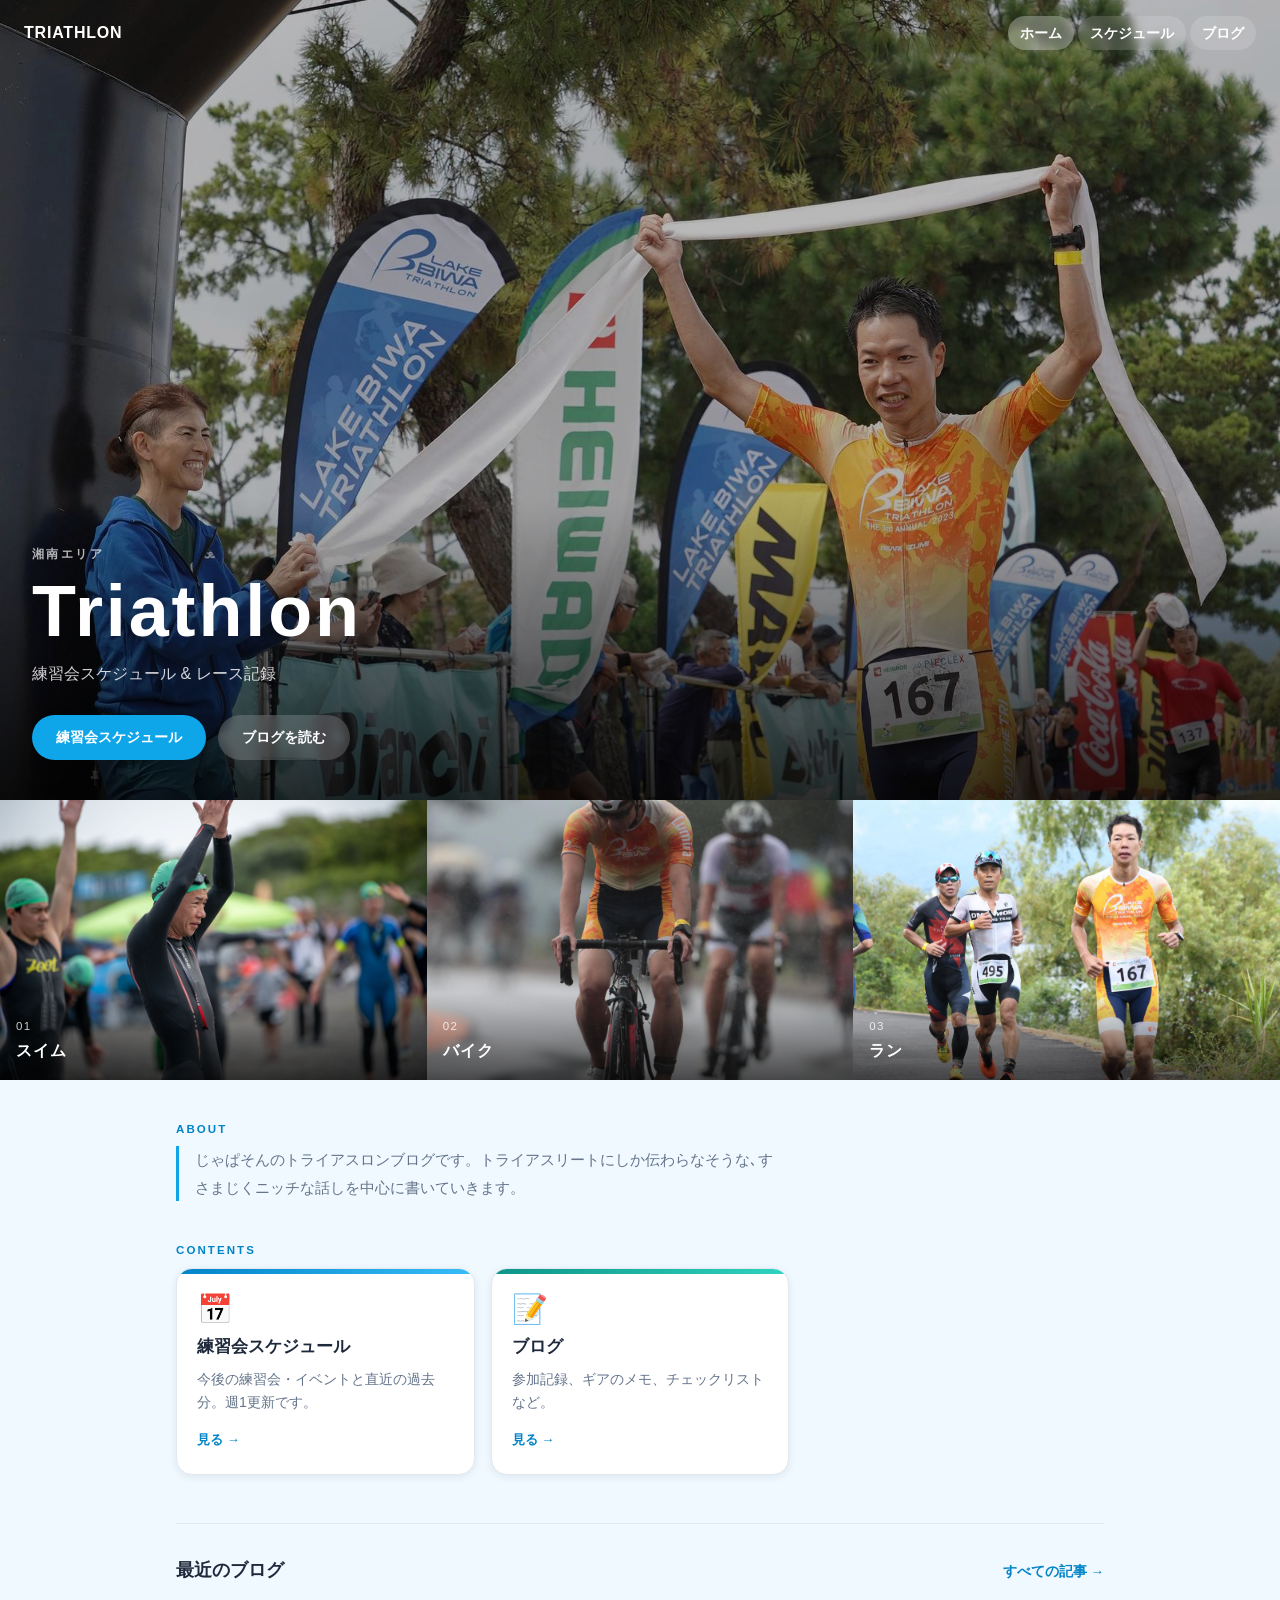
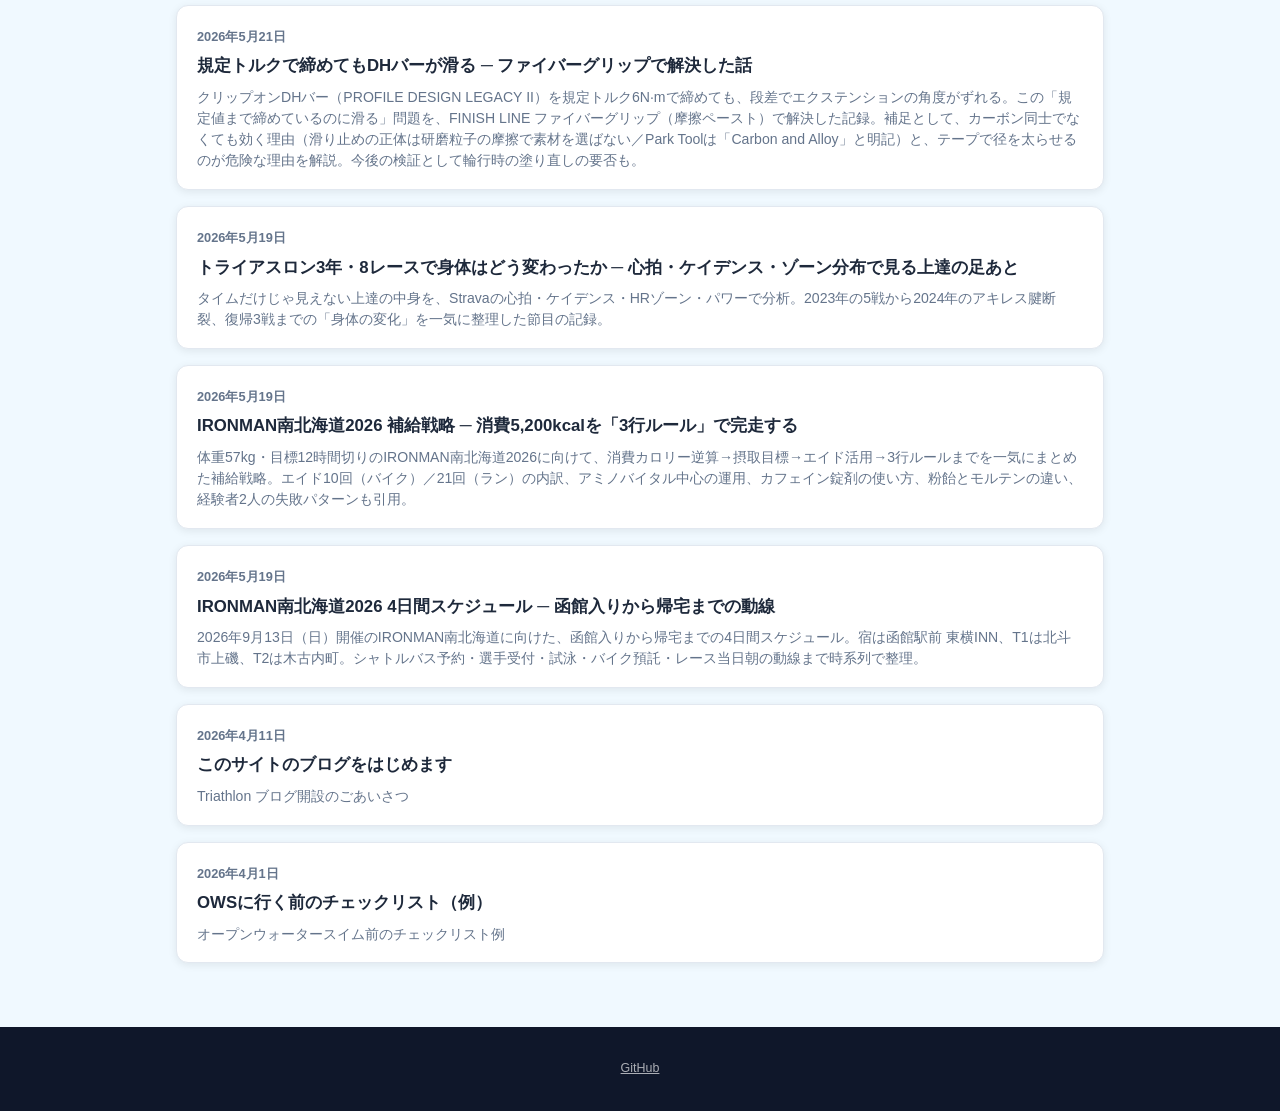
<file: index.html>
<!DOCTYPE html>
<html lang="ja">
  <head>
    <meta charset="UTF-8" />
    <meta name="viewport" content="width=device-width, initial-scale=1.0" />
    <meta name="description" content="じゃぱトラ(じゃぱそんのトライアスロンブログ)" />
    <link rel="canonical" href="https://japason0502.github.io/Triathlon/" />
    <meta property="og:type" content="website" />
    <meta property="og:title" content="じゃぱ✕トライアスロン" />
    <meta property="og:description" content="じゃぱトラ(じゃぱそんのトライアスロンブログ)" />
    <meta property="og:url" content="https://japason0502.github.io/Triathlon/" />
    <title>じゃぱ✕トライアスロン | ホーム</title>
    <link rel="stylesheet" href="assets/css/base.css" />
    <link rel="stylesheet" href="assets/css/home.css" />
    <script src="assets/js/analytics.js"></script>
  </head>
  <body class="layout-home">

    <!-- Floating header nav -->
    <header class="site-header">
      <a class="site-header-brand" href="index.html">TRIATHLON</a>
      <nav class="site-nav" aria-label="サイト内">
        <a href="index.html" aria-current="page">ホーム</a>
        <a href="schedule.html">スケジュール</a>
        <a href="blog/">ブログ</a>
      </nav>
    </header>

    <!-- Hero -->
    <section class="hero">
      <img
        class="hero-bg"
        src="assets/img/hero.jpg"
        alt="九十九里トライアスロン フィニッシュ"
        fetchpriority="high"
        decoding="async"
        width="1600"
        height="1067"
      />
      <div class="hero-overlay">
        <p class="hero-eyebrow">湘南エリア</p>
        <h1 class="hero-title">Triathlon</h1>
        <p class="hero-sub">練習会スケジュール &amp; レース記録</p>
        <div class="hero-btns">
          <a class="hero-btn hero-btn-primary" href="schedule.html">練習会スケジュール</a>
          <a class="hero-btn hero-btn-ghost" href="blog/">ブログを読む</a>
        </div>
      </div>
    </section>

    <!-- 3 Disciplines -->
    <div class="disciplines" aria-hidden="true">
      <div class="discipline">
        <img src="assets/img/swim.jpg" alt="スイム" loading="lazy" width="600" height="400" />
        <div class="discipline-label"><span>01</span>スイム</div>
      </div>
      <div class="discipline">
        <img class="img-focus-center" src="assets/img/bike.jpg" alt="バイク" loading="lazy" width="600" height="400" />
        <div class="discipline-label"><span>02</span>バイク</div>
      </div>
      <div class="discipline">
        <img src="assets/img/run.jpg" alt="ラン" loading="lazy" width="600" height="400" />
        <div class="discipline-label"><span>03</span>ラン</div>
      </div>
    </div>

    <!-- Main content -->
    <main>
      <div class="page-wrap">

        <p class="section-title">About</p>
        <p class="about-text">
          じゃぱそんのトライアスロンブログです。トライアスリートにしか伝わらなそうな､すさまじくニッチな話しを中心に書いていきます。
        </p>

        <p class="section-title">Contents</p>
        <div class="landing-cards">
          <a class="landing-card" href="schedule.html">
            <div class="card-accent card-accent-blue"></div>
            <div class="card-body">
              <div class="card-icon">📅</div>
              <h2>練習会スケジュール</h2>
              <p>今後の練習会・イベントと直近の過去分。週1更新です。</p>
              <span class="card-go">見る →</span>
            </div>
          </a>
          <a class="landing-card" href="blog/">
            <div class="card-accent card-accent-teal"></div>
            <div class="card-body">
              <div class="card-icon">📝</div>
              <h2>ブログ</h2>
              <p>参加記録、ギアのメモ、チェックリストなど。</p>
              <span class="card-go">見る →</span>
            </div>
          </a>
        </div>

        <section class="home-blog" aria-labelledby="home-blog-heading">
          <div class="home-blog-header">
            <h2 id="home-blog-heading">最近のブログ</h2>
            <p class="more-link"><a href="blog/">すべての記事 →</a></p>
          </div>
          <div id="home-blog-list" class="post-list"></div>
        </section>

      </div>
    </main>

    <footer class="site-footer">
      <p>
        <a href="https://github.com/japason0502/Triathlon">GitHub</a>
      </p>
    </footer>

    <script src="assets/js/blog-list.js"></script>
    <script>
      renderBlogList("#home-blog-list", { manifestUrl: "blog/posts.json", linkPrefix: "blog/" });
    </script>
  </body>
</html>
</file>
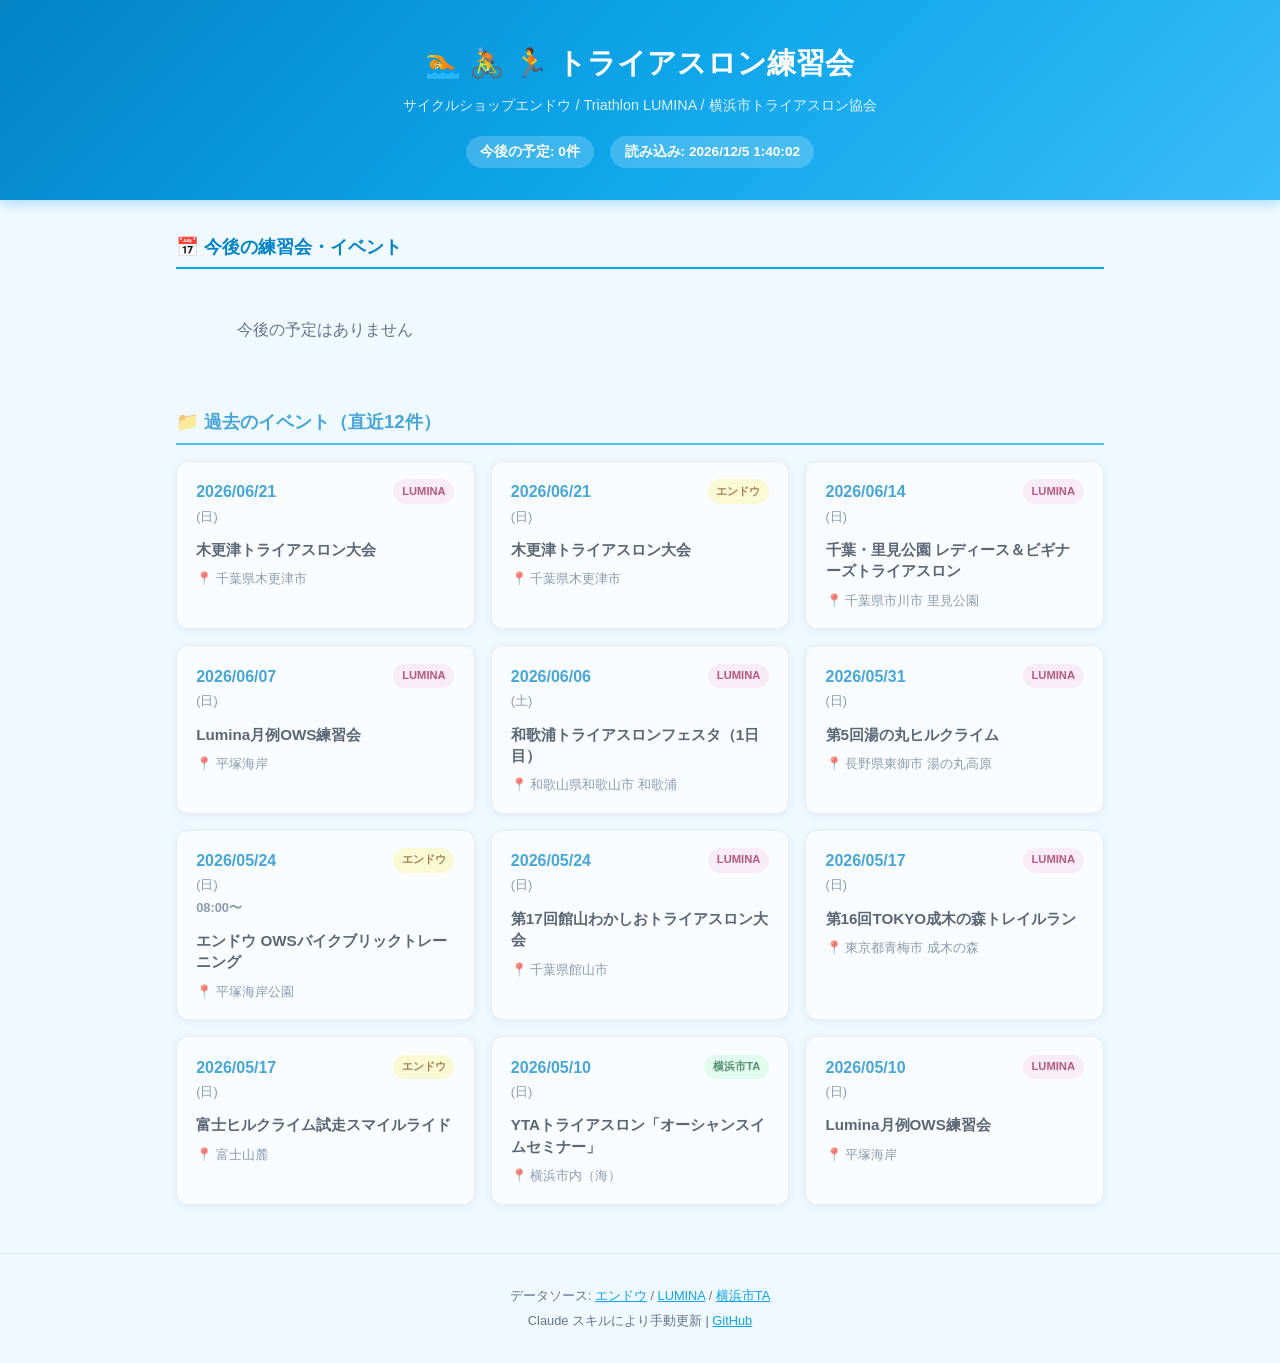
<file: schedule.html>
<!DOCTYPE html>
<html lang="ja">
<head>
<meta charset="UTF-8">
<meta name="viewport" content="width=device-width,initial-scale=1.0">
<title>🏊🚴🏃 トライアスロン練習会スケジュール</title>
<link rel="stylesheet" href="assets/css/base.css" />
<link rel="stylesheet" href="assets/css/schedule.css" />
<script src="assets/js/analytics.js"></script>
</head>
<body class="schedule-page">

<header>
  <h1>🏊 🚴 🏃 トライアスロン練習会</h1>
  <p>サイクルショップエンドウ / Triathlon LUMINA / 横浜市トライアスロン協会</p>
  <div class="stats">
    <span class="stat-chip" id="stat-count">読み込み中...</span>
    <span class="stat-chip" id="stat-updated">-</span>
  </div>
</header>

<main>
  <h2 class="section-title">📅 今後の練習会・イベント</h2>
  <div class="cards-grid" id="upcoming-grid">
    <p class="loading">データを読み込んでいます...</p>
  </div>

  <h2 class="section-title past-section">📁 過去のイベント（直近12件）</h2>
  <div class="cards-grid past-section" id="past-grid"></div>
</main>

<footer class="site-footer">
  <p>
    データソース:
    <a href="https://cycleshopendo.com/shop/post-25594.html">エンドウ</a> /
    <a href="https://triathlon-lumina.com/category/item/entry/">LUMINA</a> /
    <a href="https://www.kn-tu.or.jp/yta/news/recruiting-participants">横浜市TA</a>
  </p>
  <p>
    Claude スキルにより手動更新 |
    <a href="https://github.com/japason0502/Triathlon">GitHub</a>
  </p>
</footer>

<script>
const SOURCE_STYLES = {
  "エンドウ練習会": { bg: "#fef9c3", fg: "#854d0e", label: "エンドウ" },
  "LUMINA":        { bg: "#fce7f3", fg: "#9d174d", label: "LUMINA" },
  "横浜市TA":      { bg: "#dcfce7", fg: "#166534", label: "横浜市TA" },
};

function escapeHtml(str) {
  return String(str)
    .replace(/&/g, "&amp;")
    .replace(/</g, "&lt;")
    .replace(/>/g, "&gt;")
    .replace(/"/g, "&quot;");
}

function buildCard(ev) {
  const style = SOURCE_STYLES[ev.source] || { bg: "#f1f5f9", fg: "#334155", label: ev.source || "" };
  const timeHtml    = ev.time    ? `<span class="time">${escapeHtml(ev.time)}〜</span>` : "";
  const weekdayHtml = ev.weekday ? `<span class="weekday">(${escapeHtml(ev.weekday)})</span>` : "";

  return `
    <a class="card" href="${escapeHtml(ev.url || "#")}" target="_blank" rel="noopener">
      <div class="card-header">
        <div class="date-badge">
          <span class="date-main">${escapeHtml(ev.date || "")}</span>
          ${weekdayHtml}
          ${timeHtml}
        </div>
        <span class="badge" style="background:${style.bg};color:${style.fg}">${escapeHtml(style.label)}</span>
      </div>
      <div class="card-body">
        <h3 class="event-title">${escapeHtml(ev.title || "")}</h3>
        <p class="event-place">📍 ${escapeHtml(ev.place || "")}</p>
      </div>
    </a>`;
}

async function loadEvents() {
  let events;
  try {
    const res = await fetch('./triathlon_events.json');
    if (!res.ok) throw new Error(`HTTP ${res.status}`);
    events = await res.json();
  } catch (e) {
    document.getElementById("upcoming-grid").innerHTML =
      `<p class="empty">データの読み込みに失敗しました (${e.message})</p>`;
    return;
  }

  const nowIso = new Date().toISOString();
  const upcoming = events
    .filter(e => (e.sort_key || "") >= nowIso)
    .sort((a, b) => a.sort_key.localeCompare(b.sort_key));
  const past = events
    .filter(e => (e.sort_key || "") < nowIso)
    .sort((a, b) => a.sort_key.localeCompare(b.sort_key));

  // 今後
  const upGrid = document.getElementById("upcoming-grid");
  upGrid.innerHTML = upcoming.length
    ? upcoming.map(buildCard).join("")
    : '<p class="empty">今後の予定はありません</p>';

  // 過去（直近12件・新しい順）
  const pastGrid = document.getElementById("past-grid");
  pastGrid.innerHTML = past.length
    ? past.slice(-12).reverse().map(buildCard).join("")
    : '<p class="empty">過去のイベントはありません</p>';

  // ヘッダー統計
  document.getElementById("stat-count").textContent = `今後の予定: ${upcoming.length}件`;

  // JSON内の最終更新日時を表示（あれば）
  // ※スキルが updated_at フィールドを書き込む場合はそちらを使う
  const updatedAt = events._updated_at;  // 将来的な拡張用
  document.getElementById("stat-updated").textContent = updatedAt
    ? `更新: ${updatedAt}`
    : `読み込み: ${new Date().toLocaleString("ja-JP", { timeZone: "Asia/Tokyo" })}`;
}

loadEvents();
</script>
</body>
</html>
</file>
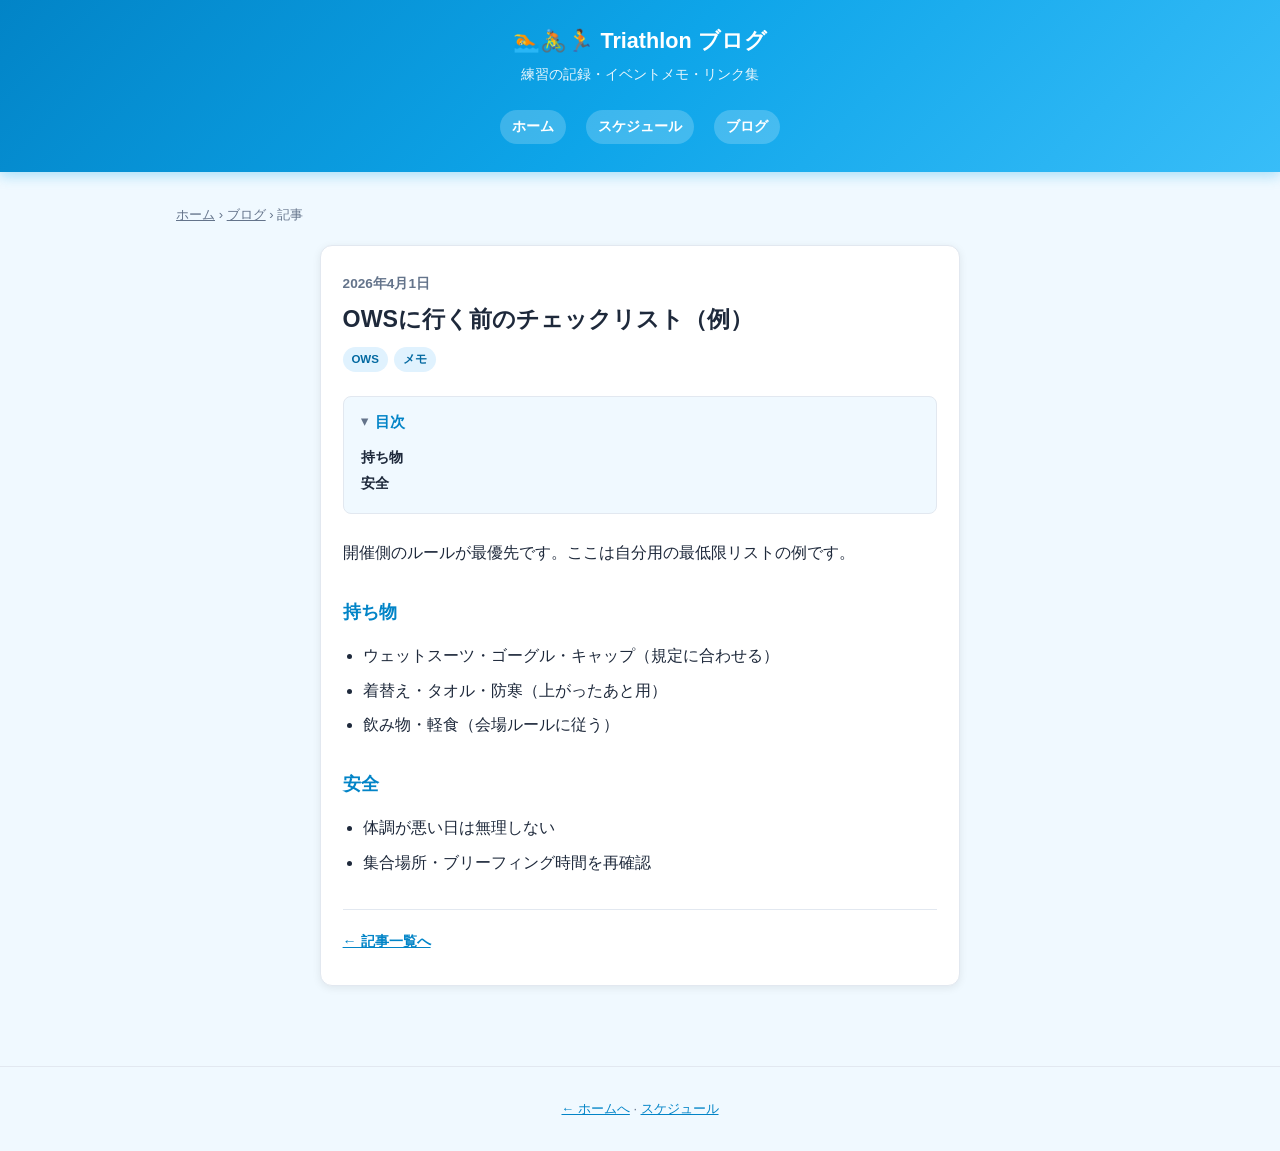
<file: blog/posts/2026-04-01-ows-checklist.html>
<!DOCTYPE html>
<html lang="ja">
  <head>
    <meta charset="UTF-8" />
    <meta name="viewport" content="width=device-width, initial-scale=1.0" />
    <meta name="description" content="オープンウォータースイム前のチェックリスト例" />
    <link rel="canonical" href="https://japason0502.github.io/Triathlon/blog/posts/2026-04-01-ows-checklist.html" />
    <meta property="og:type" content="article" />
    <meta property="og:title" content="OWSに行く前のチェックリスト（例）" />
    <meta property="og:description" content="オープンウォータースイム前のチェックリスト例" />
    <meta property="og:url" content="https://japason0502.github.io/Triathlon/blog/posts/2026-04-01-ows-checklist.html" />
    <title>OWSに行く前のチェックリスト（例） | Triathlon</title>
    <link rel="stylesheet" href="../../assets/css/base.css" />
    <link rel="stylesheet" href="../../assets/css/blog.css" />
    <script src="../../assets/js/analytics.js"></script>
    <script src="../../assets/js/toc.js" defer></script>
  </head>
  <body>
    <header class="site-header">
      <h1>🏊🚴🏃 Triathlon ブログ</h1>
      <p>練習の記録・イベントメモ・リンク集</p>
      <nav class="site-nav" aria-label="サイト内">
        <a href="../../index.html">ホーム</a>
        <a href="../../schedule.html">スケジュール</a>
        <a href="../index.html">ブログ</a>
      </nav>
    </header>
    <main>
      <nav class="breadcrumb" aria-label="パンくず">
        <a href="../../index.html">ホーム</a> › <a href="../index.html">ブログ</a> › 記事
      </nav>
      <article class="post">
        <header class="post-header">
          <time datetime="2026-04-01">2026年4月1日</time>
          <h1>OWSに行く前のチェックリスト（例）</h1>
          <div class="post-tags"><span class="tag">OWS</span><span class="tag">メモ</span></div>
        </header>
        <div class="post-body">
          <p>開催側のルールが最優先です。ここは自分用の最低限リストの例です。</p>
          <h2>持ち物</h2>
          <ul>
            <li>ウェットスーツ・ゴーグル・キャップ（規定に合わせる）</li>
            <li>着替え・タオル・防寒（上がったあと用）</li>
            <li>飲み物・軽食（会場ルールに従う）</li>
          </ul>
          <h2>安全</h2>
          <ul>
            <li>体調が悪い日は無理しない</li>
            <li>集合場所・ブリーフィング時間を再確認</li>
          </ul>
        </div>
        <footer class="post-footer">
          <a href="../index.html">← 記事一覧へ</a>
        </footer>
      </article>
    </main>
    <footer class="site-footer">
      <p><a href="../../index.html">← ホームへ</a> · <a href="../../schedule.html">スケジュール</a></p>
    </footer>
  </body>
</html>
</file>
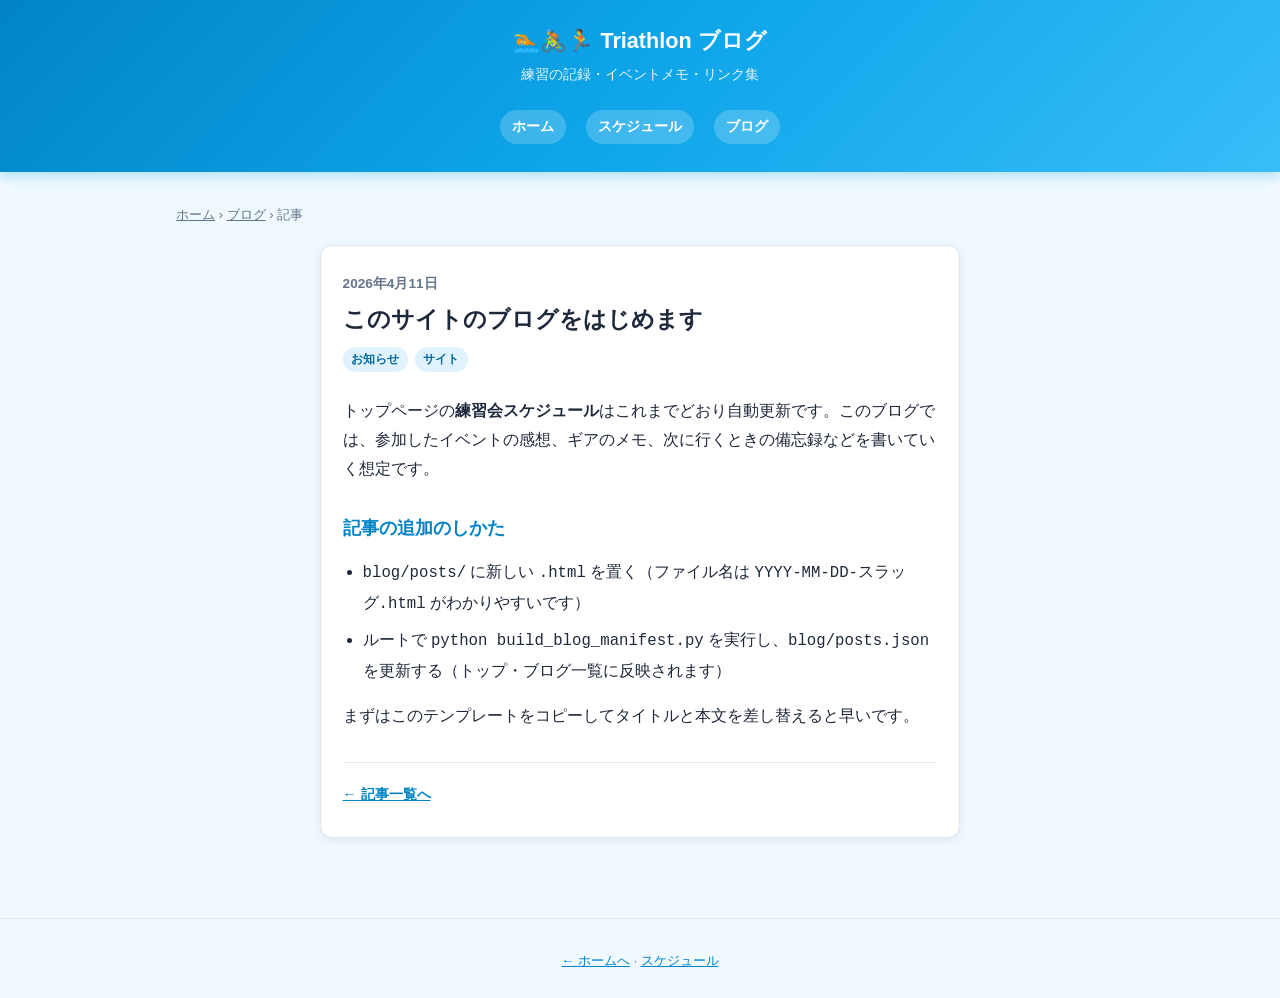
<file: blog/posts/2026-04-11-blog-start.html>
<!DOCTYPE html>
<html lang="ja">
  <head>
    <meta charset="UTF-8" />
    <meta name="viewport" content="width=device-width, initial-scale=1.0" />
    <meta name="description" content="Triathlon ブログ開設のごあいさつ" />
    <link rel="canonical" href="https://japason0502.github.io/Triathlon/blog/posts/2026-04-11-blog-start.html" />
    <meta property="og:type" content="article" />
    <meta property="og:title" content="このサイトのブログをはじめます" />
    <meta property="og:description" content="Triathlon ブログ開設のごあいさつ" />
    <meta property="og:url" content="https://japason0502.github.io/Triathlon/blog/posts/2026-04-11-blog-start.html" />
    <title>このサイトのブログをはじめます | Triathlon</title>
    <link rel="stylesheet" href="../../assets/css/base.css" />
    <link rel="stylesheet" href="../../assets/css/blog.css" />
    <script src="../../assets/js/analytics.js"></script>
    <script src="../../assets/js/toc.js" defer></script>
  </head>
  <body>
    <header class="site-header">
      <h1>🏊🚴🏃 Triathlon ブログ</h1>
      <p>練習の記録・イベントメモ・リンク集</p>
      <nav class="site-nav" aria-label="サイト内">
        <a href="../../index.html">ホーム</a>
        <a href="../../schedule.html">スケジュール</a>
        <a href="../index.html">ブログ</a>
      </nav>
    </header>
    <main>
      <nav class="breadcrumb" aria-label="パンくず">
        <a href="../../index.html">ホーム</a> › <a href="../index.html">ブログ</a> › 記事
      </nav>
      <article class="post">
        <header class="post-header">
          <time datetime="2026-04-11">2026年4月11日</time>
          <h1>このサイトのブログをはじめます</h1>
          <div class="post-tags"><span class="tag">お知らせ</span><span class="tag">サイト</span></div>
        </header>
        <div class="post-body">
          <p>
            トップページの<strong>練習会スケジュール</strong>はこれまでどおり自動更新です。このブログでは、参加したイベントの感想、ギアのメモ、次に行くときの備忘録などを書いていく想定です。
          </p>
          <h2>記事の追加のしかた</h2>
          <ul>
            <li><code>blog/posts/</code> に新しい <code>.html</code> を置く（ファイル名は <code>YYYY-MM-DD-スラッグ.html</code> がわかりやすいです）</li>
            <li>ルートで <code>python build_blog_manifest.py</code> を実行し、<code>blog/posts.json</code> を更新する（トップ・ブログ一覧に反映されます）</li>
          </ul>
          <p>まずはこのテンプレートをコピーしてタイトルと本文を差し替えると早いです。</p>
        </div>
        <footer class="post-footer">
          <a href="../index.html">← 記事一覧へ</a>
        </footer>
      </article>
    </main>
    <footer class="site-footer">
      <p><a href="../../index.html">← ホームへ</a> · <a href="../../schedule.html">スケジュール</a></p>
    </footer>
  </body>
</html>
</file>
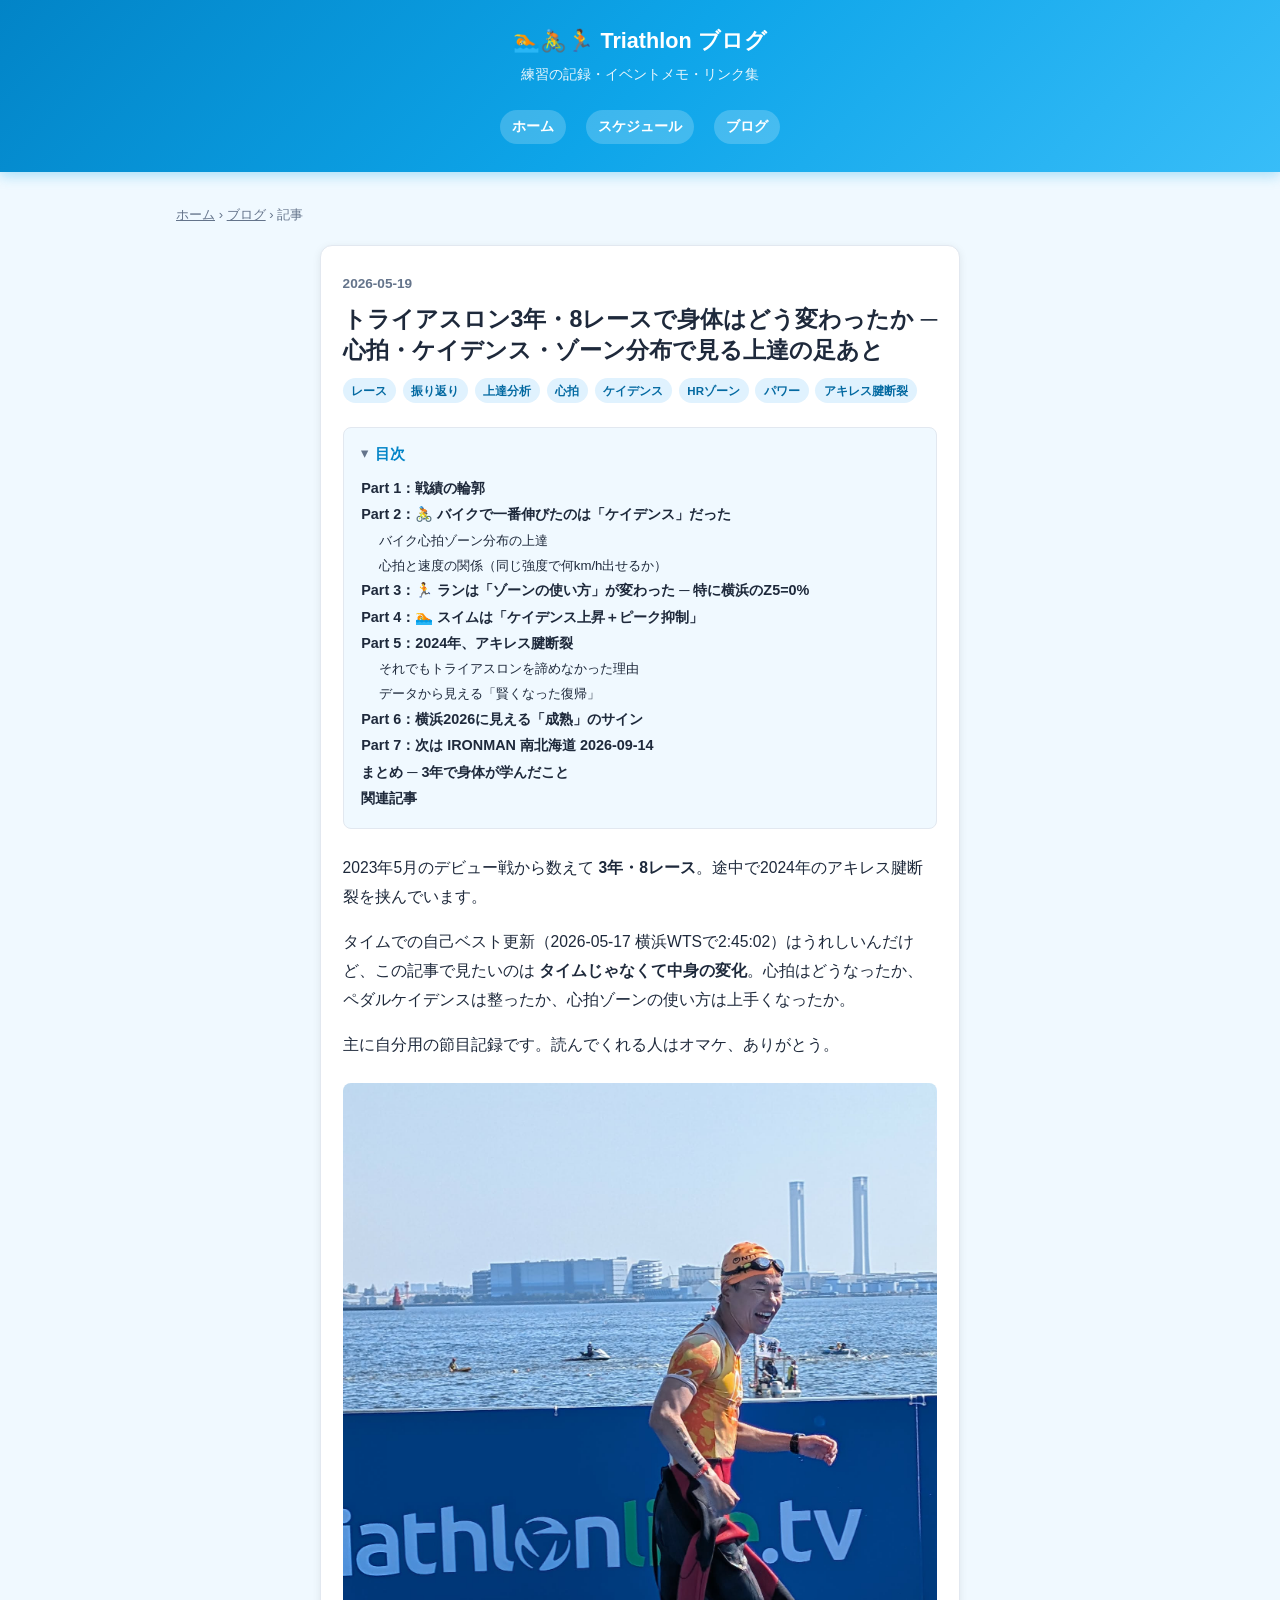
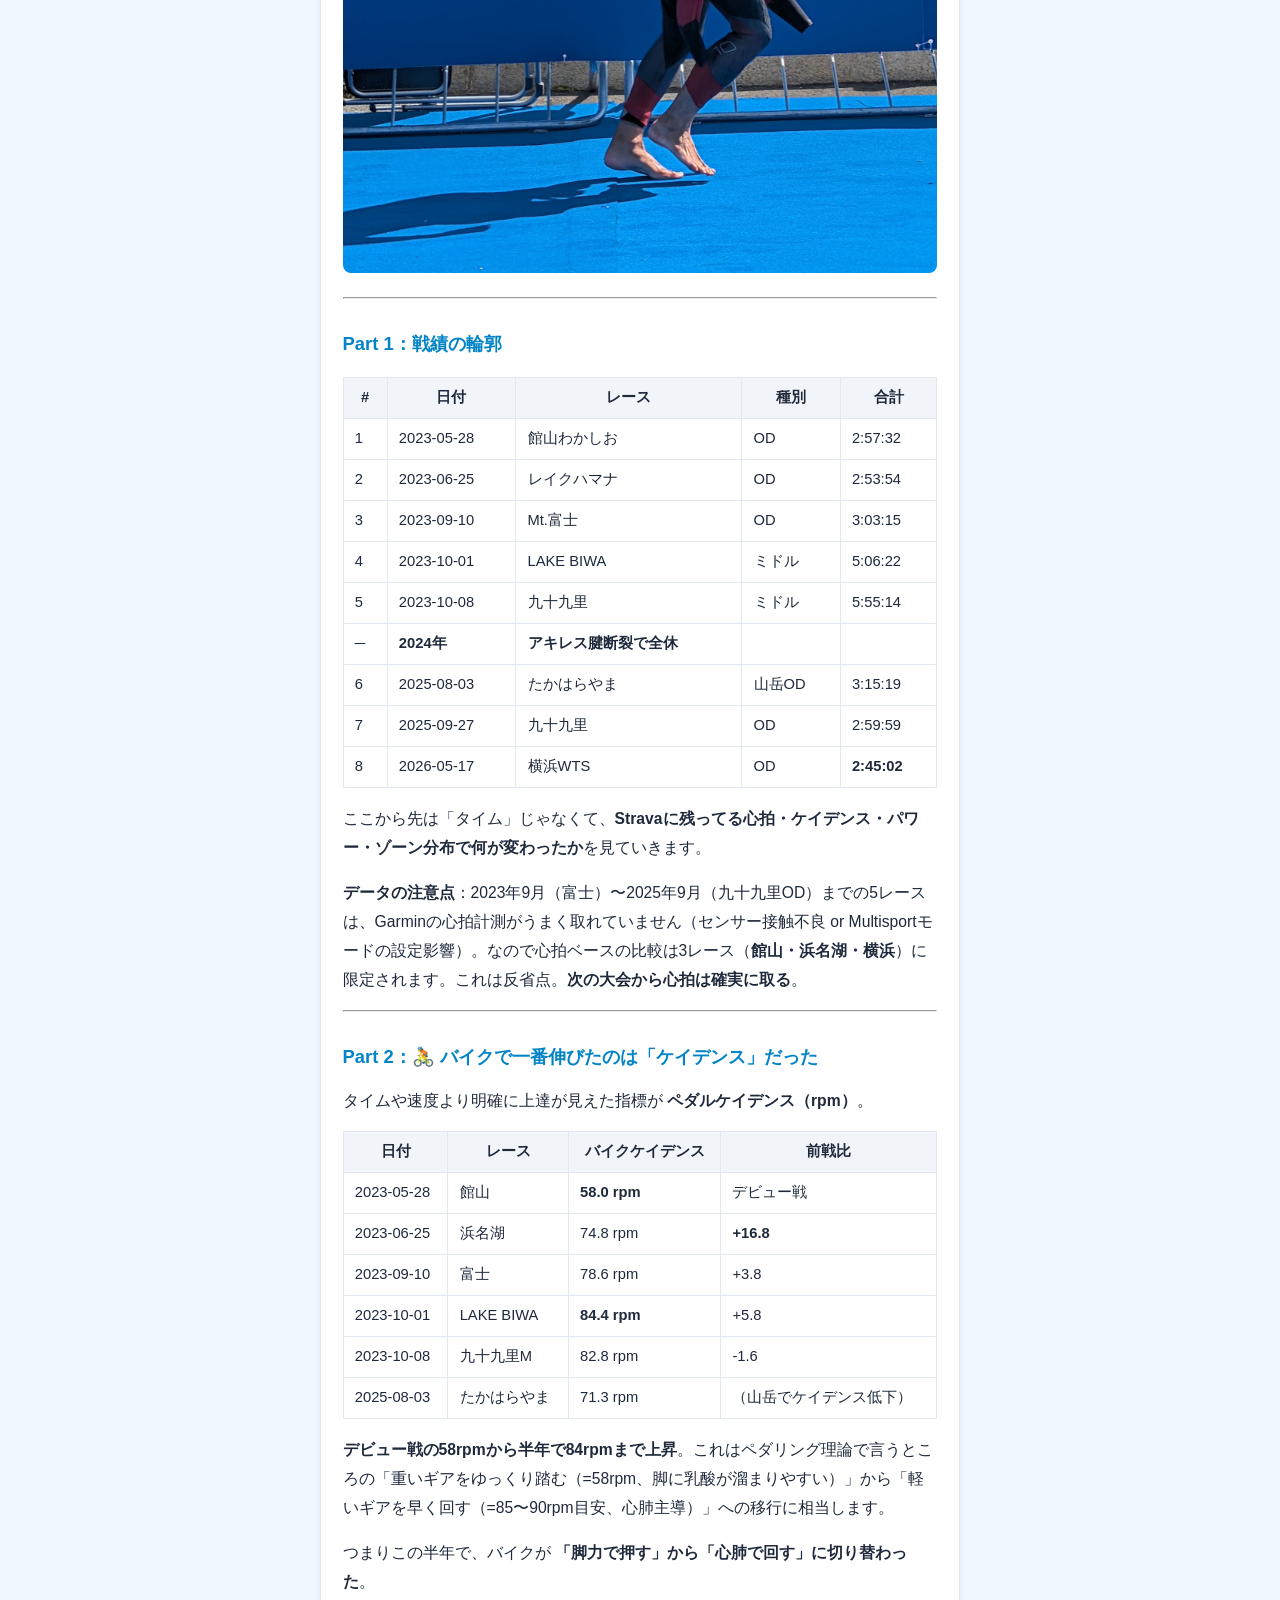
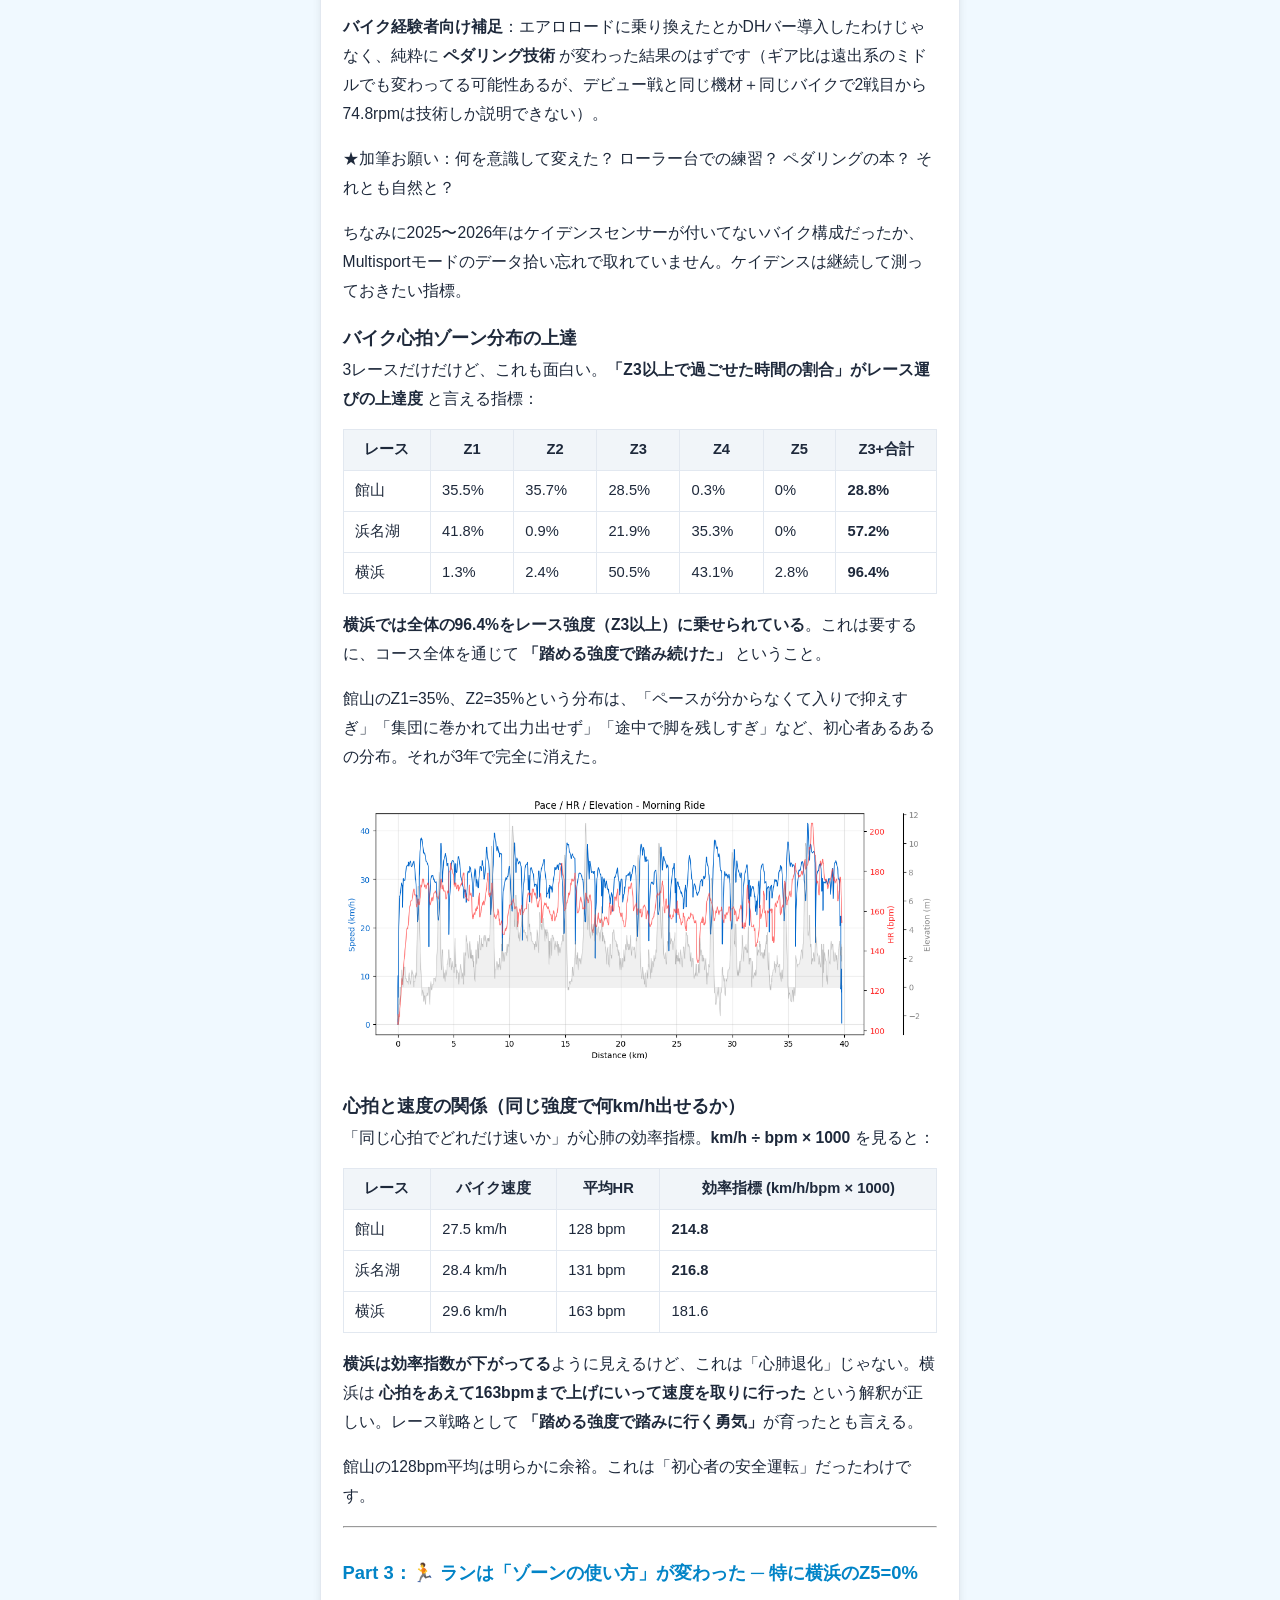
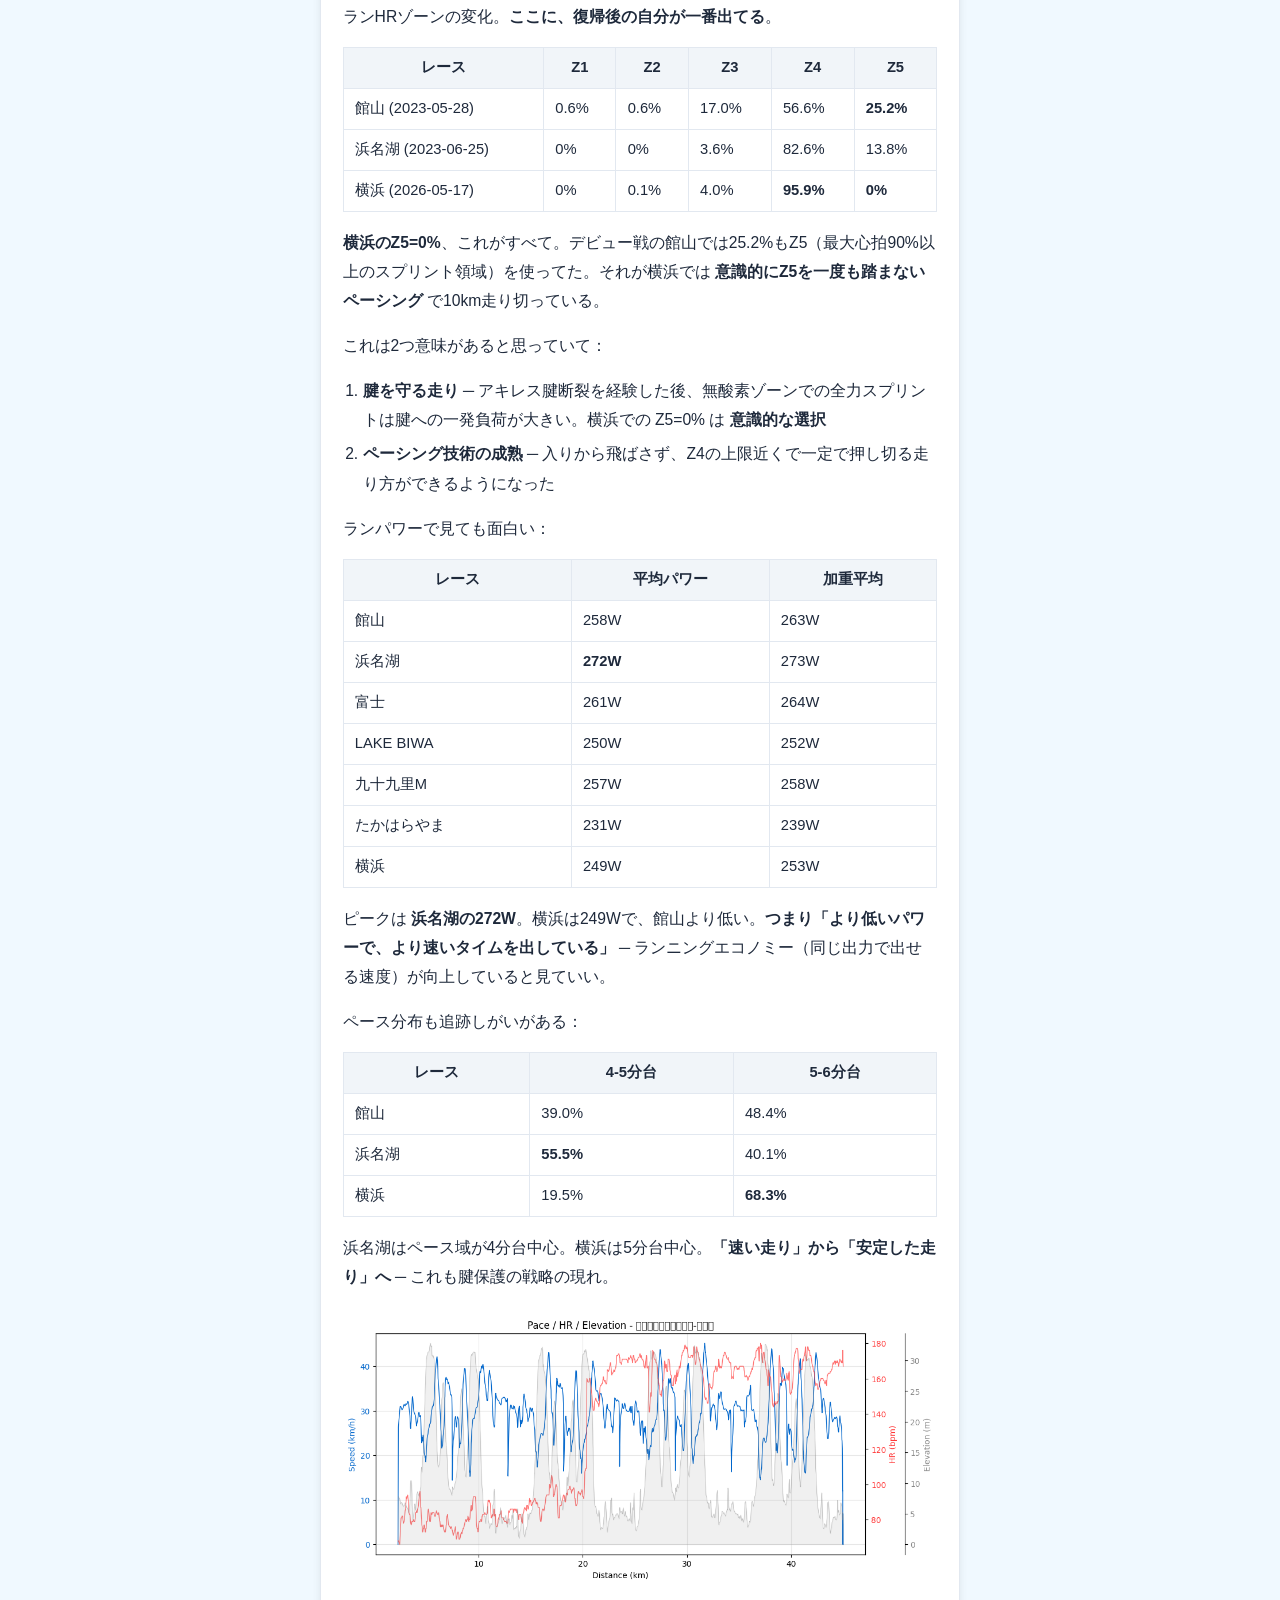
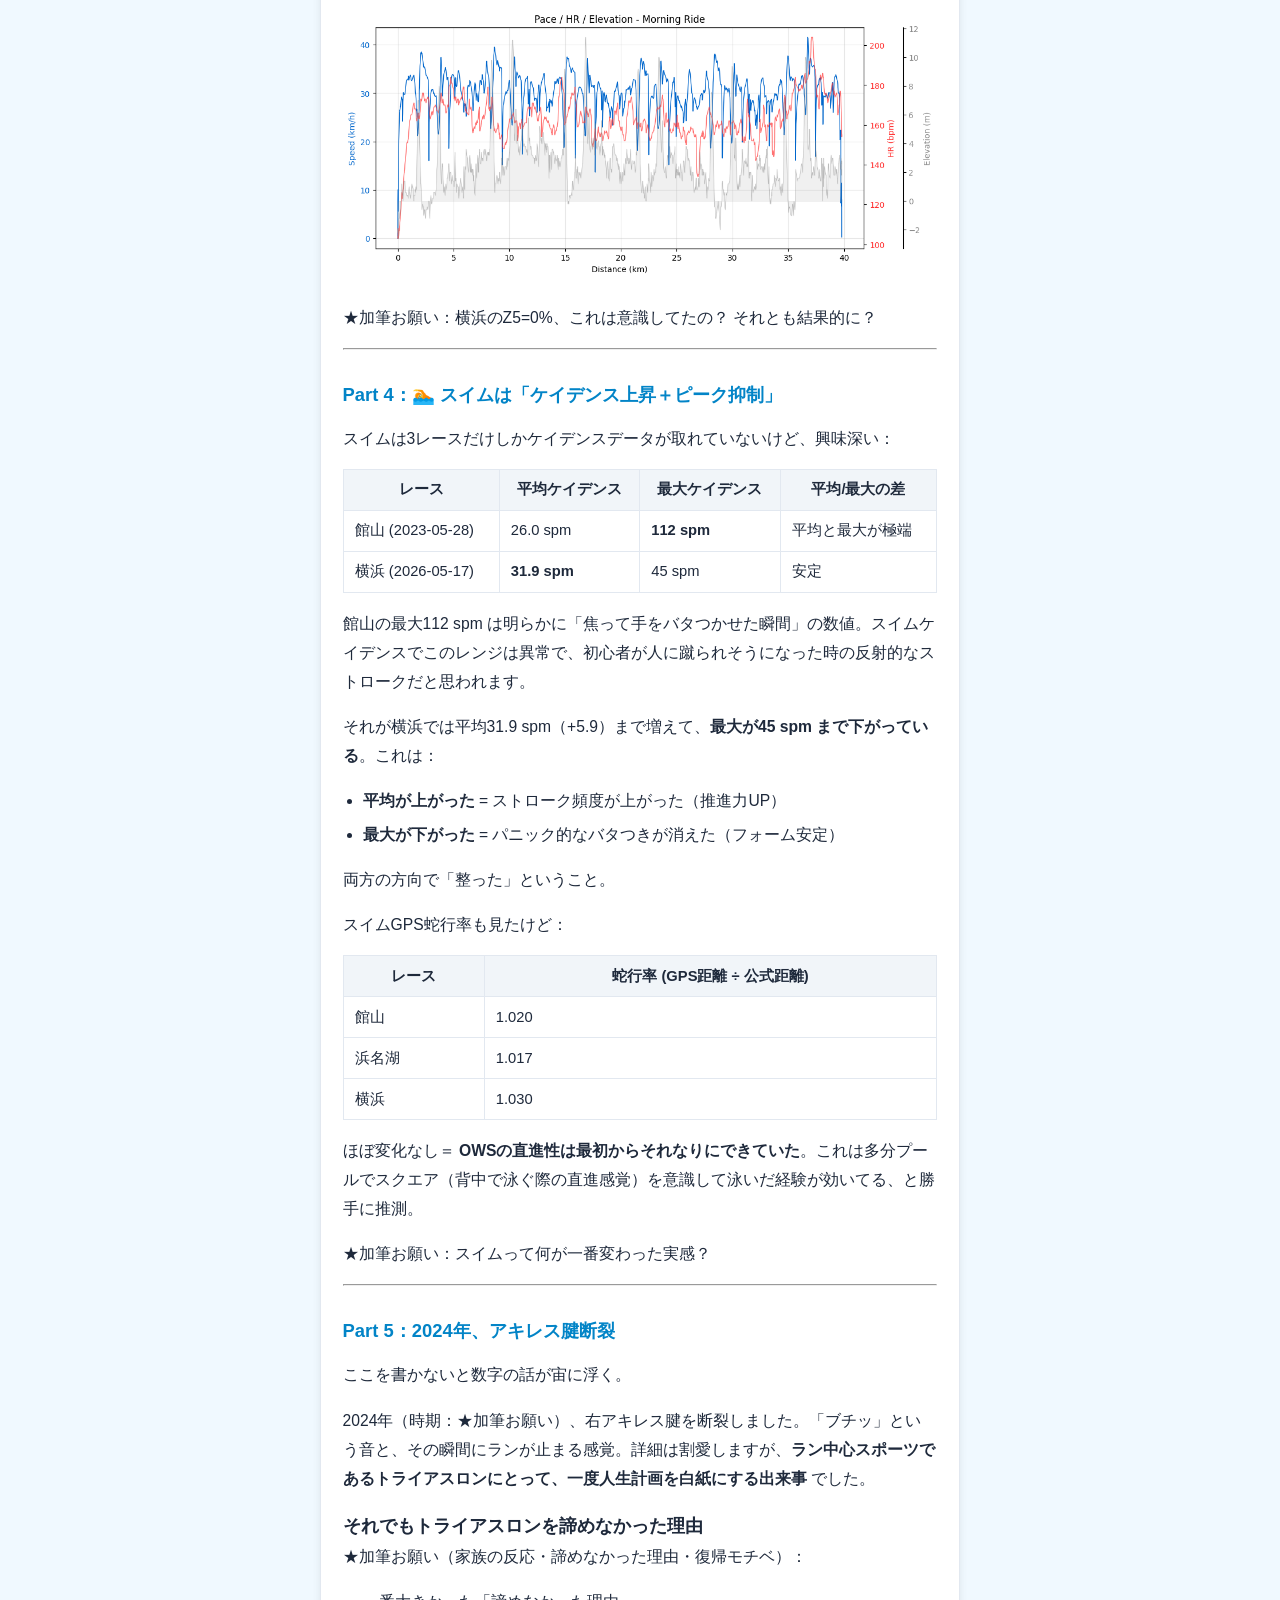
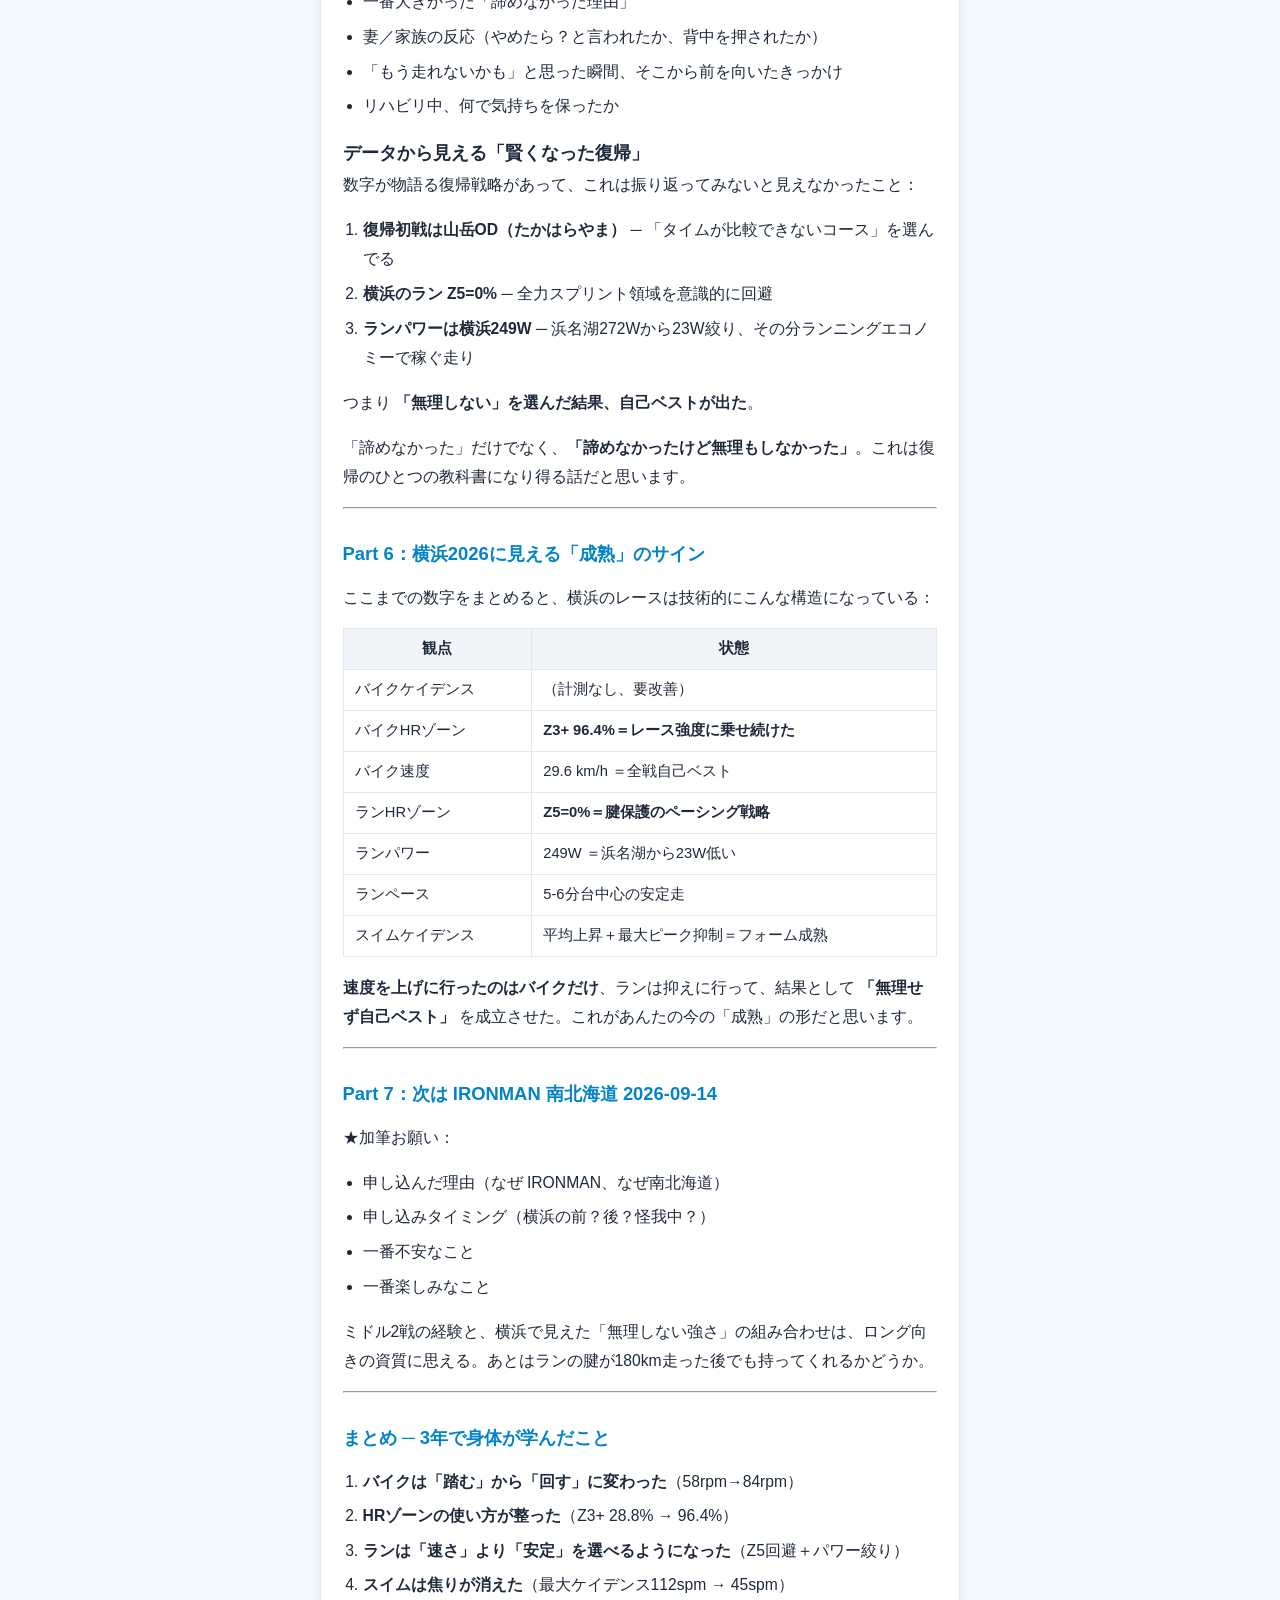
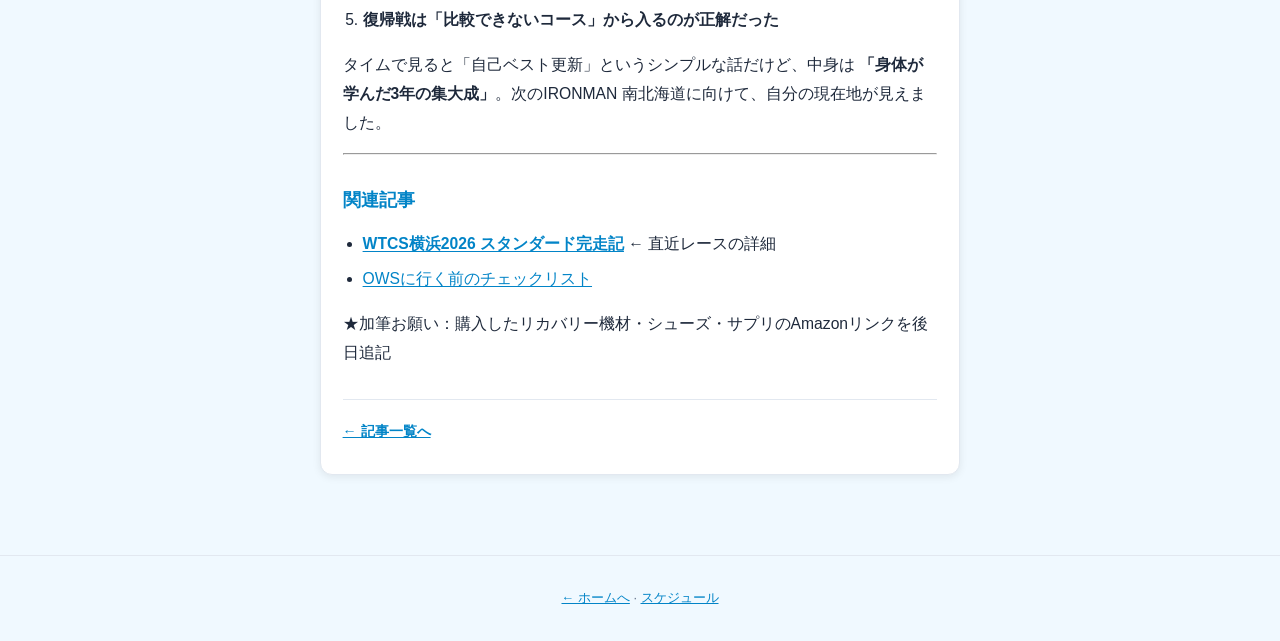
<file: blog/posts/2026-05-19-all-races-recap.html>
<!DOCTYPE html>
<html lang="ja">
  <head>
    <meta charset="UTF-8" />
    <meta name="viewport" content="width=device-width, initial-scale=1.0" />
    <meta name="description" content="タイムだけじゃ見えない上達の中身を、Stravaの心拍・ケイデンス・HRゾーン・パワーで分析。2023年の5戦から2024年のアキレス腱断裂、復帰3戦までの「身体の変化」を一気に整理した節目の記録。" />
    <link rel="canonical" href="https://japason0502.github.io/Triathlon/blog/posts/2026-05-19-all-races-recap.html" />
    <meta property="og:type" content="article" />
    <meta property="og:title" content="トライアスロン3年・8レースで身体はどう変わったか ─ 心拍・ケイデンス・ゾーン分布で見る上達の足あと" />
    <meta property="og:description" content="タイムだけじゃ見えない上達の中身を、Stravaの心拍・ケイデンス・HRゾーン・パワーで分析。2023年の5戦から2024年のアキレス腱断裂、復帰3戦までの「身体の変化」を一気に整理した節目の記録。" />
    <meta property="og:url" content="https://japason0502.github.io/Triathlon/blog/posts/2026-05-19-all-races-recap.html" />
    <title>トライアスロン3年・8レースで身体はどう変わったか ─ 心拍・ケイデンス・ゾーン分布で見る上達の足あと | Triathlon</title>
    <link rel="stylesheet" href="../../assets/css/base.css" />
    <link rel="stylesheet" href="../../assets/css/blog.css" />
    <script src="../../assets/js/analytics.js"></script>
    <script src="../../assets/js/toc.js" defer></script>
    <script async src="https://platform.twitter.com/widgets.js" charset="utf-8"></script>
  </head>
  <body>
    <header class="site-header">
      <h1>🏊🚴🏃 Triathlon ブログ</h1>
      <p>練習の記録・イベントメモ・リンク集</p>
      <nav class="site-nav" aria-label="サイト内">
        <a href="../../index.html">ホーム</a>
        <a href="../../schedule.html">スケジュール</a>
        <a href="../index.html">ブログ</a>
      </nav>
    </header>
    <main>
      <nav class="breadcrumb" aria-label="パンくず">
        <a href="../../index.html">ホーム</a> › <a href="../index.html">ブログ</a> › 記事
      </nav>
      <article class="post">
        <header class="post-header">
          <time datetime="2026-05-19">2026-05-19</time>
          <h1>トライアスロン3年・8レースで身体はどう変わったか ─ 心拍・ケイデンス・ゾーン分布で見る上達の足あと</h1>
          <div class="post-tags"><span class="tag">レース</span><span class="tag">振り返り</span><span class="tag">上達分析</span><span class="tag">心拍</span><span class="tag">ケイデンス</span><span class="tag">HRゾーン</span><span class="tag">パワー</span><span class="tag">アキレス腱断裂</span></div>
        </header>
        <div class="post-body">
<p>2023年5月のデビュー戦から数えて <strong>3年・8レース</strong>。途中で2024年のアキレス腱断裂を挟んでいます。</p>
<p>タイムでの自己ベスト更新（2026-05-17 横浜WTSで2:45:02）はうれしいんだけど、この記事で見たいのは <strong>タイムじゃなくて中身の変化</strong>。心拍はどうなったか、ペダルケイデンスは整ったか、心拍ゾーンの使い方は上手くなったか。</p>
<p>主に自分用の節目記録です。読んでくれる人はオマケ、ありがとう。</p>
<p><img alt="横浜WTS2026 スイムフィニッシュ（友人撮影）" src="../../assets/img/races/2026-05-19_all_races_recap/yokohama_swim_finish.jpeg" /></p>
<hr />
<h2>Part 1：戦績の輪郭</h2>
<table>
<thead>
<tr>
<th>#</th>
<th>日付</th>
<th>レース</th>
<th>種別</th>
<th>合計</th>
</tr>
</thead>
<tbody>
<tr>
<td>1</td>
<td>2023-05-28</td>
<td>館山わかしお</td>
<td>OD</td>
<td>2:57:32</td>
</tr>
<tr>
<td>2</td>
<td>2023-06-25</td>
<td>レイクハマナ</td>
<td>OD</td>
<td>2:53:54</td>
</tr>
<tr>
<td>3</td>
<td>2023-09-10</td>
<td>Mt.富士</td>
<td>OD</td>
<td>3:03:15</td>
</tr>
<tr>
<td>4</td>
<td>2023-10-01</td>
<td>LAKE BIWA</td>
<td>ミドル</td>
<td>5:06:22</td>
</tr>
<tr>
<td>5</td>
<td>2023-10-08</td>
<td>九十九里</td>
<td>ミドル</td>
<td>5:55:14</td>
</tr>
<tr>
<td>─</td>
<td><strong>2024年</strong></td>
<td><strong>アキレス腱断裂で全休</strong></td>
<td></td>
<td></td>
</tr>
<tr>
<td>6</td>
<td>2025-08-03</td>
<td>たかはらやま</td>
<td>山岳OD</td>
<td>3:15:19</td>
</tr>
<tr>
<td>7</td>
<td>2025-09-27</td>
<td>九十九里</td>
<td>OD</td>
<td>2:59:59</td>
</tr>
<tr>
<td>8</td>
<td>2026-05-17</td>
<td>横浜WTS</td>
<td>OD</td>
<td><strong>2:45:02</strong></td>
</tr>
</tbody>
</table>
<p>ここから先は「タイム」じゃなくて、<strong>Stravaに残ってる心拍・ケイデンス・パワー・ゾーン分布で何が変わったか</strong>を見ていきます。</p>
<blockquote>
<p><strong>データの注意点</strong>：2023年9月（富士）〜2025年9月（九十九里OD）までの5レースは、Garminの心拍計測がうまく取れていません（センサー接触不良 or Multisportモードの設定影響）。なので心拍ベースの比較は3レース（<strong>館山・浜名湖・横浜</strong>）に限定されます。これは反省点。<strong>次の大会から心拍は確実に取る</strong>。</p>
</blockquote>
<hr />
<h2>Part 2：🚴 バイクで一番伸びたのは「ケイデンス」だった</h2>
<p>タイムや速度より明確に上達が見えた指標が <strong>ペダルケイデンス（rpm）</strong>。</p>
<table>
<thead>
<tr>
<th>日付</th>
<th>レース</th>
<th>バイクケイデンス</th>
<th>前戦比</th>
</tr>
</thead>
<tbody>
<tr>
<td>2023-05-28</td>
<td>館山</td>
<td><strong>58.0 rpm</strong></td>
<td>デビュー戦</td>
</tr>
<tr>
<td>2023-06-25</td>
<td>浜名湖</td>
<td>74.8 rpm</td>
<td><strong>+16.8</strong></td>
</tr>
<tr>
<td>2023-09-10</td>
<td>富士</td>
<td>78.6 rpm</td>
<td>+3.8</td>
</tr>
<tr>
<td>2023-10-01</td>
<td>LAKE BIWA</td>
<td><strong>84.4 rpm</strong></td>
<td>+5.8</td>
</tr>
<tr>
<td>2023-10-08</td>
<td>九十九里M</td>
<td>82.8 rpm</td>
<td>-1.6</td>
</tr>
<tr>
<td>2025-08-03</td>
<td>たかはらやま</td>
<td>71.3 rpm</td>
<td>（山岳でケイデンス低下）</td>
</tr>
</tbody>
</table>
<p><strong>デビュー戦の58rpmから半年で84rpmまで上昇</strong>。これはペダリング理論で言うところの「重いギアをゆっくり踏む（=58rpm、脚に乳酸が溜まりやすい）」から「軽いギアを早く回す（=85〜90rpm目安、心肺主導）」への移行に相当します。</p>
<p>つまりこの半年で、バイクが <strong>「脚力で押す」から「心肺で回す」に切り替わった</strong>。</p>
<blockquote>
<p><strong>バイク経験者向け補足</strong>：エアロロードに乗り換えたとかDHバー導入したわけじゃなく、純粋に <strong>ペダリング技術</strong> が変わった結果のはずです（ギア比は遠出系のミドルでも変わってる可能性あるが、デビュー戦と同じ機材＋同じバイクで2戦目から74.8rpmは技術しか説明できない）。</p>
</blockquote>
<p>★加筆お願い：何を意識して変えた？ ローラー台での練習？ ペダリングの本？ それとも自然と？</p>
<p>ちなみに2025〜2026年はケイデンスセンサーが付いてないバイク構成だったか、Multisportモードのデータ拾い忘れで取れていません。ケイデンスは継続して測っておきたい指標。</p>
<h3>バイク心拍ゾーン分布の上達</h3>
<p>3レースだけだけど、これも面白い。<strong>「Z3以上で過ごせた時間の割合」がレース運びの上達度</strong> と言える指標：</p>
<table>
<thead>
<tr>
<th>レース</th>
<th>Z1</th>
<th>Z2</th>
<th>Z3</th>
<th>Z4</th>
<th>Z5</th>
<th><strong>Z3+合計</strong></th>
</tr>
</thead>
<tbody>
<tr>
<td>館山</td>
<td>35.5%</td>
<td>35.7%</td>
<td>28.5%</td>
<td>0.3%</td>
<td>0%</td>
<td><strong>28.8%</strong></td>
</tr>
<tr>
<td>浜名湖</td>
<td>41.8%</td>
<td>0.9%</td>
<td>21.9%</td>
<td>35.3%</td>
<td>0%</td>
<td><strong>57.2%</strong></td>
</tr>
<tr>
<td>横浜</td>
<td>1.3%</td>
<td>2.4%</td>
<td>50.5%</td>
<td>43.1%</td>
<td>2.8%</td>
<td><strong>96.4%</strong></td>
</tr>
</tbody>
</table>
<p><strong>横浜では全体の96.4%をレース強度（Z3以上）に乗せられている</strong>。これは要するに、コース全体を通じて <strong>「踏める強度で踏み続けた」</strong> ということ。</p>
<p>館山のZ1=35%、Z2=35%という分布は、「ペースが分からなくて入りで抑えすぎ」「集団に巻かれて出力出せず」「途中で脚を残しすぎ」など、初心者あるあるの分布。それが3年で完全に消えた。</p>
<p><img alt="横浜 バイク時系列（心拍とペース）" src="../../assets/img/races/2026-05-19_all_races_recap/charts/18536655540_timeseries.png" /></p>
<h3>心拍と速度の関係（同じ強度で何km/h出せるか）</h3>
<p>「同じ心拍でどれだけ速いか」が心肺の効率指標。<strong>km/h ÷ bpm × 1000</strong> を見ると：</p>
<table>
<thead>
<tr>
<th>レース</th>
<th>バイク速度</th>
<th>平均HR</th>
<th>効率指標 (km/h/bpm × 1000)</th>
</tr>
</thead>
<tbody>
<tr>
<td>館山</td>
<td>27.5 km/h</td>
<td>128 bpm</td>
<td><strong>214.8</strong></td>
</tr>
<tr>
<td>浜名湖</td>
<td>28.4 km/h</td>
<td>131 bpm</td>
<td><strong>216.8</strong></td>
</tr>
<tr>
<td>横浜</td>
<td>29.6 km/h</td>
<td>163 bpm</td>
<td>181.6</td>
</tr>
</tbody>
</table>
<p><strong>横浜は効率指数が下がってる</strong>ように見えるけど、これは「心肺退化」じゃない。横浜は <strong>心拍をあえて163bpmまで上げにいって速度を取りに行った</strong> という解釈が正しい。レース戦略として <strong>「踏める強度で踏みに行く勇気」</strong>が育ったとも言える。</p>
<p>館山の128bpm平均は明らかに余裕。これは「初心者の安全運転」だったわけです。</p>
<hr />
<h2>Part 3：🏃 ランは「ゾーンの使い方」が変わった ─ 特に横浜のZ5=0%</h2>
<p>ランHRゾーンの変化。<strong>ここに、復帰後の自分が一番出てる</strong>。</p>
<table>
<thead>
<tr>
<th>レース</th>
<th>Z1</th>
<th>Z2</th>
<th>Z3</th>
<th>Z4</th>
<th>Z5</th>
</tr>
</thead>
<tbody>
<tr>
<td>館山 (2023-05-28)</td>
<td>0.6%</td>
<td>0.6%</td>
<td>17.0%</td>
<td>56.6%</td>
<td><strong>25.2%</strong></td>
</tr>
<tr>
<td>浜名湖 (2023-06-25)</td>
<td>0%</td>
<td>0%</td>
<td>3.6%</td>
<td>82.6%</td>
<td>13.8%</td>
</tr>
<tr>
<td>横浜 (2026-05-17)</td>
<td>0%</td>
<td>0.1%</td>
<td>4.0%</td>
<td><strong>95.9%</strong></td>
<td><strong>0%</strong></td>
</tr>
</tbody>
</table>
<p><strong>横浜のZ5=0%</strong>、これがすべて。デビュー戦の館山では25.2%もZ5（最大心拍90%以上のスプリント領域）を使ってた。それが横浜では <strong>意識的にZ5を一度も踏まないペーシング</strong> で10km走り切っている。</p>
<p>これは2つ意味があると思っていて：</p>
<ol>
<li><strong>腱を守る走り</strong> ─ アキレス腱断裂を経験した後、無酸素ゾーンでの全力スプリントは腱への一発負荷が大きい。横浜での Z5=0% は <strong>意識的な選択</strong></li>
<li><strong>ペーシング技術の成熟</strong> ─ 入りから飛ばさず、Z4の上限近くで一定で押し切る走り方ができるようになった</li>
</ol>
<p>ランパワーで見ても面白い：</p>
<table>
<thead>
<tr>
<th>レース</th>
<th>平均パワー</th>
<th>加重平均</th>
</tr>
</thead>
<tbody>
<tr>
<td>館山</td>
<td>258W</td>
<td>263W</td>
</tr>
<tr>
<td>浜名湖</td>
<td><strong>272W</strong></td>
<td>273W</td>
</tr>
<tr>
<td>富士</td>
<td>261W</td>
<td>264W</td>
</tr>
<tr>
<td>LAKE BIWA</td>
<td>250W</td>
<td>252W</td>
</tr>
<tr>
<td>九十九里M</td>
<td>257W</td>
<td>258W</td>
</tr>
<tr>
<td>たかはらやま</td>
<td>231W</td>
<td>239W</td>
</tr>
<tr>
<td>横浜</td>
<td>249W</td>
<td>253W</td>
</tr>
</tbody>
</table>
<p>ピークは <strong>浜名湖の272W</strong>。横浜は249Wで、館山より低い。<strong>つまり「より低いパワーで、より速いタイムを出している」</strong> ─ ランニングエコノミー（同じ出力で出せる速度）が向上していると見ていい。</p>
<p>ペース分布も追跡しがいがある：</p>
<table>
<thead>
<tr>
<th>レース</th>
<th>4-5分台</th>
<th>5-6分台</th>
</tr>
</thead>
<tbody>
<tr>
<td>館山</td>
<td>39.0%</td>
<td>48.4%</td>
</tr>
<tr>
<td>浜名湖</td>
<td><strong>55.5%</strong></td>
<td>40.1%</td>
</tr>
<tr>
<td>横浜</td>
<td>19.5%</td>
<td><strong>68.3%</strong></td>
</tr>
</tbody>
</table>
<p>浜名湖はペース域が4分台中心。横浜は5分台中心。<strong>「速い走り」から「安定した走り」へ</strong> ─ これも腱保護の戦略の現れ。</p>
<p><img alt="浜名湖 ラン時系列（HR/パワー/ペース）" src="../../assets/img/races/2026-05-19_all_races_recap/charts/18562890014_timeseries.png" /></p>
<p><img alt="横浜 ラン時系列" src="../../assets/img/races/2026-05-19_all_races_recap/charts/18536655540_timeseries.png" /></p>
<p>★加筆お願い：横浜のZ5=0%、これは意識してたの？ それとも結果的に？</p>
<hr />
<h2>Part 4：🏊 スイムは「ケイデンス上昇＋ピーク抑制」</h2>
<p>スイムは3レースだけしかケイデンスデータが取れていないけど、興味深い：</p>
<table>
<thead>
<tr>
<th>レース</th>
<th>平均ケイデンス</th>
<th>最大ケイデンス</th>
<th>平均/最大の差</th>
</tr>
</thead>
<tbody>
<tr>
<td>館山 (2023-05-28)</td>
<td>26.0 spm</td>
<td><strong>112 spm</strong></td>
<td>平均と最大が極端</td>
</tr>
<tr>
<td>横浜 (2026-05-17)</td>
<td><strong>31.9 spm</strong></td>
<td>45 spm</td>
<td>安定</td>
</tr>
</tbody>
</table>
<p>館山の最大112 spm は明らかに「焦って手をバタつかせた瞬間」の数値。スイムケイデンスでこのレンジは異常で、初心者が人に蹴られそうになった時の反射的なストロークだと思われます。</p>
<p>それが横浜では平均31.9 spm（+5.9）まで増えて、<strong>最大が45 spm まで下がっている</strong>。これは：</p>
<ul>
<li><strong>平均が上がった</strong> = ストローク頻度が上がった（推進力UP）</li>
<li><strong>最大が下がった</strong> = パニック的なバタつきが消えた（フォーム安定）</li>
</ul>
<p>両方の方向で「整った」ということ。</p>
<p>スイムGPS蛇行率も見たけど：</p>
<table>
<thead>
<tr>
<th>レース</th>
<th>蛇行率 (GPS距離 ÷ 公式距離)</th>
</tr>
</thead>
<tbody>
<tr>
<td>館山</td>
<td>1.020</td>
</tr>
<tr>
<td>浜名湖</td>
<td>1.017</td>
</tr>
<tr>
<td>横浜</td>
<td>1.030</td>
</tr>
</tbody>
</table>
<p>ほぼ変化なし＝ <strong>OWSの直進性は最初からそれなりにできていた</strong>。これは多分プールでスクエア（背中で泳ぐ際の直進感覚）を意識して泳いだ経験が効いてる、と勝手に推測。</p>
<p>★加筆お願い：スイムって何が一番変わった実感？</p>
<hr />
<h2>Part 5：2024年、アキレス腱断裂</h2>
<p>ここを書かないと数字の話が宙に浮く。</p>
<p>2024年（時期：★加筆お願い）、右アキレス腱を断裂しました。「ブチッ」という音と、その瞬間にランが止まる感覚。詳細は割愛しますが、<strong>ラン中心スポーツであるトライアスロンにとって、一度人生計画を白紙にする出来事</strong> でした。</p>
<h3>それでもトライアスロンを諦めなかった理由</h3>
<p>★加筆お願い（家族の反応・諦めなかった理由・復帰モチベ）：</p>
<ul>
<li>一番大きかった「諦めなかった理由」</li>
<li>妻／家族の反応（やめたら？と言われたか、背中を押されたか）</li>
<li>「もう走れないかも」と思った瞬間、そこから前を向いたきっかけ</li>
<li>リハビリ中、何で気持ちを保ったか</li>
</ul>
<h3>データから見える「賢くなった復帰」</h3>
<p>数字が物語る復帰戦略があって、これは振り返ってみないと見えなかったこと：</p>
<ol>
<li><strong>復帰初戦は山岳OD（たかはらやま）</strong> ─ 「タイムが比較できないコース」を選んでる</li>
<li><strong>横浜のラン Z5=0%</strong> ─ 全力スプリント領域を意識的に回避</li>
<li><strong>ランパワーは横浜249W</strong> ─ 浜名湖272Wから23W絞り、その分ランニングエコノミーで稼ぐ走り</li>
</ol>
<p>つまり <strong>「無理しない」を選んだ結果、自己ベストが出た</strong>。</p>
<p>「諦めなかった」だけでなく、<strong>「諦めなかったけど無理もしなかった」</strong>。これは復帰のひとつの教科書になり得る話だと思います。</p>
<hr />
<h2>Part 6：横浜2026に見える「成熟」のサイン</h2>
<p>ここまでの数字をまとめると、横浜のレースは技術的にこんな構造になっている：</p>
<table>
<thead>
<tr>
<th>観点</th>
<th>状態</th>
</tr>
</thead>
<tbody>
<tr>
<td>バイクケイデンス</td>
<td>（計測なし、要改善）</td>
</tr>
<tr>
<td>バイクHRゾーン</td>
<td><strong>Z3+ 96.4%＝レース強度に乗せ続けた</strong></td>
</tr>
<tr>
<td>バイク速度</td>
<td>29.6 km/h ＝全戦自己ベスト</td>
</tr>
<tr>
<td>ランHRゾーン</td>
<td><strong>Z5=0%＝腱保護のペーシング戦略</strong></td>
</tr>
<tr>
<td>ランパワー</td>
<td>249W ＝浜名湖から23W低い</td>
</tr>
<tr>
<td>ランペース</td>
<td>5-6分台中心の安定走</td>
</tr>
<tr>
<td>スイムケイデンス</td>
<td>平均上昇＋最大ピーク抑制＝フォーム成熟</td>
</tr>
</tbody>
</table>
<p><strong>速度を上げに行ったのはバイクだけ</strong>、ランは抑えに行って、結果として <strong>「無理せず自己ベスト」</strong> を成立させた。これがあんたの今の「成熟」の形だと思います。</p>
<hr />
<h2>Part 7：次は IRONMAN 南北海道 2026-09-14</h2>
<p>★加筆お願い：</p>
<ul>
<li>申し込んだ理由（なぜ IRONMAN、なぜ南北海道）</li>
<li>申し込みタイミング（横浜の前？後？怪我中？）</li>
<li>一番不安なこと</li>
<li>一番楽しみなこと</li>
</ul>
<p>ミドル2戦の経験と、横浜で見えた「無理しない強さ」の組み合わせは、ロング向きの資質に思える。あとはランの腱が180km走った後でも持ってくれるかどうか。</p>
<hr />
<h2>まとめ ─ 3年で身体が学んだこと</h2>
<ol>
<li><strong>バイクは「踏む」から「回す」に変わった</strong>（58rpm→84rpm）</li>
<li><strong>HRゾーンの使い方が整った</strong>（Z3+ 28.8% → 96.4%）</li>
<li><strong>ランは「速さ」より「安定」を選べるようになった</strong>（Z5回避＋パワー絞り）</li>
<li><strong>スイムは焦りが消えた</strong>（最大ケイデンス112spm → 45spm）</li>
<li><strong>復帰戦は「比較できないコース」から入るのが正解だった</strong></li>
</ol>
<p>タイムで見ると「自己ベスト更新」というシンプルな話だけど、中身は <strong>「身体が学んだ3年の集大成」</strong>。次のIRONMAN 南北海道に向けて、自分の現在地が見えました。</p>
<hr />
<h2>関連記事</h2>
<ul>
<li><strong><a href="2026-05-17-yokohama-wts-finish.html">WTCS横浜2026 スタンダード完走記</a></strong> ← 直近レースの詳細</li>
<li><a href="2026-04-01-ows-checklist.html">OWSに行く前のチェックリスト</a></li>
</ul>
<p>★加筆お願い：購入したリカバリー機材・シューズ・サプリのAmazonリンクを後日追記</p>
        </div>
        <footer class="post-footer">
          <a href="../index.html">← 記事一覧へ</a>
        </footer>
      </article>
    </main>
    <footer class="site-footer">
      <p><a href="../../index.html">← ホームへ</a> · <a href="../../schedule.html">スケジュール</a></p>
    </footer>
  </body>
</html>
</file>
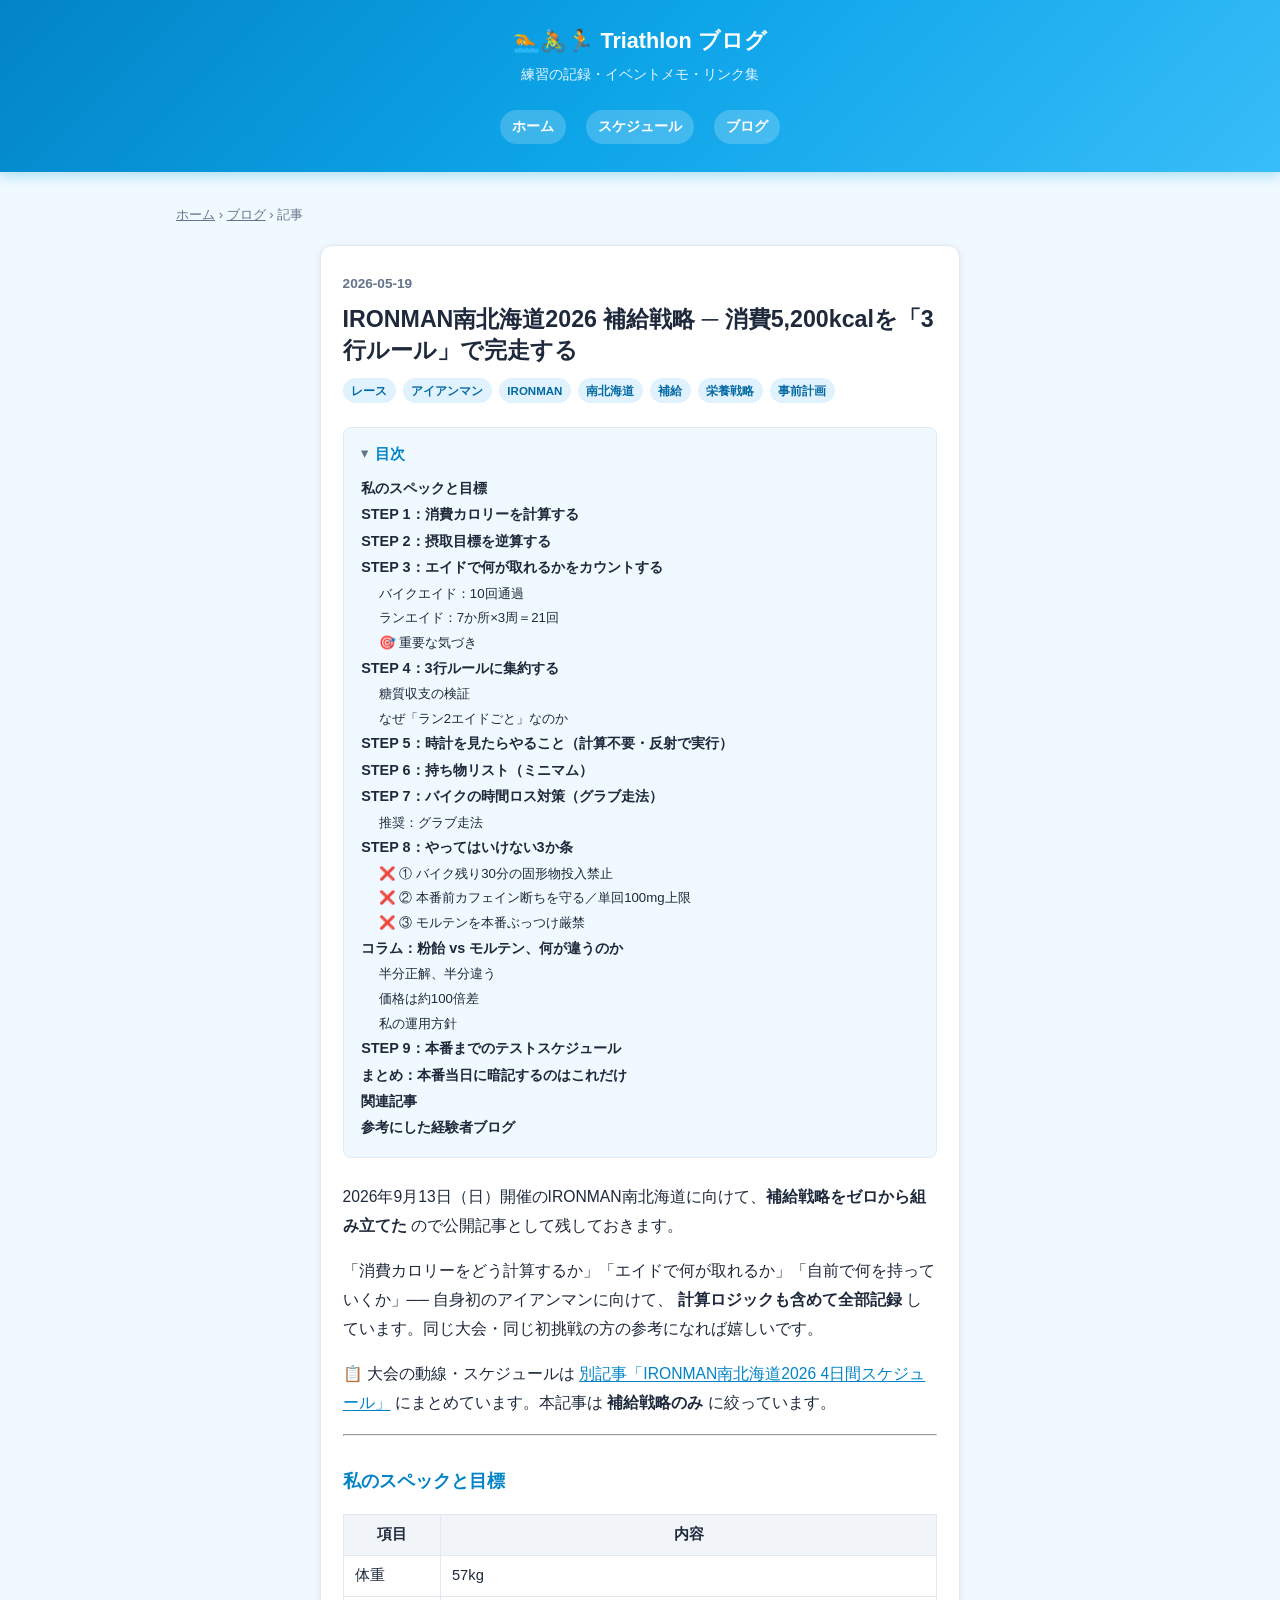
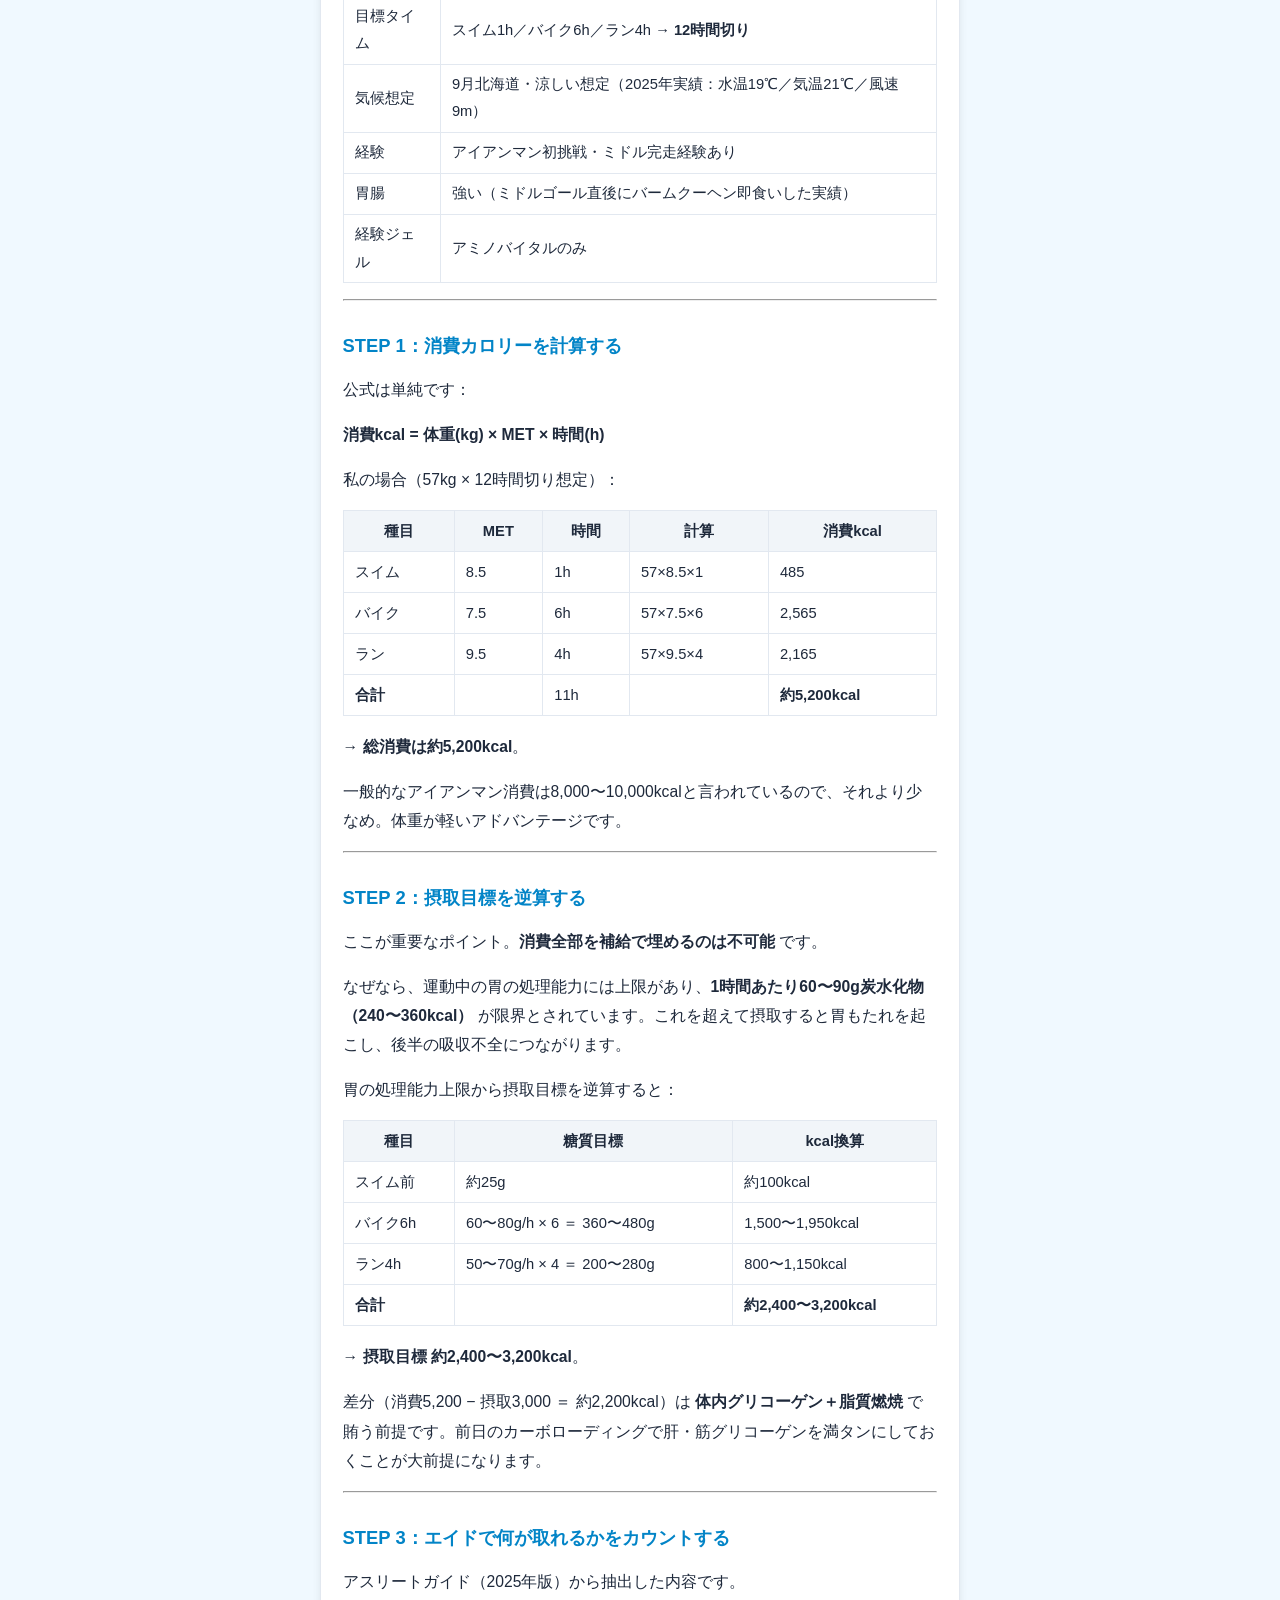
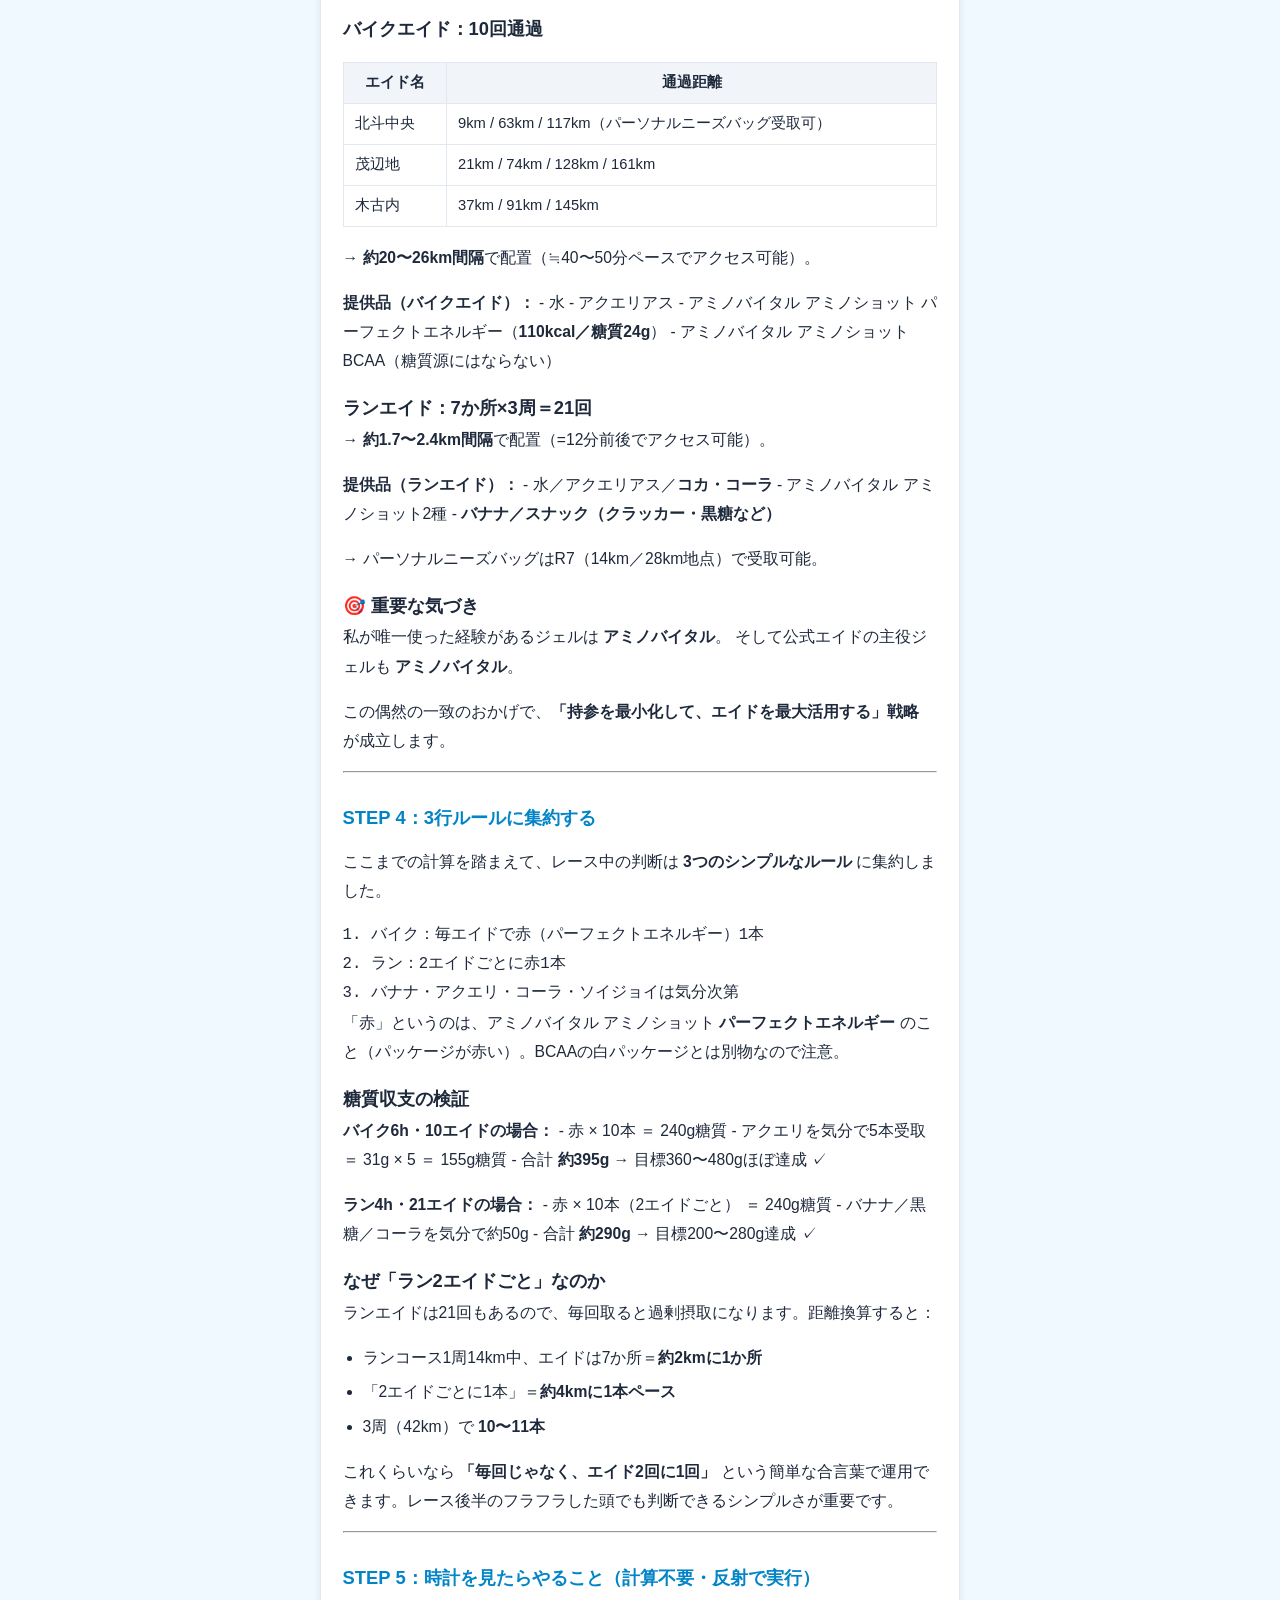
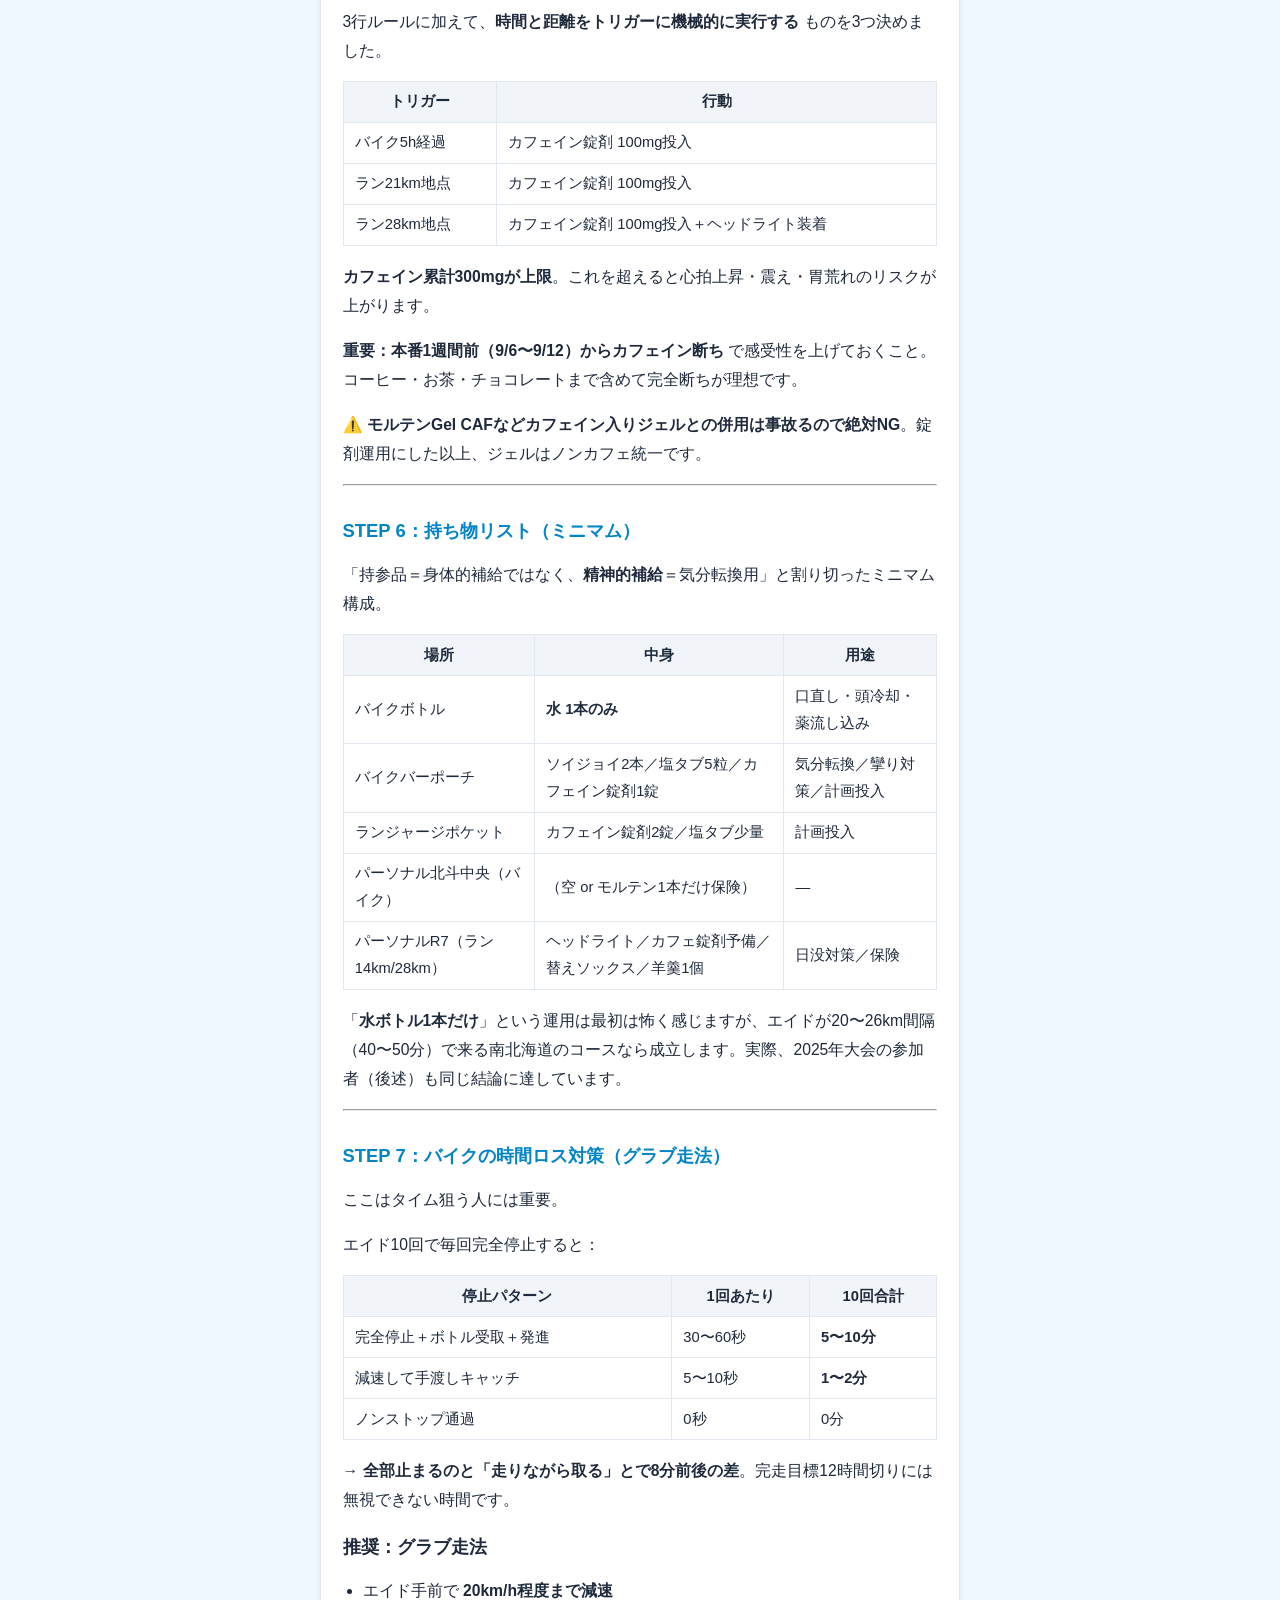
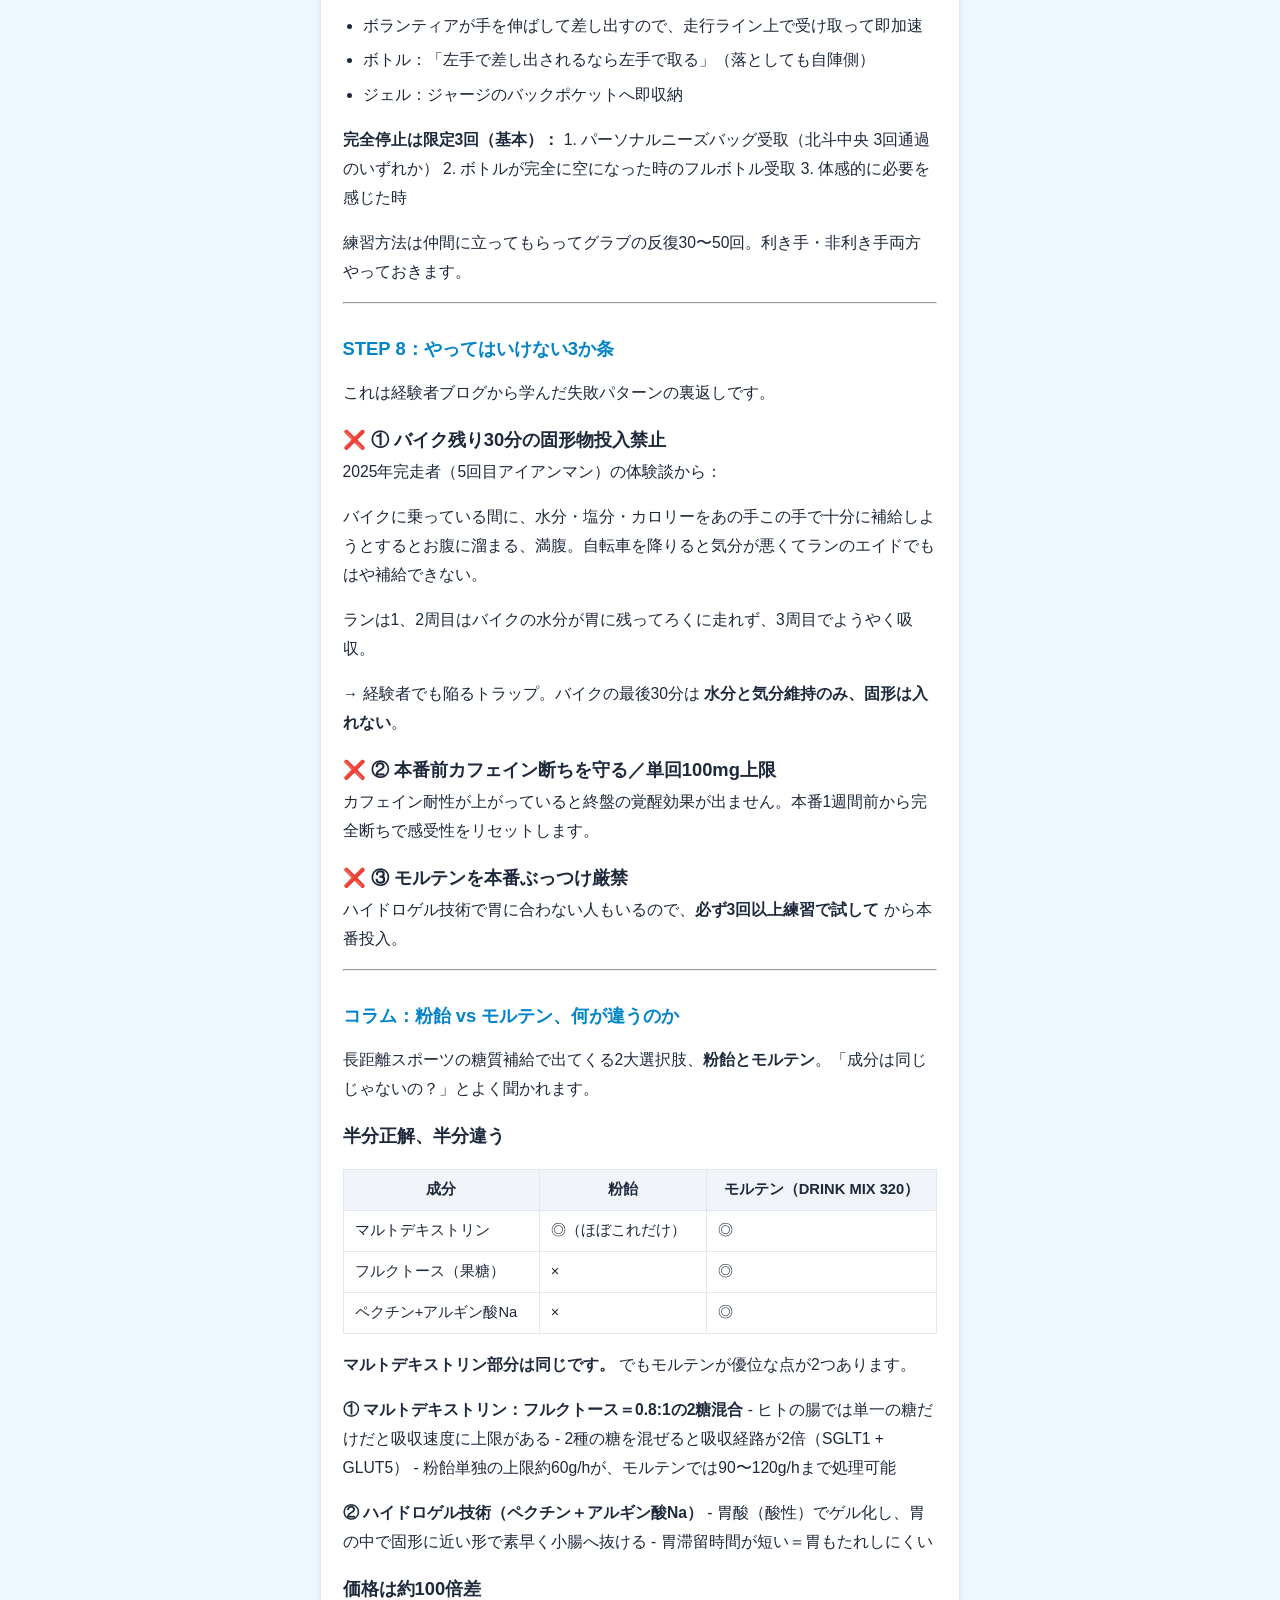
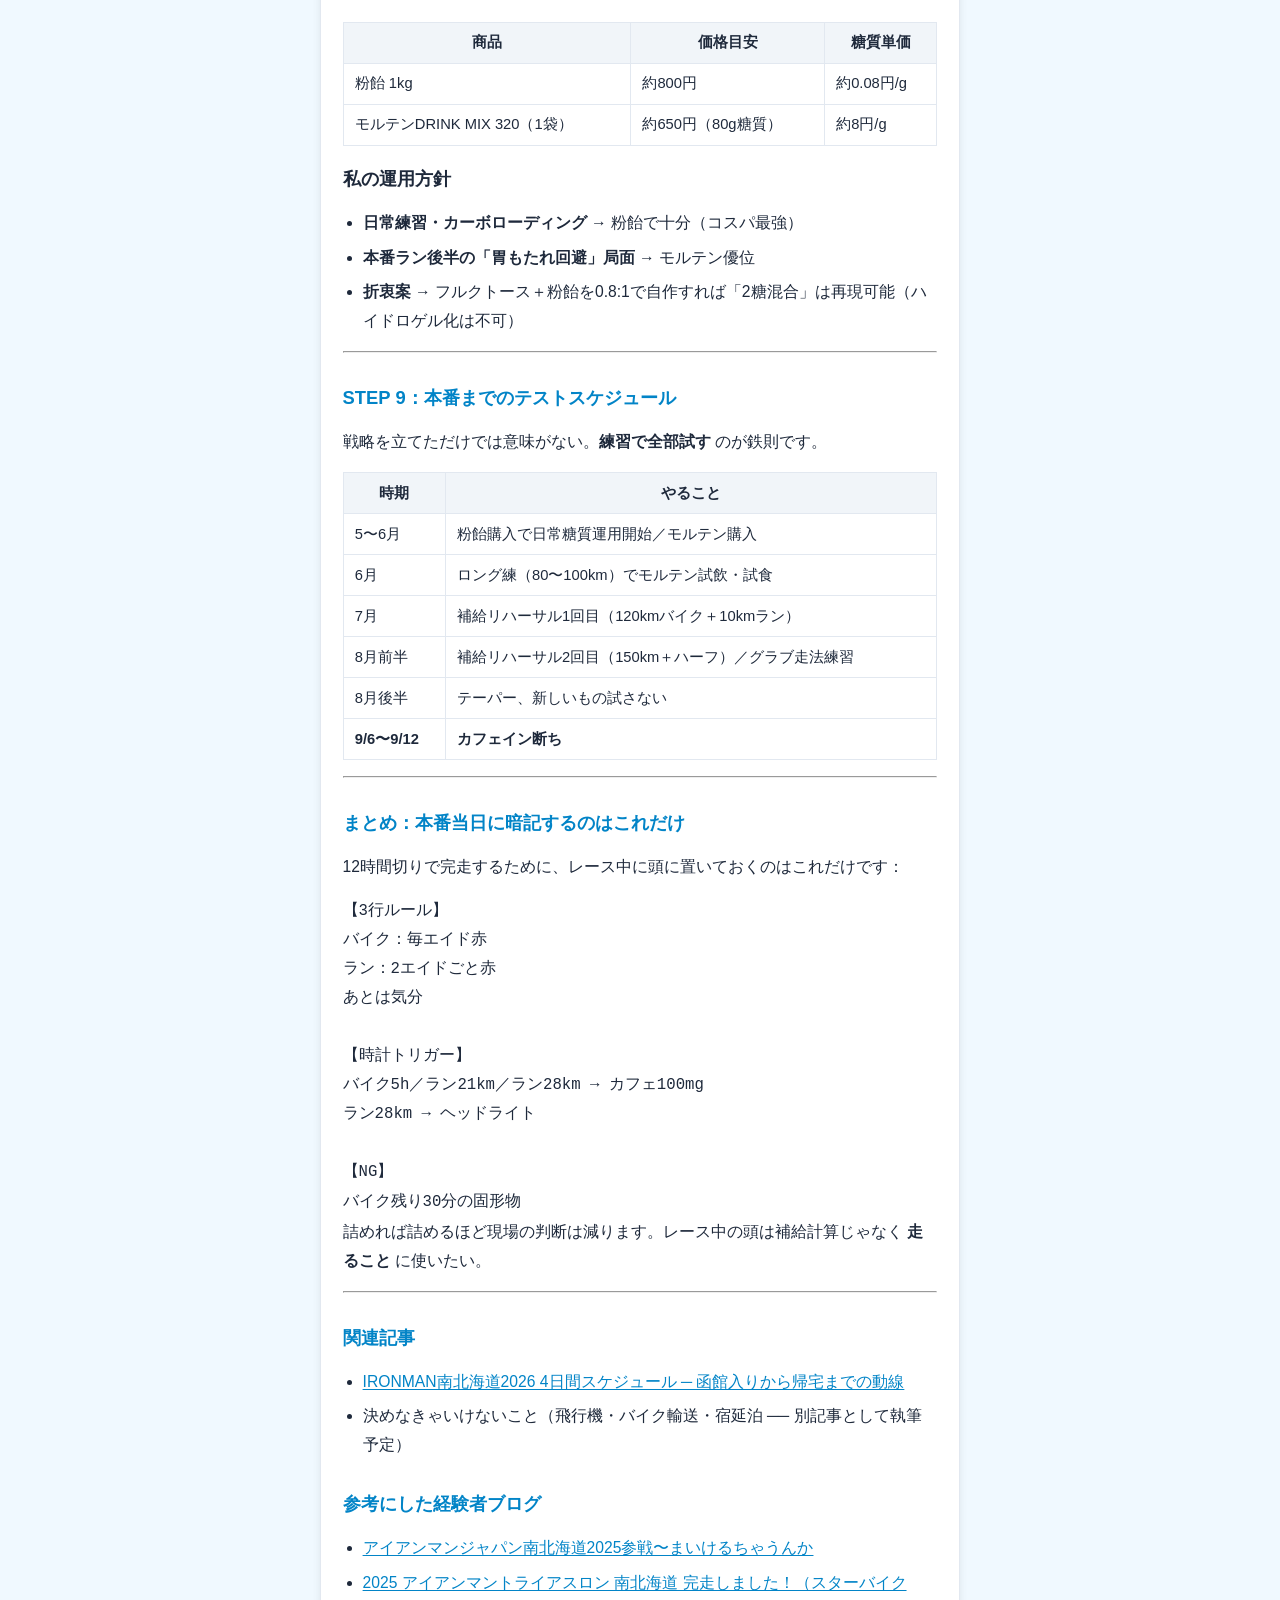
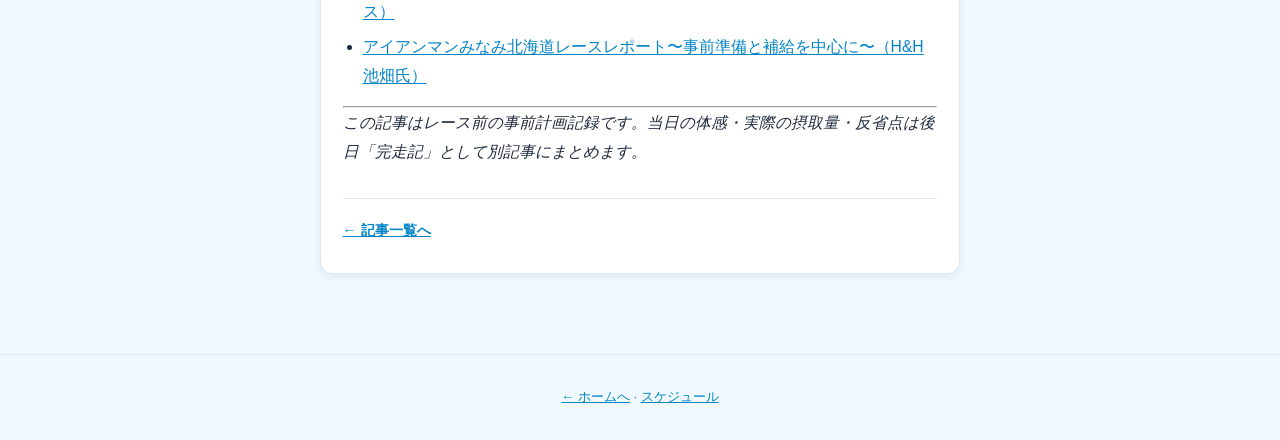
<file: blog/posts/2026-05-19-im-south-hokkaido-2026-nutrition.html>
<!DOCTYPE html>
<html lang="ja">
  <head>
    <meta charset="UTF-8" />
    <meta name="viewport" content="width=device-width, initial-scale=1.0" />
    <meta name="description" content="体重57kg・目標12時間切りのIRONMAN南北海道2026に向けて、消費カロリー逆算→摂取目標→エイド活用→3行ルールまでを一気にまとめた補給戦略。エイド10回（バイク）／21回（ラン）の内訳、アミノバイタル中心の運用、カフェイン錠剤の使い方、粉飴とモルテンの違い、経験者2人の失敗パターンも引用。" />
    <link rel="canonical" href="https://japason0502.github.io/Triathlon/blog/posts/2026-05-19-im-south-hokkaido-2026-nutrition.html" />
    <meta property="og:type" content="article" />
    <meta property="og:title" content="IRONMAN南北海道2026 補給戦略 ─ 消費5,200kcalを「3行ルール」で完走する" />
    <meta property="og:description" content="体重57kg・目標12時間切りのIRONMAN南北海道2026に向けて、消費カロリー逆算→摂取目標→エイド活用→3行ルールまでを一気にまとめた補給戦略。エイド10回（バイク）／21回（ラン）の内訳、アミノバイタル中心の運用、カフェイン錠剤の使い方、粉飴とモルテンの違い、経験者2人の失敗パターンも引用。" />
    <meta property="og:url" content="https://japason0502.github.io/Triathlon/blog/posts/2026-05-19-im-south-hokkaido-2026-nutrition.html" />
    <title>IRONMAN南北海道2026 補給戦略 ─ 消費5,200kcalを「3行ルール」で完走する | Triathlon</title>
    <link rel="stylesheet" href="../../assets/css/base.css" />
    <link rel="stylesheet" href="../../assets/css/blog.css" />
    <script src="../../assets/js/analytics.js"></script>
    <script src="../../assets/js/toc.js" defer></script>
    <script async src="https://platform.twitter.com/widgets.js" charset="utf-8"></script>
  </head>
  <body>
    <header class="site-header">
      <h1>🏊🚴🏃 Triathlon ブログ</h1>
      <p>練習の記録・イベントメモ・リンク集</p>
      <nav class="site-nav" aria-label="サイト内">
        <a href="../../index.html">ホーム</a>
        <a href="../../schedule.html">スケジュール</a>
        <a href="../index.html">ブログ</a>
      </nav>
    </header>
    <main>
      <nav class="breadcrumb" aria-label="パンくず">
        <a href="../../index.html">ホーム</a> › <a href="../index.html">ブログ</a> › 記事
      </nav>
      <article class="post">
        <header class="post-header">
          <time datetime="2026-05-19">2026-05-19</time>
          <h1>IRONMAN南北海道2026 補給戦略 ─ 消費5,200kcalを「3行ルール」で完走する</h1>
          <div class="post-tags"><span class="tag">レース</span><span class="tag">アイアンマン</span><span class="tag">IRONMAN</span><span class="tag">南北海道</span><span class="tag">補給</span><span class="tag">栄養戦略</span><span class="tag">事前計画</span></div>
        </header>
        <div class="post-body">
<p>2026年9月13日（日）開催のIRONMAN南北海道に向けて、<strong>補給戦略をゼロから組み立てた</strong> ので公開記事として残しておきます。</p>
<p>「消費カロリーをどう計算するか」「エイドで何が取れるか」「自前で何を持っていくか」── 自身初のアイアンマンに向けて、 <strong>計算ロジックも含めて全部記録</strong> しています。同じ大会・同じ初挑戦の方の参考になれば嬉しいです。</p>
<blockquote>
<p>📋 大会の動線・スケジュールは <a href="2026-05-19-im-south-hokkaido-2026-schedule.html">別記事「IRONMAN南北海道2026 4日間スケジュール」</a> にまとめています。本記事は <strong>補給戦略のみ</strong> に絞っています。</p>
</blockquote>
<hr />
<h2>私のスペックと目標</h2>
<table>
<thead>
<tr>
<th>項目</th>
<th>内容</th>
</tr>
</thead>
<tbody>
<tr>
<td>体重</td>
<td>57kg</td>
</tr>
<tr>
<td>目標タイム</td>
<td>スイム1h／バイク6h／ラン4h → <strong>12時間切り</strong></td>
</tr>
<tr>
<td>気候想定</td>
<td>9月北海道・涼しい想定（2025年実績：水温19℃／気温21℃／風速9m）</td>
</tr>
<tr>
<td>経験</td>
<td>アイアンマン初挑戦・ミドル完走経験あり</td>
</tr>
<tr>
<td>胃腸</td>
<td>強い（ミドルゴール直後にバームクーヘン即食いした実績）</td>
</tr>
<tr>
<td>経験ジェル</td>
<td>アミノバイタルのみ</td>
</tr>
</tbody>
</table>
<hr />
<h2>STEP 1：消費カロリーを計算する</h2>
<p>公式は単純です：</p>
<blockquote>
<p><strong>消費kcal = 体重(kg) × MET × 時間(h)</strong></p>
</blockquote>
<p>私の場合（57kg × 12時間切り想定）：</p>
<table>
<thead>
<tr>
<th>種目</th>
<th>MET</th>
<th>時間</th>
<th>計算</th>
<th>消費kcal</th>
</tr>
</thead>
<tbody>
<tr>
<td>スイム</td>
<td>8.5</td>
<td>1h</td>
<td>57×8.5×1</td>
<td>485</td>
</tr>
<tr>
<td>バイク</td>
<td>7.5</td>
<td>6h</td>
<td>57×7.5×6</td>
<td>2,565</td>
</tr>
<tr>
<td>ラン</td>
<td>9.5</td>
<td>4h</td>
<td>57×9.5×4</td>
<td>2,165</td>
</tr>
<tr>
<td><strong>合計</strong></td>
<td></td>
<td>11h</td>
<td></td>
<td><strong>約5,200kcal</strong></td>
</tr>
</tbody>
</table>
<p>→ <strong>総消費は約5,200kcal</strong>。</p>
<p>一般的なアイアンマン消費は8,000〜10,000kcalと言われているので、それより少なめ。体重が軽いアドバンテージです。</p>
<hr />
<h2>STEP 2：摂取目標を逆算する</h2>
<p>ここが重要なポイント。<strong>消費全部を補給で埋めるのは不可能</strong> です。</p>
<p>なぜなら、運動中の胃の処理能力には上限があり、<strong>1時間あたり60〜90g炭水化物（240〜360kcal）</strong> が限界とされています。これを超えて摂取すると胃もたれを起こし、後半の吸収不全につながります。</p>
<p>胃の処理能力上限から摂取目標を逆算すると：</p>
<table>
<thead>
<tr>
<th>種目</th>
<th>糖質目標</th>
<th>kcal換算</th>
</tr>
</thead>
<tbody>
<tr>
<td>スイム前</td>
<td>約25g</td>
<td>約100kcal</td>
</tr>
<tr>
<td>バイク6h</td>
<td>60〜80g/h × 6 ＝ 360〜480g</td>
<td>1,500〜1,950kcal</td>
</tr>
<tr>
<td>ラン4h</td>
<td>50〜70g/h × 4 ＝ 200〜280g</td>
<td>800〜1,150kcal</td>
</tr>
<tr>
<td><strong>合計</strong></td>
<td></td>
<td><strong>約2,400〜3,200kcal</strong></td>
</tr>
</tbody>
</table>
<p>→ <strong>摂取目標 約2,400〜3,200kcal</strong>。</p>
<p>差分（消費5,200 − 摂取3,000 ＝ 約2,200kcal）は <strong>体内グリコーゲン＋脂質燃焼</strong> で賄う前提です。前日のカーボローディングで肝・筋グリコーゲンを満タンにしておくことが大前提になります。</p>
<hr />
<h2>STEP 3：エイドで何が取れるかをカウントする</h2>
<p>アスリートガイド（2025年版）から抽出した内容です。</p>
<h3>バイクエイド：10回通過</h3>
<table>
<thead>
<tr>
<th>エイド名</th>
<th>通過距離</th>
</tr>
</thead>
<tbody>
<tr>
<td>北斗中央</td>
<td>9km / 63km / 117km（パーソナルニーズバッグ受取可）</td>
</tr>
<tr>
<td>茂辺地</td>
<td>21km / 74km / 128km / 161km</td>
</tr>
<tr>
<td>木古内</td>
<td>37km / 91km / 145km</td>
</tr>
</tbody>
</table>
<p>→ <strong>約20〜26km間隔</strong>で配置（≒40〜50分ペースでアクセス可能）。</p>
<p><strong>提供品（バイクエイド）：</strong>
- 水
- アクエリアス
- アミノバイタル アミノショット パーフェクトエネルギー（<strong>110kcal／糖質24g</strong>）
- アミノバイタル アミノショット BCAA（糖質源にはならない）</p>
<h3>ランエイド：7か所×3周＝21回</h3>
<p>→ <strong>約1.7〜2.4km間隔</strong>で配置（=12分前後でアクセス可能）。</p>
<p><strong>提供品（ランエイド）：</strong>
- 水／アクエリアス／<strong>コカ・コーラ</strong>
- アミノバイタル アミノショット2種
- <strong>バナナ／スナック（クラッカー・黒糖など）</strong></p>
<p>→ パーソナルニーズバッグはR7（14km／28km地点）で受取可能。</p>
<h3>🎯 重要な気づき</h3>
<p>私が唯一使った経験があるジェルは <strong>アミノバイタル</strong>。
そして公式エイドの主役ジェルも <strong>アミノバイタル</strong>。</p>
<p>この偶然の一致のおかげで、<strong>「持参を最小化して、エイドを最大活用する」戦略</strong> が成立します。</p>
<hr />
<h2>STEP 4：3行ルールに集約する</h2>
<p>ここまでの計算を踏まえて、レース中の判断は <strong>3つのシンプルなルール</strong> に集約しました。</p>
<pre><code>1. バイク：毎エイドで赤（パーフェクトエネルギー）1本
2. ラン：2エイドごとに赤1本
3. バナナ・アクエリ・コーラ・ソイジョイは気分次第
</code></pre>
<p>「赤」というのは、アミノバイタル アミノショット <strong>パーフェクトエネルギー</strong> のこと（パッケージが赤い）。BCAAの白パッケージとは別物なので注意。</p>
<h3>糖質収支の検証</h3>
<p><strong>バイク6h・10エイドの場合：</strong>
- 赤 × 10本 ＝ 240g糖質
- アクエリを気分で5本受取 ＝ 31g × 5 ＝ 155g糖質
- 合計 <strong>約395g</strong> → 目標360〜480gほぼ達成 ✓</p>
<p><strong>ラン4h・21エイドの場合：</strong>
- 赤 × 10本（2エイドごと） ＝ 240g糖質
- バナナ／黒糖／コーラを気分で約50g
- 合計 <strong>約290g</strong> → 目標200〜280g達成 ✓</p>
<h3>なぜ「ラン2エイドごと」なのか</h3>
<p>ランエイドは21回もあるので、毎回取ると過剰摂取になります。距離換算すると：</p>
<ul>
<li>ランコース1周14km中、エイドは7か所＝<strong>約2kmに1か所</strong></li>
<li>「2エイドごとに1本」＝<strong>約4kmに1本ペース</strong></li>
<li>3周（42km）で <strong>10〜11本</strong></li>
</ul>
<p>これくらいなら <strong>「毎回じゃなく、エイド2回に1回」</strong> という簡単な合言葉で運用できます。レース後半のフラフラした頭でも判断できるシンプルさが重要です。</p>
<hr />
<h2>STEP 5：時計を見たらやること（計算不要・反射で実行）</h2>
<p>3行ルールに加えて、<strong>時間と距離をトリガーに機械的に実行する</strong> ものを3つ決めました。</p>
<table>
<thead>
<tr>
<th>トリガー</th>
<th>行動</th>
</tr>
</thead>
<tbody>
<tr>
<td>バイク5h経過</td>
<td>カフェイン錠剤 100mg投入</td>
</tr>
<tr>
<td>ラン21km地点</td>
<td>カフェイン錠剤 100mg投入</td>
</tr>
<tr>
<td>ラン28km地点</td>
<td>カフェイン錠剤 100mg投入＋ヘッドライト装着</td>
</tr>
</tbody>
</table>
<p><strong>カフェイン累計300mgが上限</strong>。これを超えると心拍上昇・震え・胃荒れのリスクが上がります。</p>
<p><strong>重要：本番1週間前（9/6〜9/12）からカフェイン断ち</strong> で感受性を上げておくこと。コーヒー・お茶・チョコレートまで含めて完全断ちが理想です。</p>
<p>⚠️ <strong>モルテンGel CAFなどカフェイン入りジェルとの併用は事故るので絶対NG</strong>。錠剤運用にした以上、ジェルはノンカフェ統一です。</p>
<hr />
<h2>STEP 6：持ち物リスト（ミニマム）</h2>
<p>「持参品＝身体的補給ではなく、<strong>精神的補給</strong>＝気分転換用」と割り切ったミニマム構成。</p>
<table>
<thead>
<tr>
<th>場所</th>
<th>中身</th>
<th>用途</th>
</tr>
</thead>
<tbody>
<tr>
<td>バイクボトル</td>
<td><strong>水 1本のみ</strong></td>
<td>口直し・頭冷却・薬流し込み</td>
</tr>
<tr>
<td>バイクバーポーチ</td>
<td>ソイジョイ2本／塩タブ5粒／カフェイン錠剤1錠</td>
<td>気分転換／攣り対策／計画投入</td>
</tr>
<tr>
<td>ランジャージポケット</td>
<td>カフェイン錠剤2錠／塩タブ少量</td>
<td>計画投入</td>
</tr>
<tr>
<td>パーソナル北斗中央（バイク）</td>
<td>（空 or モルテン1本だけ保険）</td>
<td>—</td>
</tr>
<tr>
<td>パーソナルR7（ラン14km/28km）</td>
<td>ヘッドライト／カフェ錠剤予備／替えソックス／羊羹1個</td>
<td>日没対策／保険</td>
</tr>
</tbody>
</table>
<p>「<strong>水ボトル1本だけ</strong>」という運用は最初は怖く感じますが、エイドが20〜26km間隔（40〜50分）で来る南北海道のコースなら成立します。実際、2025年大会の参加者（後述）も同じ結論に達しています。</p>
<hr />
<h2>STEP 7：バイクの時間ロス対策（グラブ走法）</h2>
<p>ここはタイム狙う人には重要。</p>
<p>エイド10回で毎回完全停止すると：</p>
<table>
<thead>
<tr>
<th>停止パターン</th>
<th>1回あたり</th>
<th>10回合計</th>
</tr>
</thead>
<tbody>
<tr>
<td>完全停止＋ボトル受取＋発進</td>
<td>30〜60秒</td>
<td><strong>5〜10分</strong></td>
</tr>
<tr>
<td>減速して手渡しキャッチ</td>
<td>5〜10秒</td>
<td><strong>1〜2分</strong></td>
</tr>
<tr>
<td>ノンストップ通過</td>
<td>0秒</td>
<td>0分</td>
</tr>
</tbody>
</table>
<p>→ <strong>全部止まるのと「走りながら取る」とで8分前後の差</strong>。完走目標12時間切りには無視できない時間です。</p>
<h3>推奨：グラブ走法</h3>
<ul>
<li>エイド手前で <strong>20km/h程度まで減速</strong></li>
<li>ボランティアが手を伸ばして差し出すので、走行ライン上で受け取って即加速</li>
<li>ボトル：「左手で差し出されるなら左手で取る」（落としても自陣側）</li>
<li>ジェル：ジャージのバックポケットへ即収納</li>
</ul>
<p><strong>完全停止は限定3回（基本）：</strong>
1. パーソナルニーズバッグ受取（北斗中央 3回通過のいずれか）
2. ボトルが完全に空になった時のフルボトル受取
3. 体感的に必要を感じた時</p>
<p>練習方法は仲間に立ってもらってグラブの反復30〜50回。利き手・非利き手両方やっておきます。</p>
<hr />
<h2>STEP 8：やってはいけない3か条</h2>
<p>これは経験者ブログから学んだ失敗パターンの裏返しです。</p>
<h3>❌ ① バイク残り30分の固形物投入禁止</h3>
<p>2025年完走者（5回目アイアンマン）の体験談から：</p>
<blockquote>
<p>バイクに乗っている間に、水分・塩分・カロリーをあの手この手で十分に補給しようとするとお腹に溜まる、満腹。自転車を降りると気分が悪くてランのエイドでもはや補給できない。</p>
<p>ランは1、2周目はバイクの水分が胃に残ってろくに走れず、3周目でようやく吸収。</p>
</blockquote>
<p>→ 経験者でも陥るトラップ。バイクの最後30分は <strong>水分と気分維持のみ、固形は入れない</strong>。</p>
<h3>❌ ② 本番前カフェイン断ちを守る／単回100mg上限</h3>
<p>カフェイン耐性が上がっていると終盤の覚醒効果が出ません。本番1週間前から完全断ちで感受性をリセットします。</p>
<h3>❌ ③ モルテンを本番ぶっつけ厳禁</h3>
<p>ハイドロゲル技術で胃に合わない人もいるので、<strong>必ず3回以上練習で試して</strong> から本番投入。</p>
<hr />
<h2>コラム：粉飴 vs モルテン、何が違うのか</h2>
<p>長距離スポーツの糖質補給で出てくる2大選択肢、<strong>粉飴とモルテン</strong>。「成分は同じじゃないの？」とよく聞かれます。</p>
<h3>半分正解、半分違う</h3>
<table>
<thead>
<tr>
<th>成分</th>
<th>粉飴</th>
<th>モルテン（DRINK MIX 320）</th>
</tr>
</thead>
<tbody>
<tr>
<td>マルトデキストリン</td>
<td>◎（ほぼこれだけ）</td>
<td>◎</td>
</tr>
<tr>
<td>フルクトース（果糖）</td>
<td>×</td>
<td>◎</td>
</tr>
<tr>
<td>ペクチン+アルギン酸Na</td>
<td>×</td>
<td>◎</td>
</tr>
</tbody>
</table>
<p><strong>マルトデキストリン部分は同じです。</strong> でもモルテンが優位な点が2つあります。</p>
<p><strong>① マルトデキストリン：フルクトース＝0.8:1の2糖混合</strong>
- ヒトの腸では単一の糖だけだと吸収速度に上限がある
- 2種の糖を混ぜると吸収経路が2倍（SGLT1 + GLUT5）
- 粉飴単独の上限約60g/hが、モルテンでは90〜120g/hまで処理可能</p>
<p><strong>② ハイドロゲル技術（ペクチン＋アルギン酸Na）</strong>
- 胃酸（酸性）でゲル化し、胃の中で固形に近い形で素早く小腸へ抜ける
- 胃滞留時間が短い＝胃もたれしにくい</p>
<h3>価格は約100倍差</h3>
<table>
<thead>
<tr>
<th>商品</th>
<th>価格目安</th>
<th>糖質単価</th>
</tr>
</thead>
<tbody>
<tr>
<td>粉飴 1kg</td>
<td>約800円</td>
<td>約0.08円/g</td>
</tr>
<tr>
<td>モルテンDRINK MIX 320（1袋）</td>
<td>約650円（80g糖質）</td>
<td>約8円/g</td>
</tr>
</tbody>
</table>
<h3>私の運用方針</h3>
<ul>
<li><strong>日常練習・カーボローディング</strong> → 粉飴で十分（コスパ最強）</li>
<li><strong>本番ラン後半の「胃もたれ回避」局面</strong> → モルテン優位</li>
<li><strong>折衷案</strong> → フルクトース＋粉飴を0.8:1で自作すれば「2糖混合」は再現可能（ハイドロゲル化は不可）</li>
</ul>
<hr />
<h2>STEP 9：本番までのテストスケジュール</h2>
<p>戦略を立てただけでは意味がない。<strong>練習で全部試す</strong> のが鉄則です。</p>
<table>
<thead>
<tr>
<th>時期</th>
<th>やること</th>
</tr>
</thead>
<tbody>
<tr>
<td>5〜6月</td>
<td>粉飴購入で日常糖質運用開始／モルテン購入</td>
</tr>
<tr>
<td>6月</td>
<td>ロング練（80〜100km）でモルテン試飲・試食</td>
</tr>
<tr>
<td>7月</td>
<td>補給リハーサル1回目（120kmバイク＋10kmラン）</td>
</tr>
<tr>
<td>8月前半</td>
<td>補給リハーサル2回目（150km＋ハーフ）／グラブ走法練習</td>
</tr>
<tr>
<td>8月後半</td>
<td>テーパー、新しいもの試さない</td>
</tr>
<tr>
<td><strong>9/6〜9/12</strong></td>
<td><strong>カフェイン断ち</strong></td>
</tr>
</tbody>
</table>
<hr />
<h2>まとめ：本番当日に暗記するのはこれだけ</h2>
<p>12時間切りで完走するために、レース中に頭に置いておくのはこれだけです：</p>
<pre><code>【3行ルール】
バイク：毎エイド赤
ラン：2エイドごと赤
あとは気分

【時計トリガー】
バイク5h／ラン21km／ラン28km → カフェ100mg
ラン28km → ヘッドライト

【NG】
バイク残り30分の固形物
</code></pre>
<p>詰めれば詰めるほど現場の判断は減ります。レース中の頭は補給計算じゃなく <strong>走ること</strong> に使いたい。</p>
<hr />
<h2>関連記事</h2>
<ul>
<li><a href="2026-05-19-im-south-hokkaido-2026-schedule.html">IRONMAN南北海道2026 4日間スケジュール ─ 函館入りから帰宅までの動線</a></li>
<li>決めなきゃいけないこと（飛行機・バイク輸送・宿延泊 ── 別記事として執筆予定）</li>
</ul>
<h2>参考にした経験者ブログ</h2>
<ul>
<li><a href="https://ameblo.jp/aplmbp/entry-12933517148.html">アイアンマンジャパン南北海道2025参戦〜まいけるちゃうんか</a></li>
<li><a href="https://www.star-bikes.jp/?p=36410">2025 アイアンマントライアスロン 南北海道 完走しました！（スターバイクス）</a></li>
<li><a href="https://note.com/rehatailor_i/n/nbf61ff301afc">アイアンマンみなみ北海道レースレポート〜事前準備と補給を中心に〜（H&amp;H池畑氏）</a></li>
</ul>
<hr />
<p><em>この記事はレース前の事前計画記録です。当日の体感・実際の摂取量・反省点は後日「完走記」として別記事にまとめます。</em></p>
        </div>
        <footer class="post-footer">
          <a href="../index.html">← 記事一覧へ</a>
        </footer>
      </article>
    </main>
    <footer class="site-footer">
      <p><a href="../../index.html">← ホームへ</a> · <a href="../../schedule.html">スケジュール</a></p>
    </footer>
  </body>
</html>
</file>
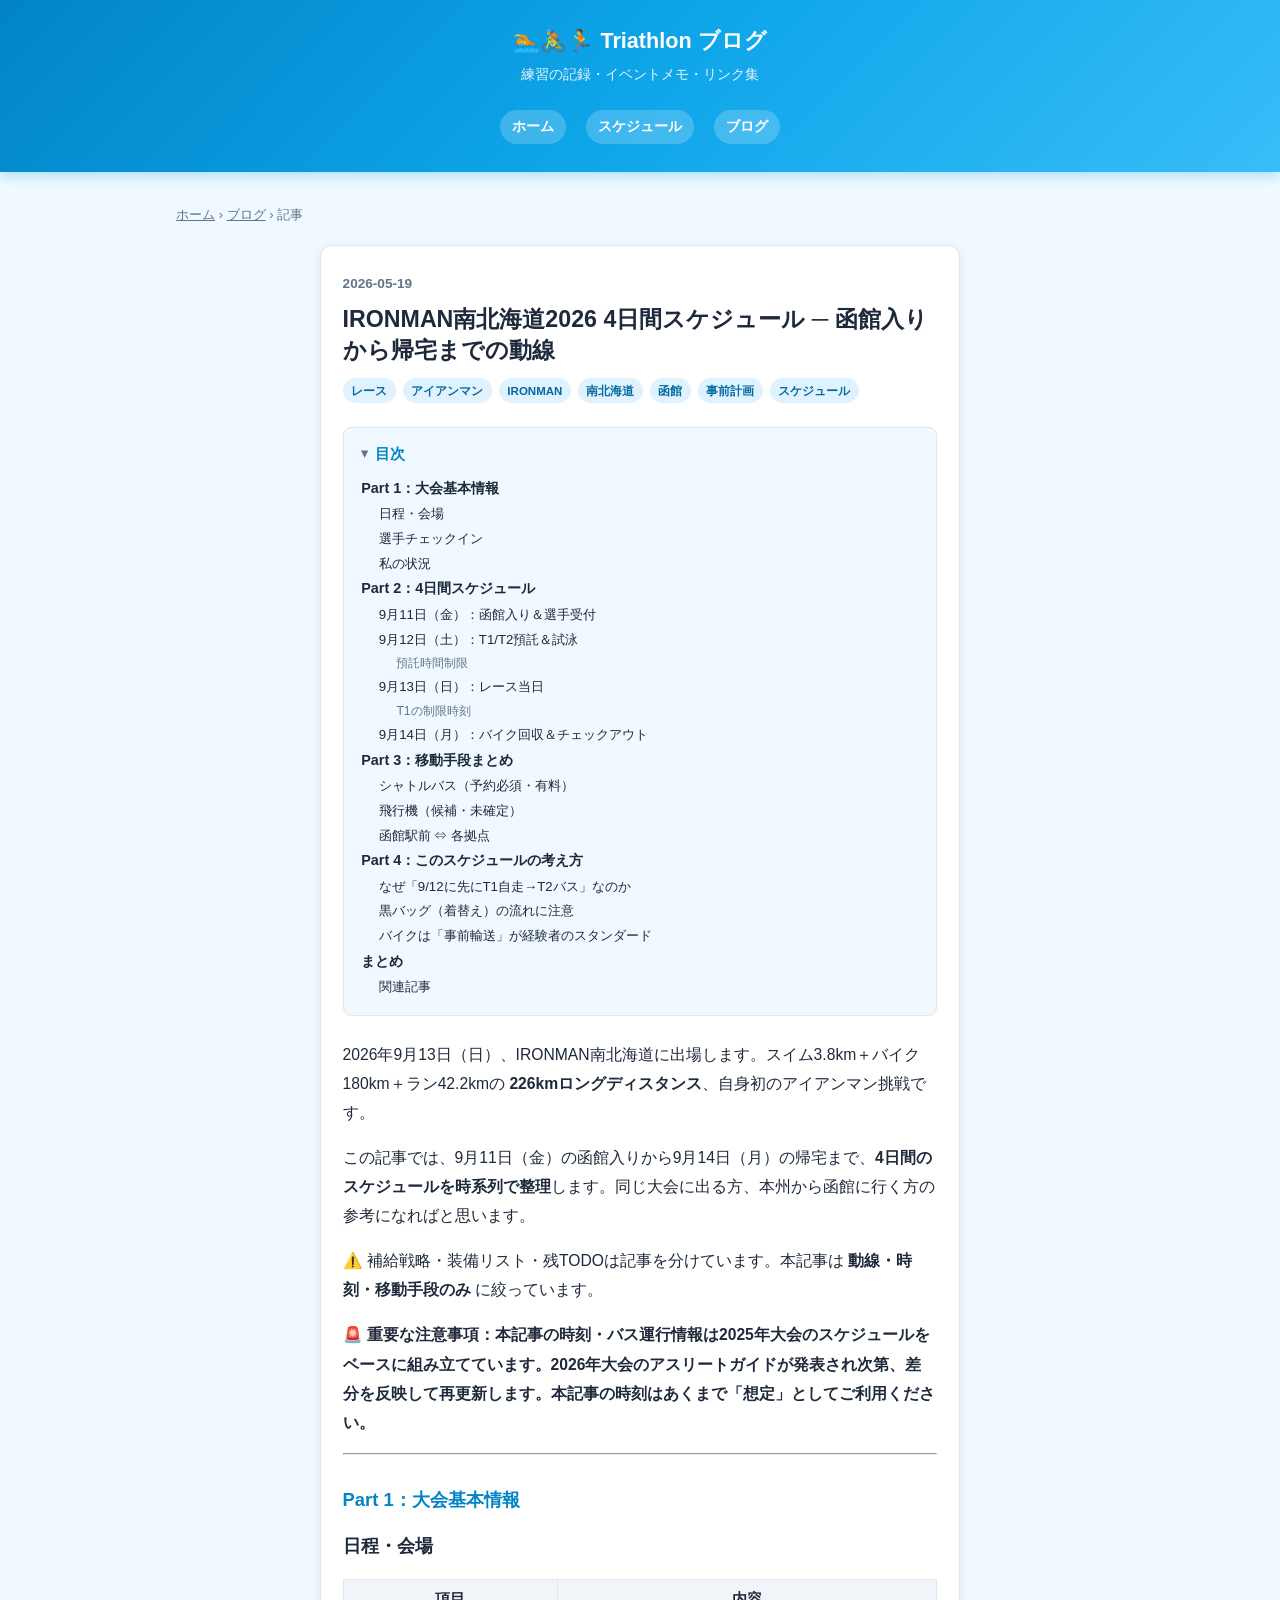
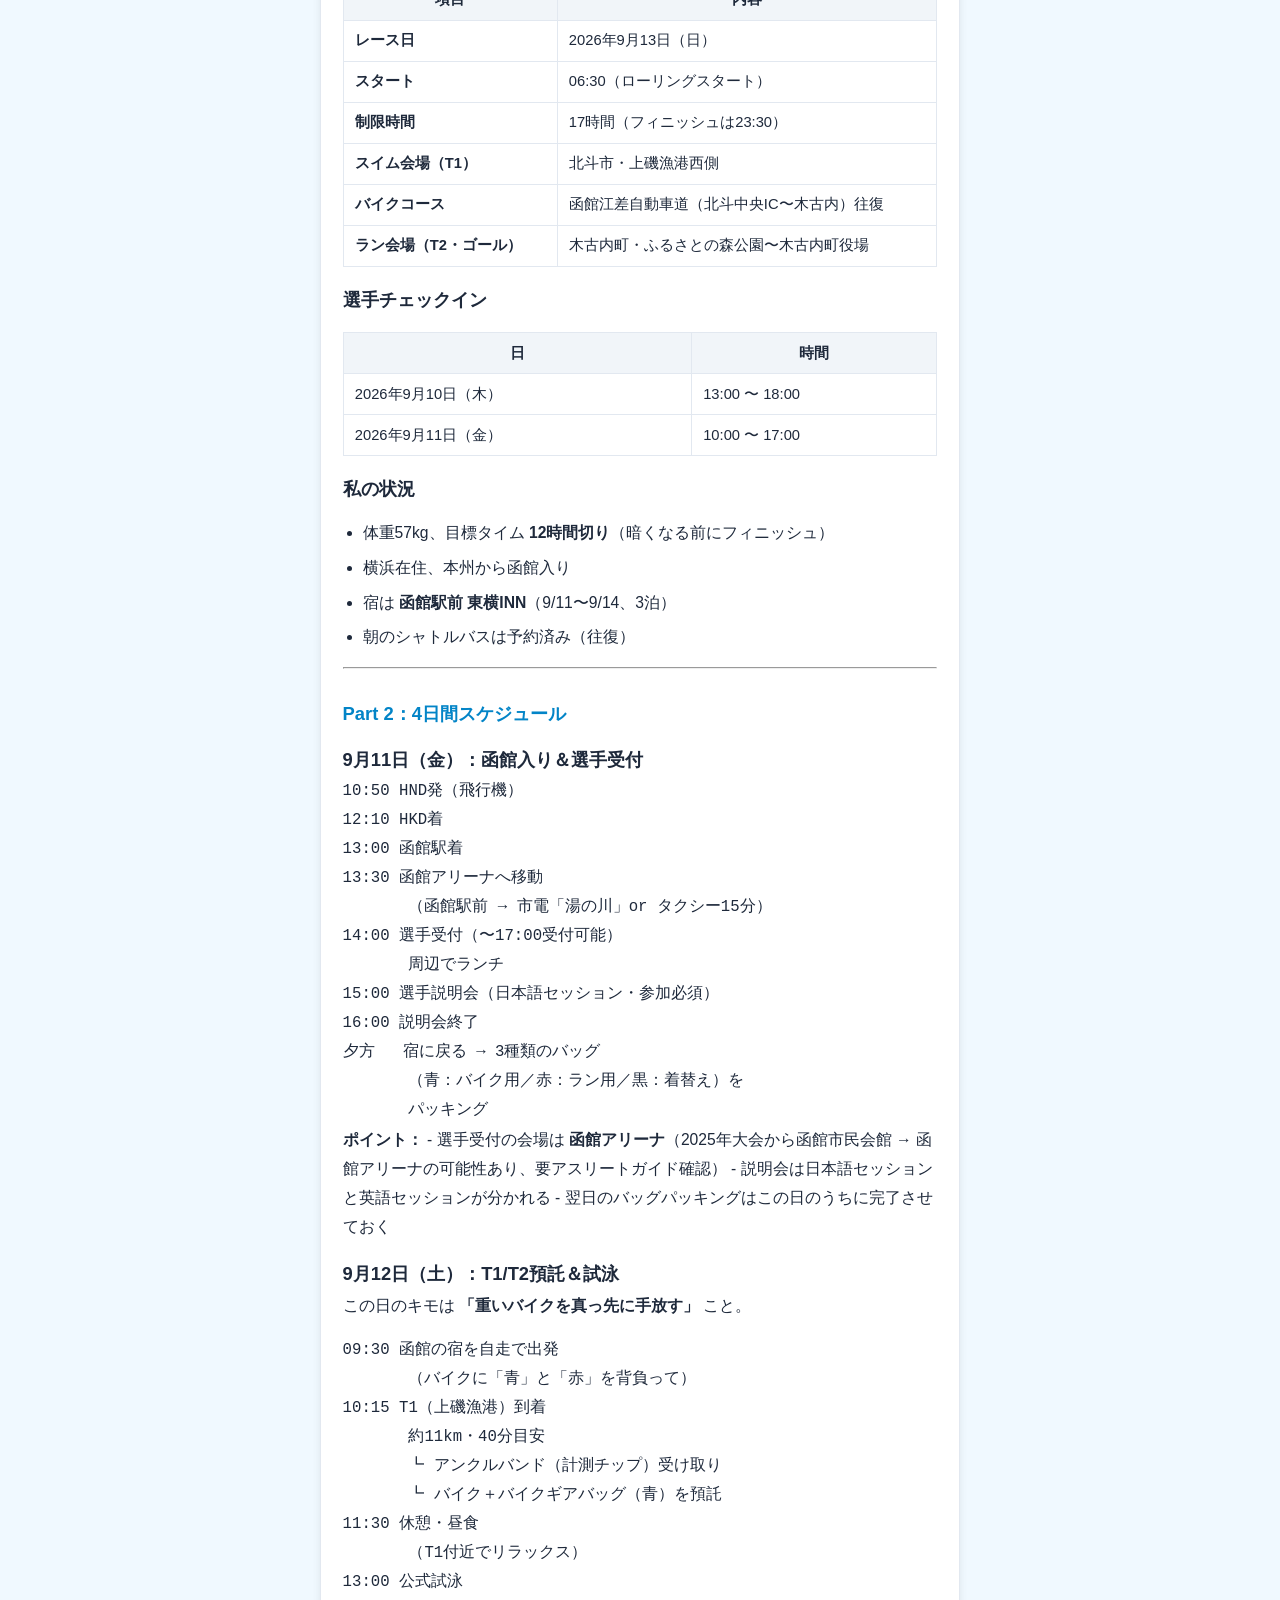
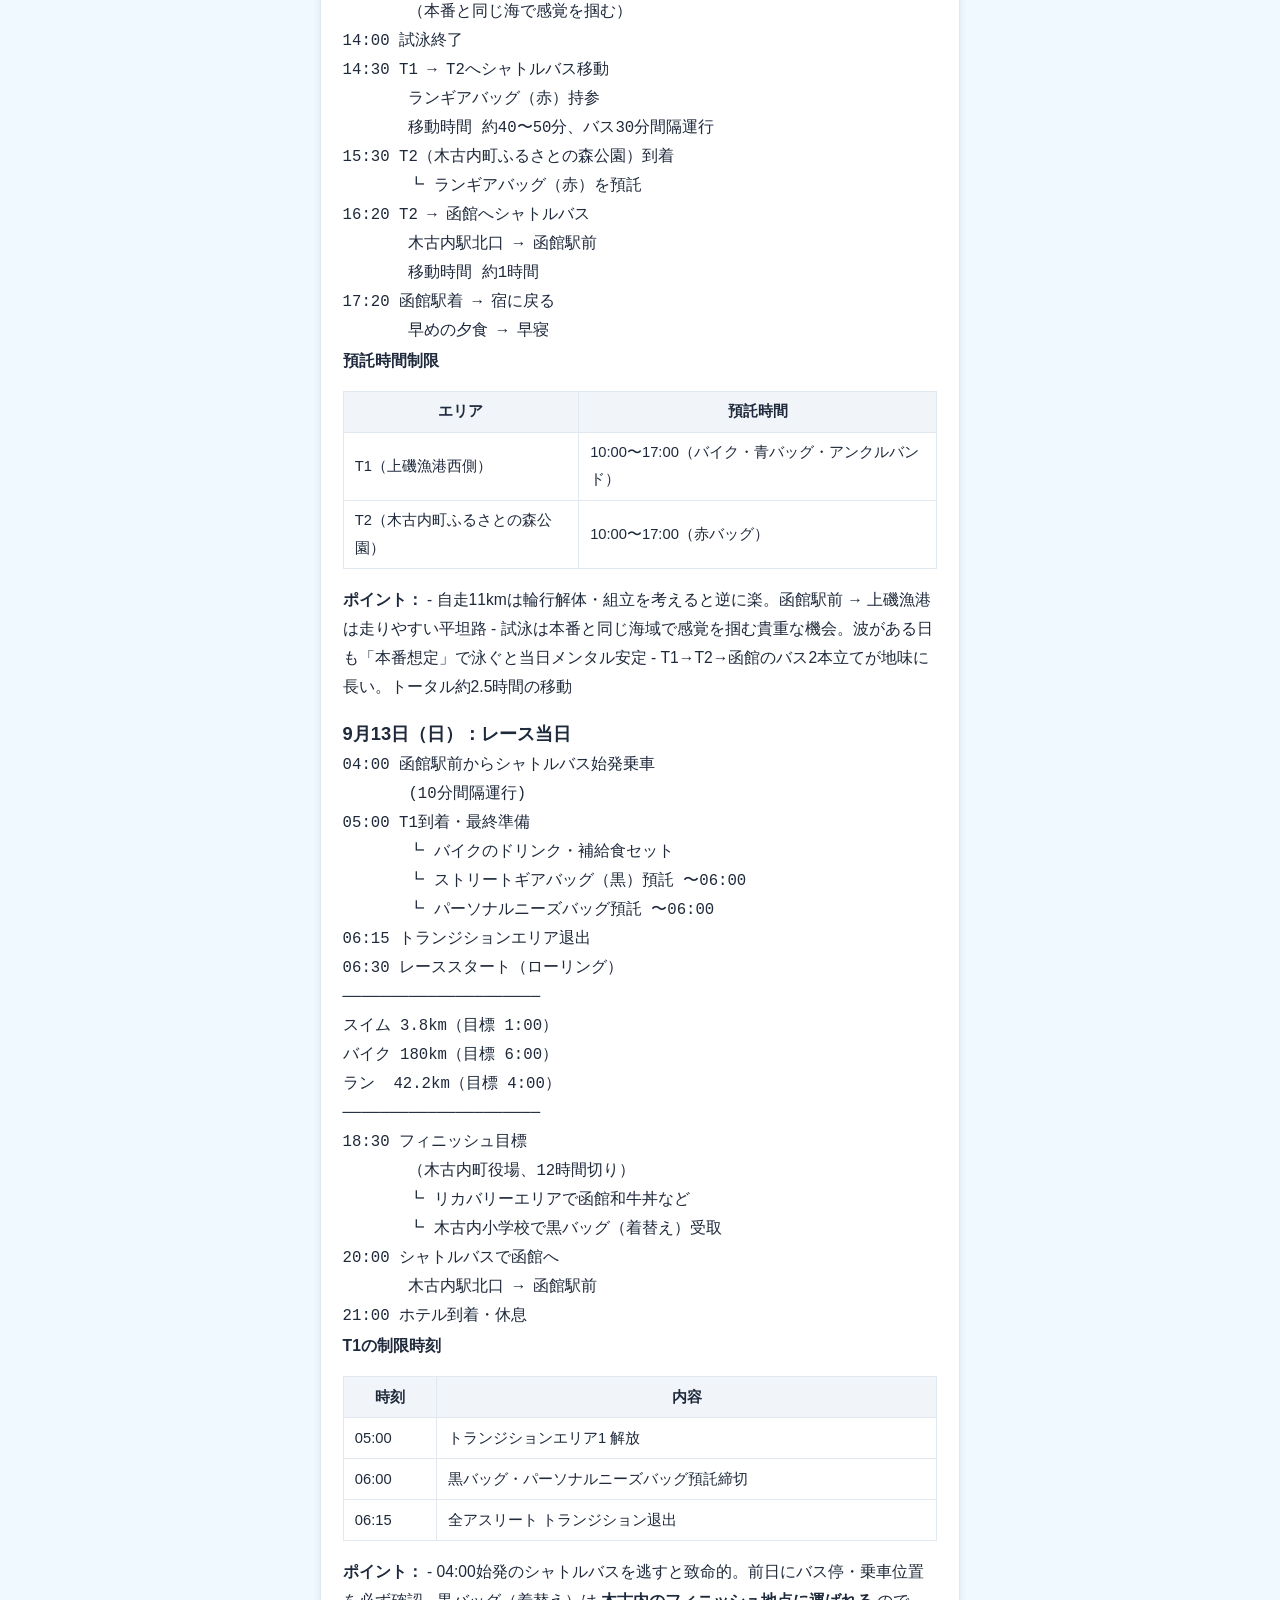
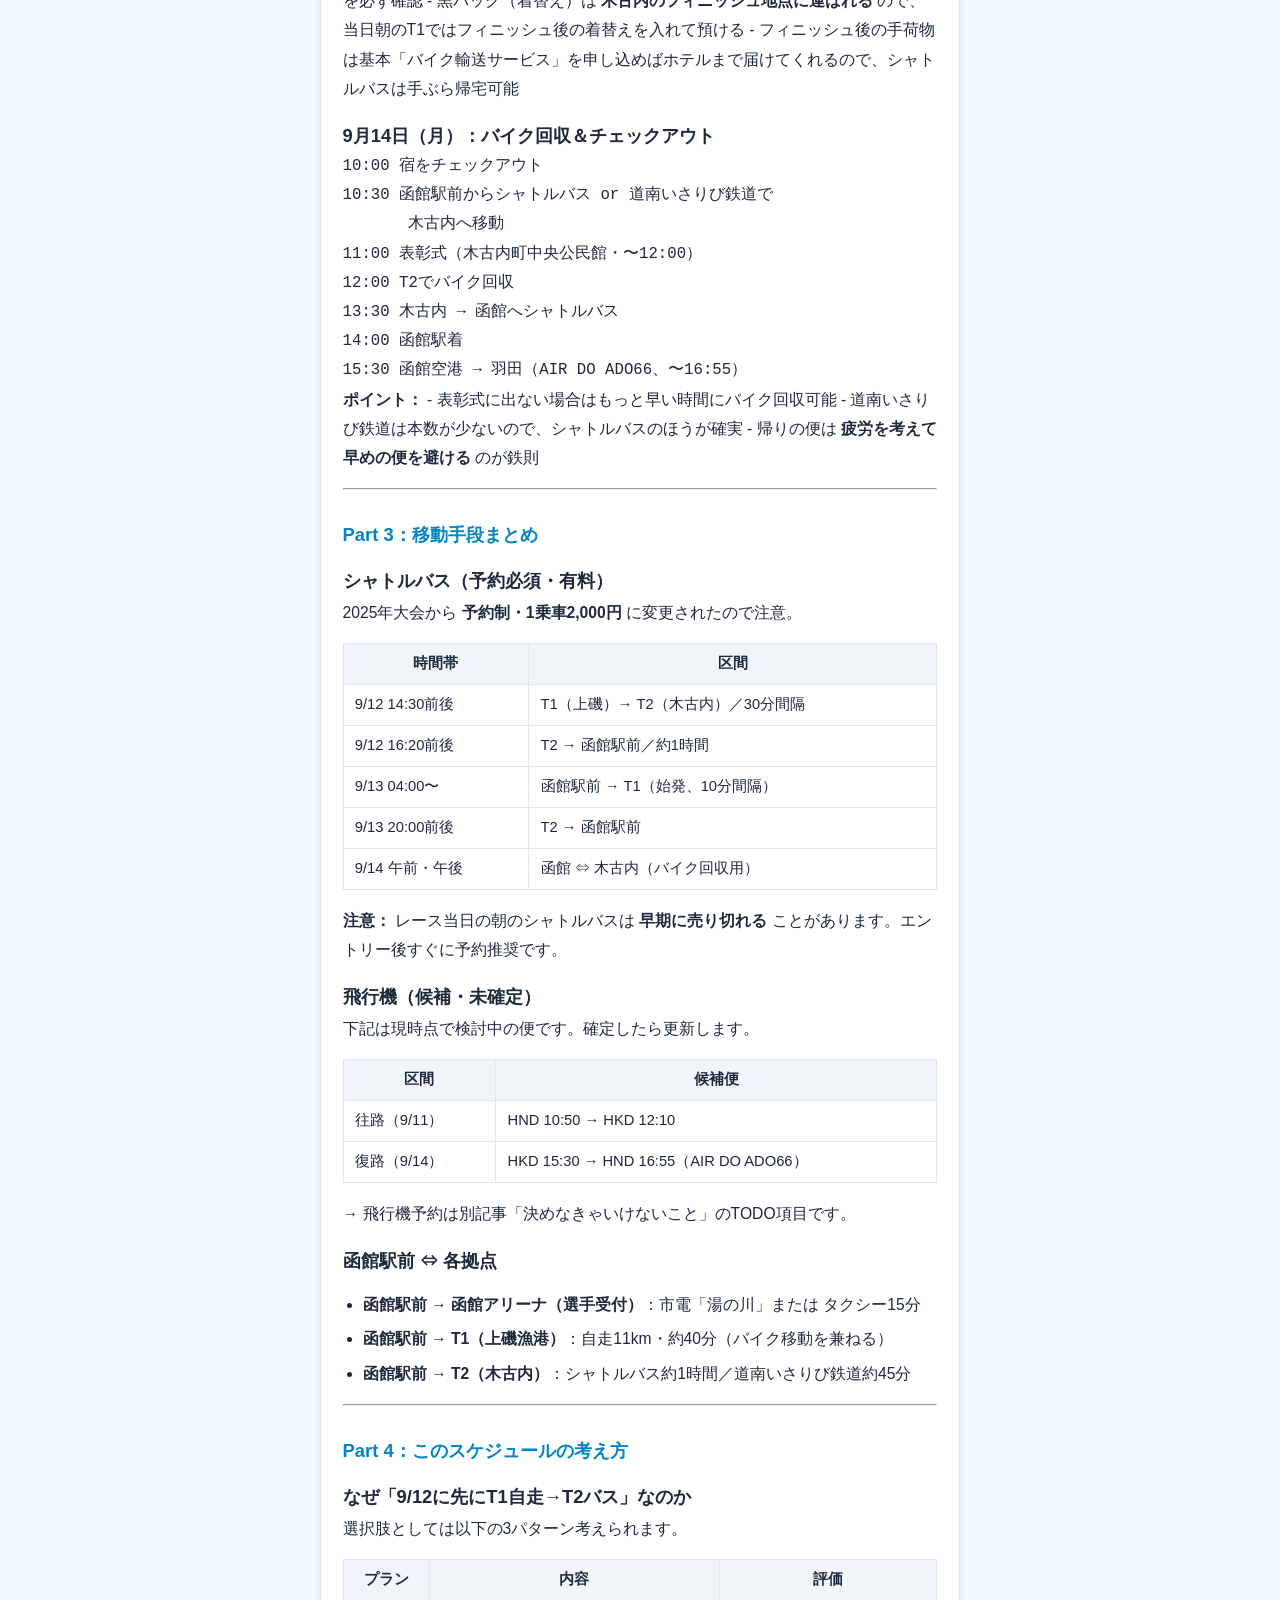
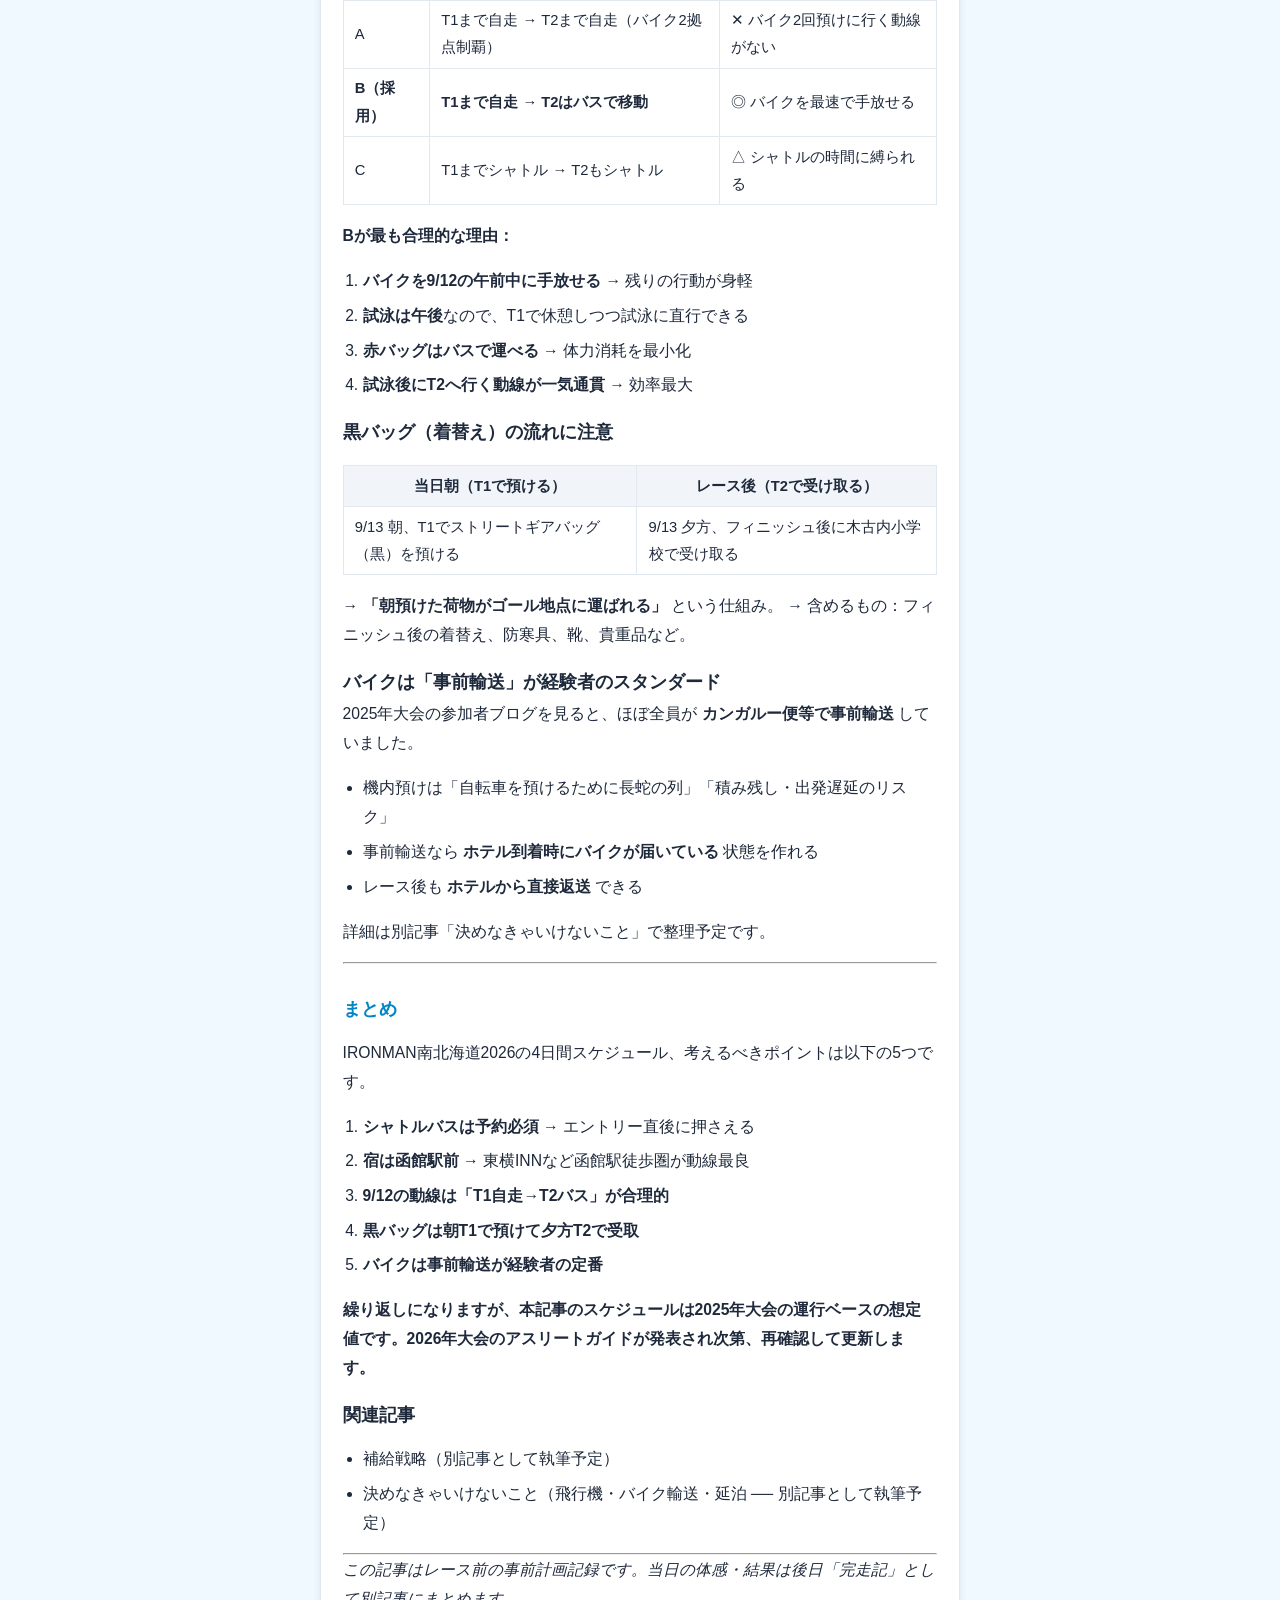
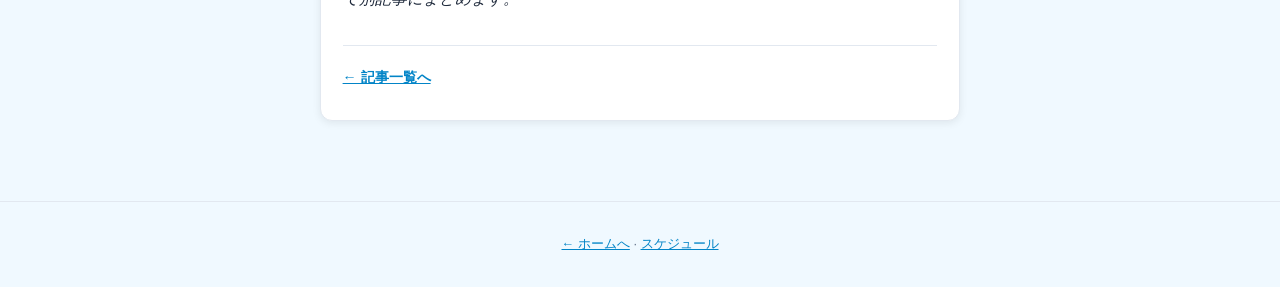
<file: blog/posts/2026-05-19-im-south-hokkaido-2026-schedule.html>
<!DOCTYPE html>
<html lang="ja">
  <head>
    <meta charset="UTF-8" />
    <meta name="viewport" content="width=device-width, initial-scale=1.0" />
    <meta name="description" content="2026年9月13日（日）開催のIRONMAN南北海道に向けた、函館入りから帰宅までの4日間スケジュール。宿は函館駅前 東横INN、T1は北斗市上磯、T2は木古内町。シャトルバス予約・選手受付・試泳・バイク預託・レース当日朝の動線まで時系列で整理。" />
    <link rel="canonical" href="https://japason0502.github.io/Triathlon/blog/posts/2026-05-19-im-south-hokkaido-2026-schedule.html" />
    <meta property="og:type" content="article" />
    <meta property="og:title" content="IRONMAN南北海道2026 4日間スケジュール ─ 函館入りから帰宅までの動線" />
    <meta property="og:description" content="2026年9月13日（日）開催のIRONMAN南北海道に向けた、函館入りから帰宅までの4日間スケジュール。宿は函館駅前 東横INN、T1は北斗市上磯、T2は木古内町。シャトルバス予約・選手受付・試泳・バイク預託・レース当日朝の動線まで時系列で整理。" />
    <meta property="og:url" content="https://japason0502.github.io/Triathlon/blog/posts/2026-05-19-im-south-hokkaido-2026-schedule.html" />
    <title>IRONMAN南北海道2026 4日間スケジュール ─ 函館入りから帰宅までの動線 | Triathlon</title>
    <link rel="stylesheet" href="../../assets/css/base.css" />
    <link rel="stylesheet" href="../../assets/css/blog.css" />
    <script src="../../assets/js/analytics.js"></script>
    <script src="../../assets/js/toc.js" defer></script>
    <script async src="https://platform.twitter.com/widgets.js" charset="utf-8"></script>
  </head>
  <body>
    <header class="site-header">
      <h1>🏊🚴🏃 Triathlon ブログ</h1>
      <p>練習の記録・イベントメモ・リンク集</p>
      <nav class="site-nav" aria-label="サイト内">
        <a href="../../index.html">ホーム</a>
        <a href="../../schedule.html">スケジュール</a>
        <a href="../index.html">ブログ</a>
      </nav>
    </header>
    <main>
      <nav class="breadcrumb" aria-label="パンくず">
        <a href="../../index.html">ホーム</a> › <a href="../index.html">ブログ</a> › 記事
      </nav>
      <article class="post">
        <header class="post-header">
          <time datetime="2026-05-19">2026-05-19</time>
          <h1>IRONMAN南北海道2026 4日間スケジュール ─ 函館入りから帰宅までの動線</h1>
          <div class="post-tags"><span class="tag">レース</span><span class="tag">アイアンマン</span><span class="tag">IRONMAN</span><span class="tag">南北海道</span><span class="tag">函館</span><span class="tag">事前計画</span><span class="tag">スケジュール</span></div>
        </header>
        <div class="post-body">
<p>2026年9月13日（日）、IRONMAN南北海道に出場します。スイム3.8km＋バイク180km＋ラン42.2kmの <strong>226kmロングディスタンス</strong>、自身初のアイアンマン挑戦です。</p>
<p>この記事では、9月11日（金）の函館入りから9月14日（月）の帰宅まで、<strong>4日間のスケジュールを時系列で整理</strong>します。同じ大会に出る方、本州から函館に行く方の参考になればと思います。</p>
<blockquote>
<p>⚠️ 補給戦略・装備リスト・残TODOは記事を分けています。本記事は <strong>動線・時刻・移動手段のみ</strong> に絞っています。</p>
<p>🚨 <strong>重要な注意事項：本記事の時刻・バス運行情報は2025年大会のスケジュールをベースに組み立てています。2026年大会のアスリートガイドが発表され次第、差分を反映して再更新します。本記事の時刻はあくまで「想定」としてご利用ください。</strong></p>
</blockquote>
<hr />
<h2>Part 1：大会基本情報</h2>
<h3>日程・会場</h3>
<table>
<thead>
<tr>
<th>項目</th>
<th>内容</th>
</tr>
</thead>
<tbody>
<tr>
<td><strong>レース日</strong></td>
<td>2026年9月13日（日）</td>
</tr>
<tr>
<td><strong>スタート</strong></td>
<td>06:30（ローリングスタート）</td>
</tr>
<tr>
<td><strong>制限時間</strong></td>
<td>17時間（フィニッシュは23:30）</td>
</tr>
<tr>
<td><strong>スイム会場（T1）</strong></td>
<td>北斗市・上磯漁港西側</td>
</tr>
<tr>
<td><strong>バイクコース</strong></td>
<td>函館江差自動車道（北斗中央IC〜木古内）往復</td>
</tr>
<tr>
<td><strong>ラン会場（T2・ゴール）</strong></td>
<td>木古内町・ふるさとの森公園〜木古内町役場</td>
</tr>
</tbody>
</table>
<h3>選手チェックイン</h3>
<table>
<thead>
<tr>
<th>日</th>
<th>時間</th>
</tr>
</thead>
<tbody>
<tr>
<td>2026年9月10日（木）</td>
<td>13:00 〜 18:00</td>
</tr>
<tr>
<td>2026年9月11日（金）</td>
<td>10:00 〜 17:00</td>
</tr>
</tbody>
</table>
<h3>私の状況</h3>
<ul>
<li>体重57kg、目標タイム <strong>12時間切り</strong>（暗くなる前にフィニッシュ）</li>
<li>横浜在住、本州から函館入り</li>
<li>宿は <strong>函館駅前 東横INN</strong>（9/11〜9/14、3泊）</li>
<li>朝のシャトルバスは予約済み（往復）</li>
</ul>
<hr />
<h2>Part 2：4日間スケジュール</h2>
<h3>9月11日（金）：函館入り＆選手受付</h3>
<pre><code>10:50 HND発（飛行機）
12:10 HKD着
13:00 函館駅着
13:30 函館アリーナへ移動
       （函館駅前 → 市電「湯の川」or タクシー15分）
14:00 選手受付（〜17:00受付可能）
       周辺でランチ
15:00 選手説明会（日本語セッション・参加必須）
16:00 説明会終了
夕方   宿に戻る → 3種類のバッグ
       （青：バイク用／赤：ラン用／黒：着替え）を
       パッキング
</code></pre>
<p><strong>ポイント：</strong>
- 選手受付の会場は <strong>函館アリーナ</strong>（2025年大会から函館市民会館 → 函館アリーナの可能性あり、要アスリートガイド確認）
- 説明会は日本語セッションと英語セッションが分かれる
- 翌日のバッグパッキングはこの日のうちに完了させておく</p>
<h3>9月12日（土）：T1/T2預託＆試泳</h3>
<p>この日のキモは <strong>「重いバイクを真っ先に手放す」</strong> こと。</p>
<pre><code>09:30 函館の宿を自走で出発
       （バイクに「青」と「赤」を背負って）
10:15 T1（上磯漁港）到着
       約11km・40分目安
       ┗ アンクルバンド（計測チップ）受け取り
       ┗ バイク＋バイクギアバッグ（青）を預託
11:30 休憩・昼食
       （T1付近でリラックス）
13:00 公式試泳
       （本番と同じ海で感覚を掴む）
14:00 試泳終了
14:30 T1 → T2へシャトルバス移動
       ランギアバッグ（赤）持参
       移動時間 約40〜50分、バス30分間隔運行
15:30 T2（木古内町ふるさとの森公園）到着
       ┗ ランギアバッグ（赤）を預託
16:20 T2 → 函館へシャトルバス
       木古内駅北口 → 函館駅前
       移動時間 約1時間
17:20 函館駅着 → 宿に戻る
       早めの夕食 → 早寝
</code></pre>
<h4>預託時間制限</h4>
<table>
<thead>
<tr>
<th>エリア</th>
<th>預託時間</th>
</tr>
</thead>
<tbody>
<tr>
<td>T1（上磯漁港西側）</td>
<td>10:00〜17:00（バイク・青バッグ・アンクルバンド）</td>
</tr>
<tr>
<td>T2（木古内町ふるさとの森公園）</td>
<td>10:00〜17:00（赤バッグ）</td>
</tr>
</tbody>
</table>
<p><strong>ポイント：</strong>
- 自走11kmは輪行解体・組立を考えると逆に楽。函館駅前 → 上磯漁港は走りやすい平坦路
- 試泳は本番と同じ海域で感覚を掴む貴重な機会。波がある日も「本番想定」で泳ぐと当日メンタル安定
- T1→T2→函館のバス2本立てが地味に長い。トータル約2.5時間の移動</p>
<h3>9月13日（日）：レース当日</h3>
<pre><code>04:00 函館駅前からシャトルバス始発乗車
       (10分間隔運行)
05:00 T1到着・最終準備
       ┗ バイクのドリンク・補給食セット
       ┗ ストリートギアバッグ（黒）預託 〜06:00
       ┗ パーソナルニーズバッグ預託 〜06:00
06:15 トランジションエリア退出
06:30 レーススタート（ローリング）
─────────────────────
スイム 3.8km（目標 1:00）
バイク 180km（目標 6:00）
ラン  42.2km（目標 4:00）
─────────────────────
18:30 フィニッシュ目標
       （木古内町役場、12時間切り）
       ┗ リカバリーエリアで函館和牛丼など
       ┗ 木古内小学校で黒バッグ（着替え）受取
20:00 シャトルバスで函館へ
       木古内駅北口 → 函館駅前
21:00 ホテル到着・休息
</code></pre>
<h4>T1の制限時刻</h4>
<table>
<thead>
<tr>
<th>時刻</th>
<th>内容</th>
</tr>
</thead>
<tbody>
<tr>
<td>05:00</td>
<td>トランジションエリア1 解放</td>
</tr>
<tr>
<td>06:00</td>
<td>黒バッグ・パーソナルニーズバッグ預託締切</td>
</tr>
<tr>
<td>06:15</td>
<td>全アスリート トランジション退出</td>
</tr>
</tbody>
</table>
<p><strong>ポイント：</strong>
- 04:00始発のシャトルバスを逃すと致命的。前日にバス停・乗車位置を必ず確認
- 黒バッグ（着替え）は <strong>木古内のフィニッシュ地点に運ばれる</strong> ので、当日朝のT1ではフィニッシュ後の着替えを入れて預ける
- フィニッシュ後の手荷物は基本「バイク輸送サービス」を申し込めばホテルまで届けてくれるので、シャトルバスは手ぶら帰宅可能</p>
<h3>9月14日（月）：バイク回収＆チェックアウト</h3>
<pre><code>10:00 宿をチェックアウト
10:30 函館駅前からシャトルバス or 道南いさりび鉄道で
       木古内へ移動
11:00 表彰式（木古内町中央公民館・〜12:00）
12:00 T2でバイク回収
13:30 木古内 → 函館へシャトルバス
14:00 函館駅着
15:30 函館空港 → 羽田（AIR DO ADO66、〜16:55）
</code></pre>
<p><strong>ポイント：</strong>
- 表彰式に出ない場合はもっと早い時間にバイク回収可能
- 道南いさりび鉄道は本数が少ないので、シャトルバスのほうが確実
- 帰りの便は <strong>疲労を考えて早めの便を避ける</strong> のが鉄則</p>
<hr />
<h2>Part 3：移動手段まとめ</h2>
<h3>シャトルバス（<strong>予約必須・有料</strong>）</h3>
<p>2025年大会から <strong>予約制・1乗車2,000円</strong> に変更されたので注意。</p>
<table>
<thead>
<tr>
<th>時間帯</th>
<th>区間</th>
</tr>
</thead>
<tbody>
<tr>
<td>9/12 14:30前後</td>
<td>T1（上磯）→ T2（木古内）／30分間隔</td>
</tr>
<tr>
<td>9/12 16:20前後</td>
<td>T2 → 函館駅前／約1時間</td>
</tr>
<tr>
<td>9/13 04:00〜</td>
<td>函館駅前 → T1（始発、10分間隔）</td>
</tr>
<tr>
<td>9/13 20:00前後</td>
<td>T2 → 函館駅前</td>
</tr>
<tr>
<td>9/14 午前・午後</td>
<td>函館 ⇔ 木古内（バイク回収用）</td>
</tr>
</tbody>
</table>
<p><strong>注意：</strong> レース当日の朝のシャトルバスは <strong>早期に売り切れる</strong> ことがあります。エントリー後すぐに予約推奨です。</p>
<h3>飛行機（<strong>候補・未確定</strong>）</h3>
<p>下記は現時点で検討中の便です。確定したら更新します。</p>
<table>
<thead>
<tr>
<th>区間</th>
<th>候補便</th>
</tr>
</thead>
<tbody>
<tr>
<td>往路（9/11）</td>
<td>HND 10:50 → HKD 12:10</td>
</tr>
<tr>
<td>復路（9/14）</td>
<td>HKD 15:30 → HND 16:55（AIR DO ADO66）</td>
</tr>
</tbody>
</table>
<p>→ 飛行機予約は別記事「決めなきゃいけないこと」のTODO項目です。</p>
<h3>函館駅前 ⇔ 各拠点</h3>
<ul>
<li><strong>函館駅前 → 函館アリーナ（選手受付）</strong>：市電「湯の川」または タクシー15分</li>
<li><strong>函館駅前 → T1（上磯漁港）</strong>：自走11km・約40分（バイク移動を兼ねる）</li>
<li><strong>函館駅前 → T2（木古内）</strong>：シャトルバス約1時間／道南いさりび鉄道約45分</li>
</ul>
<hr />
<h2>Part 4：このスケジュールの考え方</h2>
<h3>なぜ「9/12に先にT1自走→T2バス」なのか</h3>
<p>選択肢としては以下の3パターン考えられます。</p>
<table>
<thead>
<tr>
<th>プラン</th>
<th>内容</th>
<th>評価</th>
</tr>
</thead>
<tbody>
<tr>
<td>A</td>
<td>T1まで自走 → T2まで自走（バイク2拠点制覇）</td>
<td>✕ バイク2回預けに行く動線がない</td>
</tr>
<tr>
<td><strong>B（採用）</strong></td>
<td><strong>T1まで自走 → T2はバスで移動</strong></td>
<td>◎ バイクを最速で手放せる</td>
</tr>
<tr>
<td>C</td>
<td>T1までシャトル → T2もシャトル</td>
<td>△ シャトルの時間に縛られる</td>
</tr>
</tbody>
</table>
<p><strong>Bが最も合理的な理由：</strong></p>
<ol>
<li><strong>バイクを9/12の午前中に手放せる</strong> → 残りの行動が身軽</li>
<li><strong>試泳は午後</strong>なので、T1で休憩しつつ試泳に直行できる</li>
<li><strong>赤バッグはバスで運べる</strong> → 体力消耗を最小化</li>
<li><strong>試泳後にT2へ行く動線が一気通貫</strong> → 効率最大</li>
</ol>
<h3>黒バッグ（着替え）の流れに注意</h3>
<table>
<thead>
<tr>
<th>当日朝（T1で預ける）</th>
<th>レース後（T2で受け取る）</th>
</tr>
</thead>
<tbody>
<tr>
<td>9/13 朝、T1でストリートギアバッグ（黒）を預ける</td>
<td>9/13 夕方、フィニッシュ後に木古内小学校で受け取る</td>
</tr>
</tbody>
</table>
<p>→ <strong>「朝預けた荷物がゴール地点に運ばれる」</strong> という仕組み。
→ 含めるもの：フィニッシュ後の着替え、防寒具、靴、貴重品など。</p>
<h3>バイクは「事前輸送」が経験者のスタンダード</h3>
<p>2025年大会の参加者ブログを見ると、ほぼ全員が <strong>カンガルー便等で事前輸送</strong> していました。</p>
<ul>
<li>機内預けは「自転車を預けるために長蛇の列」「積み残し・出発遅延のリスク」</li>
<li>事前輸送なら <strong>ホテル到着時にバイクが届いている</strong> 状態を作れる</li>
<li>レース後も <strong>ホテルから直接返送</strong> できる</li>
</ul>
<p>詳細は別記事「決めなきゃいけないこと」で整理予定です。</p>
<hr />
<h2>まとめ</h2>
<p>IRONMAN南北海道2026の4日間スケジュール、考えるべきポイントは以下の5つです。</p>
<ol>
<li><strong>シャトルバスは予約必須</strong> → エントリー直後に押さえる</li>
<li><strong>宿は函館駅前</strong> → 東横INNなど函館駅徒歩圏が動線最良</li>
<li><strong>9/12の動線は「T1自走→T2バス」が合理的</strong></li>
<li><strong>黒バッグは朝T1で預けて夕方T2で受取</strong></li>
<li><strong>バイクは事前輸送が経験者の定番</strong></li>
</ol>
<p><strong>繰り返しになりますが、本記事のスケジュールは2025年大会の運行ベースの想定値です。2026年大会のアスリートガイドが発表され次第、再確認して更新します。</strong></p>
<h3>関連記事</h3>
<ul>
<li>補給戦略（別記事として執筆予定）</li>
<li>決めなきゃいけないこと（飛行機・バイク輸送・延泊 ── 別記事として執筆予定）</li>
</ul>
<hr />
<p><em>この記事はレース前の事前計画記録です。当日の体感・結果は後日「完走記」として別記事にまとめます。</em></p>
        </div>
        <footer class="post-footer">
          <a href="../index.html">← 記事一覧へ</a>
        </footer>
      </article>
    </main>
    <footer class="site-footer">
      <p><a href="../../index.html">← ホームへ</a> · <a href="../../schedule.html">スケジュール</a></p>
    </footer>
  </body>
</html>
</file>
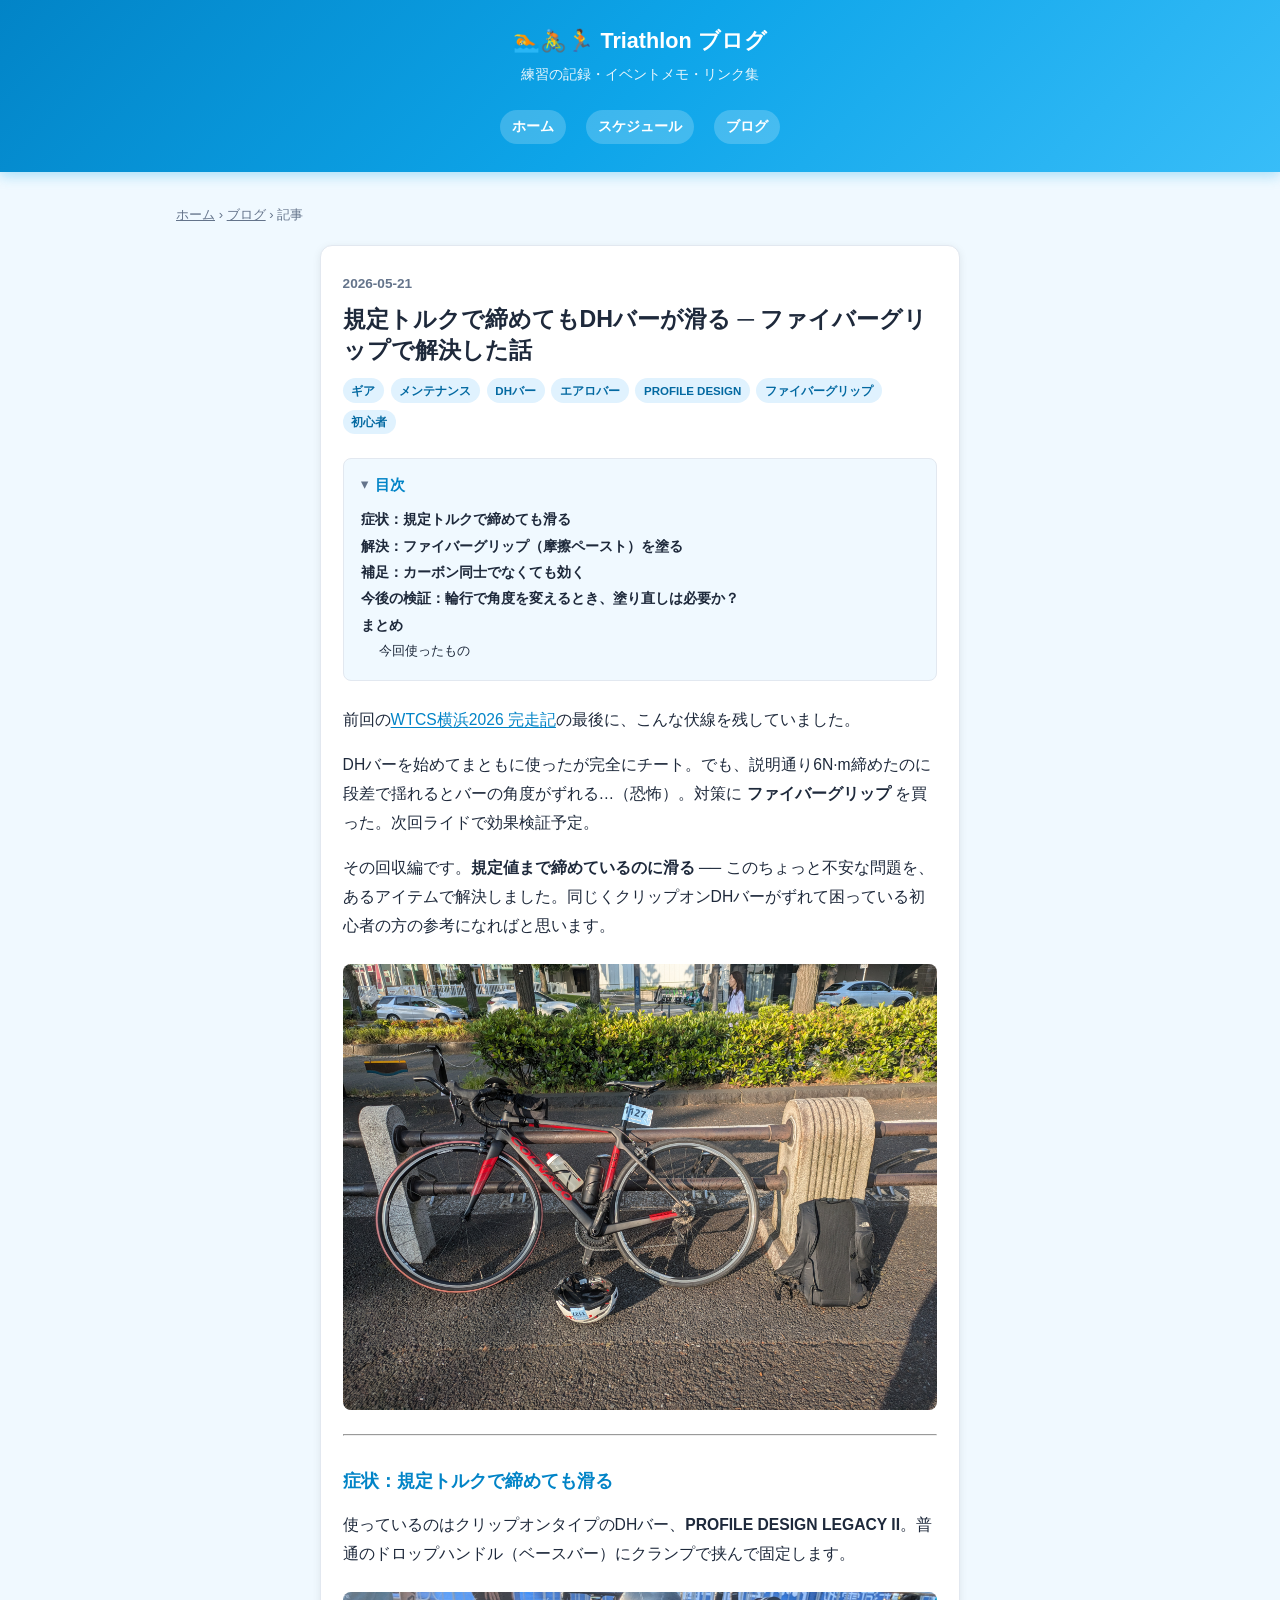
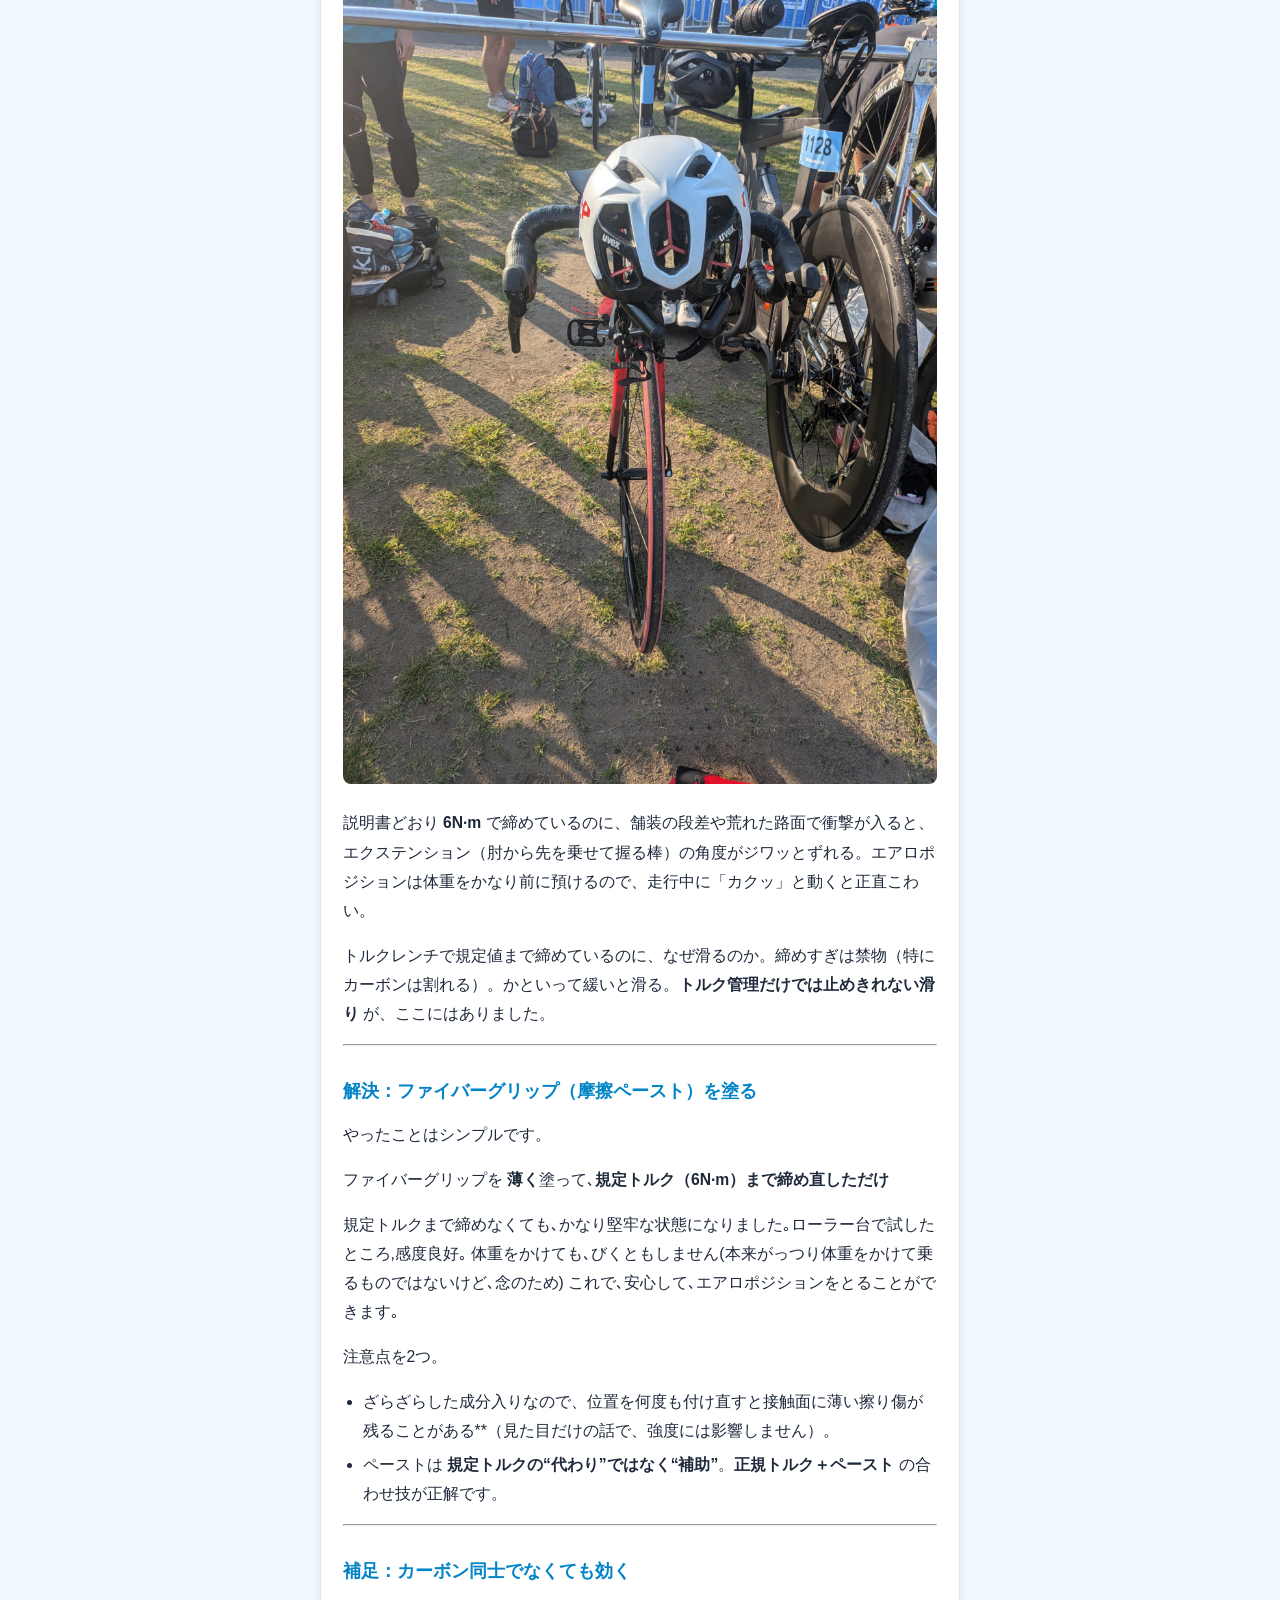
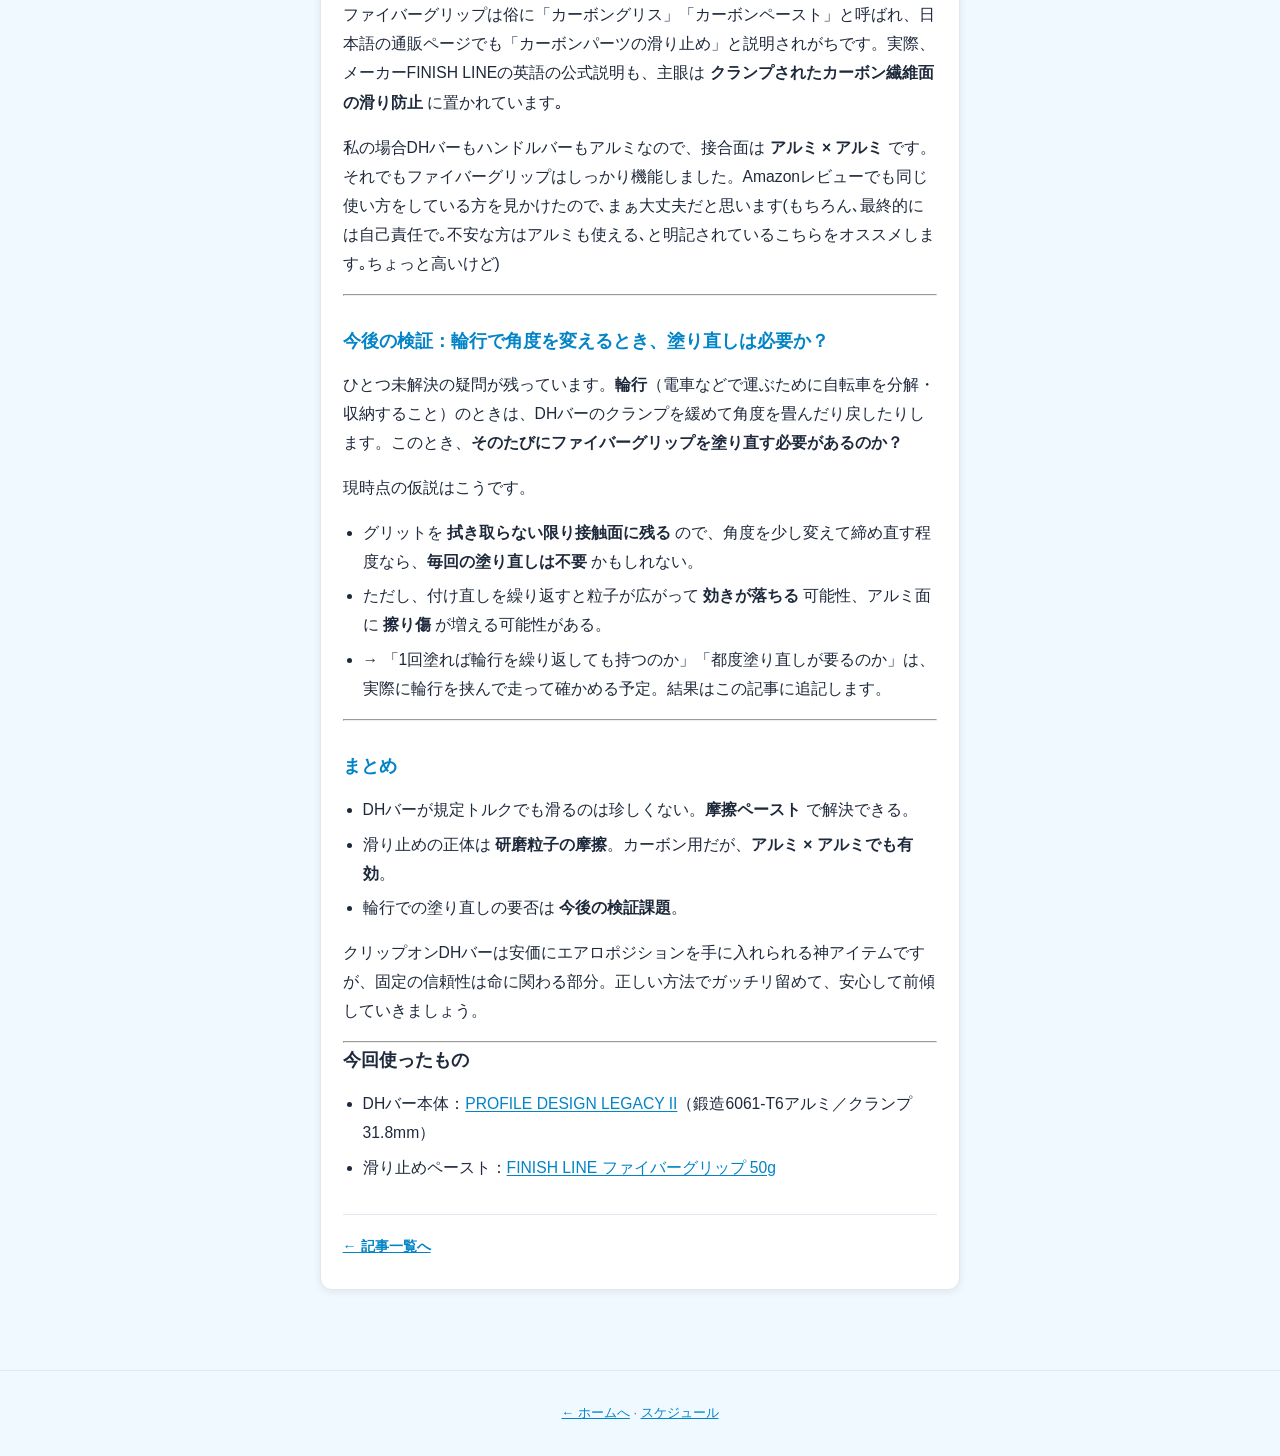
<file: blog/posts/2026-05-21-dh-bar-slip-fix.html>
<!DOCTYPE html>
<html lang="ja">
  <head>
    <meta charset="UTF-8" />
    <meta name="viewport" content="width=device-width, initial-scale=1.0" />
    <meta name="description" content="クリップオンDHバー（PROFILE DESIGN LEGACY II）を規定トルク6N·mで締めても、段差でエクステンションの角度がずれる。この「規定値まで締めているのに滑る」問題を、FINISH LINE ファイバーグリップ（摩擦ペースト）で解決した記録。補足として、カーボン同士でなくても効く理由（滑り止めの正体は研磨粒子の摩擦で素材を選ばない／Park Toolは「Carbon and Alloy」と明記）と、テープで径を太らせるのが危険な理由を解説。今後の検証として輪行時の塗り直しの要否も。" />
    <link rel="canonical" href="https://japason0502.github.io/Triathlon/blog/posts/2026-05-21-dh-bar-slip-fix.html" />
    <meta property="og:type" content="article" />
    <meta property="og:title" content="規定トルクで締めてもDHバーが滑る ─ ファイバーグリップで解決した話" />
    <meta property="og:description" content="クリップオンDHバー（PROFILE DESIGN LEGACY II）を規定トルク6N·mで締めても、段差でエクステンションの角度がずれる。この「規定値まで締めているのに滑る」問題を、FINISH LINE ファイバーグリップ（摩擦ペースト）で解決した記録。補足として、カーボン同士でなくても効く理由（滑り止めの正体は研磨粒子の摩擦で素材を選ばない／Park Toolは「Carbon and Alloy」と明記）と、テープで径を太らせるのが危険な理由を解説。今後の検証として輪行時の塗り直しの要否も。" />
    <meta property="og:url" content="https://japason0502.github.io/Triathlon/blog/posts/2026-05-21-dh-bar-slip-fix.html" />
    <title>規定トルクで締めてもDHバーが滑る ─ ファイバーグリップで解決した話 | Triathlon</title>
    <link rel="stylesheet" href="../../assets/css/base.css" />
    <link rel="stylesheet" href="../../assets/css/blog.css" />
    <script src="../../assets/js/analytics.js"></script>
    <script src="../../assets/js/toc.js" defer></script>
    <script async src="https://platform.twitter.com/widgets.js" charset="utf-8"></script>
  </head>
  <body>
    <header class="site-header">
      <h1>🏊🚴🏃 Triathlon ブログ</h1>
      <p>練習の記録・イベントメモ・リンク集</p>
      <nav class="site-nav" aria-label="サイト内">
        <a href="../../index.html">ホーム</a>
        <a href="../../schedule.html">スケジュール</a>
        <a href="../index.html">ブログ</a>
      </nav>
    </header>
    <main>
      <nav class="breadcrumb" aria-label="パンくず">
        <a href="../../index.html">ホーム</a> › <a href="../index.html">ブログ</a> › 記事
      </nav>
      <article class="post">
        <header class="post-header">
          <time datetime="2026-05-21">2026-05-21</time>
          <h1>規定トルクで締めてもDHバーが滑る ─ ファイバーグリップで解決した話</h1>
          <div class="post-tags"><span class="tag">ギア</span><span class="tag">メンテナンス</span><span class="tag">DHバー</span><span class="tag">エアロバー</span><span class="tag">PROFILE DESIGN</span><span class="tag">ファイバーグリップ</span><span class="tag">初心者</span></div>
        </header>
        <div class="post-body">
<p>前回の<a href="2026-05-17-yokohama-wts-finish.html">WTCS横浜2026 完走記</a>の最後に、こんな伏線を残していました。</p>
<blockquote>
<p>DHバーを始めてまともに使ったが完全にチート。でも、説明通り6N·m締めたのに段差で揺れるとバーの角度がずれる…（恐怖）。対策に <strong>ファイバーグリップ</strong> を買った。次回ライドで効果検証予定。</p>
</blockquote>
<p>その回収編です。<strong>規定値まで締めているのに滑る</strong> ── このちょっと不安な問題を、あるアイテムで解決しました。同じくクリップオンDHバーがずれて困っている初心者の方の参考になればと思います。</p>
<p><img alt="クリップオンDHバー（PROFILE DESIGN LEGACY II）を装着した愛車。前方に伸びているのがエクステンション" src="../../assets/img/races/2026-05-17_yokohama_wts/bike_unpacked.jpg" /></p>
<hr />
<h2>症状：規定トルクで締めても滑る</h2>
<p>使っているのはクリップオンタイプのDHバー、<strong>PROFILE DESIGN LEGACY II</strong>。普通のドロップハンドル（ベースバー）にクランプで挟んで固定します。</p>
<p><img alt="正面から見たところ。ベースバーにクランプで留めているこの接合部が、走行中の衝撃でずれる" src="../../assets/img/races/2026-05-17_yokohama_wts/transition_rack.jpg" /></p>
<p>説明書どおり <strong>6N·m</strong> で締めているのに、舗装の段差や荒れた路面で衝撃が入ると、エクステンション（肘から先を乗せて握る棒）の角度がジワッとずれる。エアロポジションは体重をかなり前に預けるので、走行中に「カクッ」と動くと正直こわい。</p>
<p>トルクレンチで規定値まで締めているのに、なぜ滑るのか。締めすぎは禁物（特にカーボンは割れる）。かといって緩いと滑る。<strong>トルク管理だけでは止めきれない滑り</strong> が、ここにはありました。</p>
<hr />
<h2>解決：ファイバーグリップ（摩擦ペースト）を塗る</h2>
<p>やったことはシンプルです。</p>
<p>ファイバーグリップを <strong>薄く</strong>塗って､<strong>規定トルク（6N·m）まで締め直しただけ</strong></p>
<p>規定トルクまで締めなくても､かなり堅牢な状態になりました｡ローラー台で試したところ,感度良好｡
体重をかけても､びくともしません(本来がっつり体重をかけて乗るものではないけど､念のため)
これで､安心して､エアロポジションをとることができます｡</p>
<p>注意点を2つ。</p>
<ul>
<li>ざらざらした成分入りなので、位置を何度も付け直すと接触面に薄い擦り傷が残ることがある**（見た目だけの話で、強度には影響しません）。</li>
<li>ペーストは <strong>規定トルクの“代わり”ではなく“補助”</strong>。<strong>正規トルク＋ペースト</strong> の合わせ技が正解です。</li>
</ul>
<hr />
<h2>補足：カーボン同士でなくても効く</h2>
<p>ファイバーグリップは俗に「カーボングリス」「カーボンペースト」と呼ばれ、日本語の通販ページでも「カーボンパーツの滑り止め」と説明されがちです。実際、メーカーFINISH LINEの英語の公式説明も、主眼は <strong>クランプされたカーボン繊維面の滑り防止</strong> に置かれています｡</p>
<p>私の場合DHバーもハンドルバーもアルミなので、接合面は <strong>アルミ × アルミ</strong> です。それでもファイバーグリップはしっかり機能しました。Amazonレビューでも同じ使い方をしている方を見かけたので､まぁ大丈夫だと思います(もちろん､最終的には自己責任で｡不安な方はアルミも使える､と明記されているこちらをオススメします｡ちょっと高いけど)</p>
<hr />
<h2>今後の検証：輪行で角度を変えるとき、塗り直しは必要か？</h2>
<p>ひとつ未解決の疑問が残っています。<strong>輪行</strong>（電車などで運ぶために自転車を分解・収納すること）のときは、DHバーのクランプを緩めて角度を畳んだり戻したりします。このとき、<strong>そのたびにファイバーグリップを塗り直す必要があるのか？</strong></p>
<p>現時点の仮説はこうです。</p>
<ul>
<li>グリットを <strong>拭き取らない限り接触面に残る</strong> ので、角度を少し変えて締め直す程度なら、<strong>毎回の塗り直しは不要</strong> かもしれない。</li>
<li>ただし、付け直しを繰り返すと粒子が広がって <strong>効きが落ちる</strong> 可能性、アルミ面に <strong>擦り傷</strong> が増える可能性がある。</li>
<li>→ 「1回塗れば輪行を繰り返しても持つのか」「都度塗り直しが要るのか」は、実際に輪行を挟んで走って確かめる予定。結果はこの記事に追記します。</li>
</ul>
<hr />
<h2>まとめ</h2>
<ul>
<li>DHバーが規定トルクでも滑るのは珍しくない。<strong>摩擦ペースト</strong> で解決できる。</li>
<li>滑り止めの正体は <strong>研磨粒子の摩擦</strong>。カーボン用だが、<strong>アルミ × アルミでも有効</strong>。</li>
<li>輪行での塗り直しの要否は <strong>今後の検証課題</strong>。</li>
</ul>
<p>クリップオンDHバーは安価にエアロポジションを手に入れられる神アイテムですが、固定の信頼性は命に関わる部分。正しい方法でガッチリ留めて、安心して前傾していきましょう。</p>
<hr />
<h3>今回使ったもの</h3>
<ul>
<li>DHバー本体：<a href="https://www.amazon.co.jp/dp/B0185OKVRY?tag=japason04-22">PROFILE DESIGN LEGACY II</a>（鍛造6061-T6アルミ／クランプ31.8mm）</li>
<li>滑り止めペースト：<a href="https://www.amazon.co.jp/dp/B0012RIEM6?tag=japason04-22">FINISH LINE ファイバーグリップ 50g</a></li>
</ul>
<!-- ★動画：第1号「DHバーずれ対処」動画が出来たらここに <iframe> 埋め込み -->
<!-- DRAFT: build_blog_manifest.py での .html 生成 と git push は手動。プレビュー確認後に公開すること -->
        </div>
        <footer class="post-footer">
          <a href="../index.html">← 記事一覧へ</a>
        </footer>
      </article>
    </main>
    <footer class="site-footer">
      <p><a href="../../index.html">← ホームへ</a> · <a href="../../schedule.html">スケジュール</a></p>
    </footer>
  </body>
</html>
</file>
<file: assets/css/base.css>
:root {
  --primary: #0ea5e9;
  --primary-dark: #0284c7;
  --bg: #f0f9ff;
  --card-bg: #fff;
  --text: #1e293b;
  --muted: #64748b;
  --border: #e2e8f0;
  --shadow: 0 2px 8px rgba(0, 0, 0, 0.08);
  --prose-max: 40rem;
}

html {
  scroll-behavior: smooth;
  scroll-padding-top: 1rem;
}

*,
*::before,
*::after {
  box-sizing: border-box;
  margin: 0;
  padding: 0;
}

body {
  font-family: "Helvetica Neue", Arial, "Hiragino Kaku Gothic ProN", sans-serif;
  background: var(--bg);
  color: var(--text);
  line-height: 1.6;
}

a {
  color: var(--primary-dark);
}

main {
  max-width: 960px;
  margin: 0 auto;
  padding: 2rem 1rem 3rem;
}

/* トップ「最近のブログ」・blog-list.js 共通 */
.post-list {
  display: flex;
  flex-direction: column;
  gap: 1rem;
}

.post-card {
  display: block;
  background: var(--card-bg);
  border: 1px solid var(--border);
  border-radius: 12px;
  padding: 1.1rem 1.25rem;
  box-shadow: var(--shadow);
  text-decoration: none;
  color: inherit;
  transition: transform 0.15s, box-shadow 0.15s;
}

.post-card:hover {
  transform: translateY(-2px);
  box-shadow: 0 6px 16px rgba(0, 0, 0, 0.1);
  border-color: var(--primary);
}

.post-card time {
  font-size: 0.8rem;
  color: var(--muted);
  font-weight: 600;
}

.post-card h2 {
  font-size: 1.05rem;
  font-weight: 700;
  margin-top: 0.35rem;
  line-height: 1.45;
}

.post-card .excerpt {
  margin-top: 0.5rem;
  font-size: 0.88rem;
  color: var(--muted);
  line-height: 1.5;
}

.blog-list-error,
.blog-list-empty {
  font-size: 0.9rem;
  color: var(--muted);
}
</file>
<file: assets/css/home.css>
/* トップ（index.html）専用 — base.css の後に読み込む */

/* ===== HERO ===== */
.hero {
  position: relative;
  height: 100svh;
  min-height: 480px;
  max-height: 800px;
  overflow: hidden;
  display: flex;
  align-items: flex-end;
}

.hero-bg {
  position: absolute;
  inset: 0;
  width: 100%;
  height: 100%;
  object-fit: cover;
  object-position: 65% 55%;
  filter: brightness(0.72);
}

.hero-overlay {
  position: relative;
  z-index: 1;
  width: 100%;
  padding: 3rem 2rem 2.5rem;
  background: linear-gradient(to top, rgba(0, 0, 0, 0.72) 0%, rgba(0, 0, 0, 0) 100%);
}

.hero-eyebrow {
  font-size: 0.75rem;
  font-weight: 700;
  letter-spacing: 0.2em;
  text-transform: uppercase;
  color: rgba(255, 255, 255, 0.7);
  margin-bottom: 0.5rem;
}

.hero-title {
  font-size: clamp(2.4rem, 7vw, 4.5rem);
  font-weight: 900;
  color: #fff;
  letter-spacing: 0.04em;
  line-height: 1.1;
  margin-bottom: 0.6rem;
}

.hero-sub {
  font-size: 1rem;
  color: rgba(255, 255, 255, 0.82);
  margin-bottom: 1.75rem;
  line-height: 1.6;
}

.hero-btns {
  display: flex;
  gap: 0.75rem;
  flex-wrap: wrap;
}

.hero-btn {
  display: inline-block;
  padding: 0.7rem 1.5rem;
  border-radius: 999px;
  font-size: 0.9rem;
  font-weight: 700;
  text-decoration: none;
  transition: transform 0.15s, box-shadow 0.15s;
}

.hero-btn:hover {
  transform: translateY(-2px);
  box-shadow: 0 6px 20px rgba(0, 0, 0, 0.3);
}

.hero-btn-primary {
  background: #0ea5e9;
  color: #fff;
}

.hero-btn-ghost {
  background: rgba(255, 255, 255, 0.18);
  color: #fff;
  backdrop-filter: blur(4px);
}

/* ===== SITE NAV（ヒーロー上） ===== */
body.layout-home .site-header {
  position: absolute;
  top: 0;
  left: 0;
  right: 0;
  z-index: 10;
  background: transparent;
  box-shadow: none;
  padding: 1rem 1.5rem;
  display: flex;
  align-items: center;
  justify-content: space-between;
}

body.layout-home .site-header-brand {
  font-size: 1rem;
  font-weight: 800;
  color: #fff;
  letter-spacing: 0.05em;
  text-decoration: none;
}

body.layout-home .site-nav {
  display: flex;
  gap: 0.25rem;
  flex-wrap: wrap;
  margin: 0;
  padding: 0;
}

body.layout-home .site-nav a {
  color: #fff;
  text-decoration: none;
  font-weight: 600;
  font-size: 0.9rem;
  padding: 0.35rem 0.75rem;
  border-radius: 999px;
  background: rgba(255, 255, 255, 0.15);
  backdrop-filter: blur(4px);
}

body.layout-home .site-nav a:hover {
  text-decoration: underline;
}

body.layout-home .site-nav a[aria-current="page"] {
  background: rgba(255, 255, 255, 0.3);
}

/* ===== DISCIPLINE STRIP ===== */
.disciplines {
  display: grid;
  grid-template-columns: repeat(3, 1fr);
  gap: 0;
}

.discipline {
  position: relative;
  height: 280px;
  overflow: hidden;
}

.discipline img {
  width: 100%;
  height: 100%;
  object-fit: cover;
  transition: transform 0.4s ease;
  display: block;
}

.discipline:hover img {
  transform: scale(1.05);
}

.discipline-label {
  position: absolute;
  bottom: 0;
  left: 0;
  right: 0;
  padding: 1.5rem 1rem 1rem;
  background: linear-gradient(to top, rgba(0, 0, 0, 0.65) 0%, transparent 100%);
  color: #fff;
  font-size: 1rem;
  font-weight: 800;
  letter-spacing: 0.06em;
  text-transform: uppercase;
}

.discipline-label span {
  display: block;
  font-size: 0.72rem;
  font-weight: 500;
  letter-spacing: 0.12em;
  opacity: 0.8;
  margin-bottom: 0.2rem;
}

.discipline img.img-focus-center {
  object-position: center 40%;
}

/* ===== MAIN（トップ内側） ===== */
.layout-home main {
  padding: 0;
  max-width: none;
}

.page-wrap {
  max-width: 960px;
  margin: 0 auto;
  padding: 2.5rem 1rem 4rem;
}

.page-wrap .section-title {
  font-size: 0.72rem;
  font-weight: 700;
  letter-spacing: 0.18em;
  text-transform: uppercase;
  color: var(--primary-dark);
  margin-bottom: 0.5rem;
}

.about-text {
  font-size: 0.95rem;
  color: var(--muted);
  line-height: 1.8;
  max-width: 38rem;
  margin-bottom: 2.5rem;
  border-left: 3px solid var(--primary);
  padding-left: 1rem;
}

/* ===== LANDING CARDS ===== */
.landing-cards {
  display: grid;
  grid-template-columns: repeat(auto-fill, minmax(280px, 1fr));
  gap: 1rem;
  margin-bottom: 3rem;
}

.landing-card {
  display: flex;
  flex-direction: column;
  background: var(--card-bg);
  border: 1px solid var(--border);
  border-radius: 16px;
  padding: 0;
  box-shadow: var(--shadow);
  text-decoration: none;
  color: inherit;
  overflow: hidden;
  transition: transform 0.2s, box-shadow 0.2s;
}

.landing-card:hover {
  transform: translateY(-4px);
  box-shadow: 0 12px 28px rgba(0, 0, 0, 0.12);
  border-color: var(--primary);
}

.card-accent {
  height: 5px;
}

.card-accent-blue {
  background: linear-gradient(90deg, #0284c7, #38bdf8);
}

.card-accent-teal {
  background: linear-gradient(90deg, #0d9488, #2dd4bf);
}

.landing-card .card-body {
  padding: 1.35rem 1.25rem 1.5rem;
  flex: 1;
  display: flex;
  flex-direction: column;
}

.card-icon {
  font-size: 1.8rem;
  margin-bottom: 0.6rem;
  line-height: 1;
}

.landing-card h2 {
  font-size: 1.05rem;
  font-weight: 800;
  color: var(--text);
  margin-bottom: 0.5rem;
}

.landing-card p {
  font-size: 0.88rem;
  color: var(--muted);
  line-height: 1.6;
  flex: 1;
}

.card-go {
  margin-top: 1rem;
  font-size: 0.82rem;
  font-weight: 700;
  color: var(--primary-dark);
  display: flex;
  align-items: center;
  gap: 0.25rem;
}

/* ===== トップのブログ抜粋 ===== */
.home-blog {
  border-top: 1px solid var(--border);
  padding-top: 2rem;
}

.home-blog-header {
  display: flex;
  align-items: baseline;
  justify-content: space-between;
  margin-bottom: 1.25rem;
}

.home-blog-header h2 {
  font-size: 1.1rem;
  font-weight: 800;
  color: var(--text);
}

.home-blog .more-link a {
  font-size: 0.85rem;
  font-weight: 700;
  color: var(--primary-dark);
  text-decoration: none;
}

.home-blog .more-link a:hover {
  text-decoration: underline;
}

/* ===== FOOTER（トップはダーク） ===== */
.layout-home .site-footer {
  background: #0f172a;
  color: rgba(255, 255, 255, 0.5);
  text-align: center;
  padding: 2rem 1rem;
  font-size: 0.78rem;
  border-top: none;
  margin-top: 0;
}

.layout-home .site-footer a {
  color: rgba(255, 255, 255, 0.65);
}

@media (max-width: 600px) {
  .disciplines {
    grid-template-columns: 1fr;
  }

  .discipline {
    height: 200px;
  }

  .hero-overlay {
    padding: 2rem 1.25rem 2rem;
  }

  body.layout-home .site-header {
    padding: 0.75rem 1rem;
  }
}
</file>
<file: assets/css/schedule.css>
/* 練習会スケジュール（schedule.html）— base.css の後に読み込む */

body.schedule-page main {
  margin: 2rem auto;
  padding: 0 1rem;
}

.schedule-page header {
  background: linear-gradient(135deg, #0284c7, #0ea5e9, #38bdf8);
  color: #fff;
  padding: 2.5rem 1.5rem 2rem;
  text-align: center;
  box-shadow: 0 4px 12px rgba(14, 165, 233, 0.3);
}

.schedule-page header h1 {
  font-size: 1.8rem;
  font-weight: 800;
}

.schedule-page header p {
  margin-top: 0.5rem;
  font-size: 0.9rem;
  opacity: 0.85;
}

.stats {
  display: flex;
  gap: 1rem;
  justify-content: center;
  margin-top: 1.2rem;
  flex-wrap: wrap;
}

.stat-chip {
  background: rgba(255, 255, 255, 0.2);
  padding: 0.3rem 0.9rem;
  border-radius: 999px;
  font-size: 0.85rem;
  font-weight: 600;
}

.schedule-page main > h2.section-title {
  font-size: 1.15rem;
  font-weight: 700;
  color: var(--primary-dark);
  margin: 2rem 0 1rem;
  padding-bottom: 0.4rem;
  border-bottom: 2px solid var(--primary);
}

.cards-grid {
  display: grid;
  grid-template-columns: repeat(auto-fill, minmax(280px, 1fr));
  gap: 1rem;
}

.schedule-page .card {
  background: var(--card-bg);
  border-radius: 12px;
  padding: 1.1rem 1.2rem;
  box-shadow: var(--shadow);
  border: 1px solid var(--border);
  text-decoration: none;
  color: inherit;
  display: block;
  transition: transform 0.15s, box-shadow 0.15s;
}

.schedule-page .card:hover {
  transform: translateY(-2px);
  box-shadow: 0 6px 16px rgba(0, 0, 0, 0.12);
  border-color: var(--primary);
}

.card-header {
  display: flex;
  justify-content: space-between;
  align-items: flex-start;
  margin-bottom: 0.75rem;
}

.date-badge {
  display: flex;
  flex-direction: column;
  gap: 0.1rem;
}

.date-main {
  font-size: 1rem;
  font-weight: 700;
  color: var(--primary-dark);
}

.weekday,
.time {
  font-size: 0.8rem;
  color: var(--muted);
}

.time {
  font-weight: 600;
}

.badge {
  font-size: 0.7rem;
  padding: 0.2rem 0.55rem;
  border-radius: 999px;
  font-weight: 700;
  white-space: nowrap;
}

.event-title {
  font-size: 0.95rem;
  font-weight: 700;
  line-height: 1.4;
  margin-bottom: 0.5rem;
}

.event-place {
  font-size: 0.82rem;
  color: var(--muted);
}

.past-section {
  opacity: 0.7;
}

.empty {
  color: var(--muted);
  text-align: center;
  padding: 2rem;
}

.loading {
  text-align: center;
  padding: 3rem;
  color: var(--muted);
  font-size: 1rem;
}

.schedule-page .site-footer {
  text-align: center;
  padding: 2rem 1rem;
  font-size: 0.8rem;
  color: var(--muted);
  border-top: 1px solid var(--border);
  margin-top: 3rem;
}

.schedule-page .site-footer a {
  color: var(--primary);
}

.schedule-page .site-footer p + p {
  margin-top: 0.3rem;
}

@media (max-width: 480px) {
  .schedule-page header h1 {
    font-size: 1.4rem;
  }

  .cards-grid {
    grid-template-columns: 1fr;
  }
}
</file>
<file: assets/css/blog.css>
/* ブログ記事・一覧 — base.css の後に読み込む */

.site-header {
  background: linear-gradient(135deg, #0284c7, #0ea5e9, #38bdf8);
  color: #fff;
  padding: 1.5rem 1rem 1.25rem;
  text-align: center;
  box-shadow: 0 4px 12px rgba(14, 165, 233, 0.3);
}

.site-header h1 {
  font-size: 1.35rem;
  font-weight: 800;
}

.site-header p {
  margin-top: 0.35rem;
  font-size: 0.85rem;
  opacity: 0.9;
}

.site-nav {
  display: flex;
  justify-content: center;
  gap: 0.5rem 1.25rem;
  flex-wrap: wrap;
  margin-top: 1rem;
  padding: 0.5rem;
}

.site-nav a {
  color: #fff;
  text-decoration: none;
  font-weight: 600;
  font-size: 0.9rem;
  padding: 0.35rem 0.75rem;
  border-radius: 999px;
  background: rgba(255, 255, 255, 0.2);
}

.site-nav a[aria-current="page"] {
  background: rgba(255, 255, 255, 0.35);
}

.site-nav a:hover {
  text-decoration: underline;
}

.page-title {
  font-size: 1.35rem;
  font-weight: 700;
  color: var(--primary-dark);
  margin-bottom: 0.5rem;
}

.page-lead {
  color: var(--muted);
  font-size: 0.95rem;
  margin-bottom: 1.75rem;
}

.breadcrumb {
  font-size: 0.82rem;
  color: var(--muted);
  margin-bottom: 1.25rem;
}

.breadcrumb a {
  color: var(--muted);
}

.breadcrumb a:hover {
  color: var(--primary-dark);
}

article.post {
  background: var(--card-bg);
  border: 1px solid var(--border);
  border-radius: 12px;
  padding: 1.5rem 1.35rem 2rem;
  box-shadow: var(--shadow);
  max-width: var(--prose-max);
  margin: 0 auto;
}

.post-header time {
  font-size: 0.85rem;
  color: var(--muted);
  font-weight: 600;
}

.post-header h1 {
  font-size: 1.45rem;
  font-weight: 800;
  line-height: 1.35;
  margin-top: 0.5rem;
  color: var(--text);
}

.post-tags {
  margin-top: 0.75rem;
  display: flex;
  flex-wrap: wrap;
  gap: 0.4rem;
}

.tag {
  font-size: 0.72rem;
  font-weight: 700;
  padding: 0.2rem 0.55rem;
  border-radius: 999px;
  background: #e0f2fe;
  color: #0369a1;
}

.post-toc {
  margin-top: 1.5rem;
  padding: 0.85rem 1.1rem;
  background: var(--bg);
  border: 1px solid var(--border);
  border-radius: 8px;
  font-size: 0.9rem;
}

.post-toc summary {
  cursor: pointer;
  font-weight: 700;
  color: var(--primary-dark);
  font-size: 0.95rem;
  list-style: none;
  display: flex;
  align-items: center;
  gap: 0.4rem;
}

.post-toc summary::-webkit-details-marker {
  display: none;
}

.post-toc summary::before {
  content: "▸";
  display: inline-block;
  color: var(--muted);
  font-size: 0.8rem;
  transition: transform 0.15s ease;
}

.post-toc[open] summary::before {
  transform: rotate(90deg);
}

.post-toc ul {
  margin: 0.75rem 0 0;
  padding: 0;
  list-style: none;
}

.post-toc li {
  margin: 0.3rem 0;
  line-height: 1.5;
}

.post-toc a {
  color: var(--text);
  text-decoration: none;
}

.post-toc a:hover {
  color: var(--primary-dark);
  text-decoration: underline;
}

.post-toc-h2 {
  font-weight: 600;
}

.post-toc-h3 {
  padding-left: 1.1rem;
  font-size: 0.92em;
}

.post-toc-h4 {
  padding-left: 2.2rem;
  font-size: 0.85em;
  color: var(--muted);
}

.post-toc-h4 a {
  color: var(--muted);
}

.post-body {
  margin-top: 1.5rem;
  font-size: 0.98rem;
  line-height: 1.85;
}

.post-body img {
  max-width: 100%;
  height: auto;
  display: block;
  margin: 1.5rem auto;
  border-radius: 8px;
}

.post-body video {
  max-width: 100%;
  height: auto;
  display: block;
  margin: 1.5rem auto;
  border-radius: 8px;
}

.post-body iframe {
  max-width: 100%;
  display: block;
  margin: 1.5rem auto;
  border-radius: 8px;
  aspect-ratio: 16 / 9;
  width: 100%;
}

.post-body table {
  border-collapse: collapse;
  margin: 1rem 0;
  width: 100%;
  font-size: 0.92rem;
}

.post-body th,
.post-body td {
  border: 1px solid var(--border);
  padding: 0.4rem 0.7rem;
}

.post-body th {
  background: #f1f5f9;
}

.post-body h2 {
  font-size: 1.15rem;
  margin: 1.75rem 0 0.75rem;
  color: var(--primary-dark);
}

.post-body h2:first-child {
  margin-top: 0;
}

.post-body p {
  margin-bottom: 1rem;
}

.post-body ul,
.post-body ol {
  margin: 0.75rem 0 1rem 1.25rem;
}

.post-body li {
  margin-bottom: 0.35rem;
}

.post-body a {
  text-underline-offset: 2px;
}

.post-footer {
  margin-top: 2rem;
  padding-top: 1.25rem;
  border-top: 1px solid var(--border);
  font-size: 0.88rem;
}

.post-footer a {
  font-weight: 600;
}

.site-footer {
  text-align: center;
  padding: 2rem 1rem;
  font-size: 0.8rem;
  color: var(--muted);
  border-top: 1px solid var(--border);
  margin-top: 2rem;
}

@media (max-width: 480px) {
  .site-header h1 {
    font-size: 1.15rem;
  }

  .post-header h1 {
    font-size: 1.25rem;
  }
}
</file>
